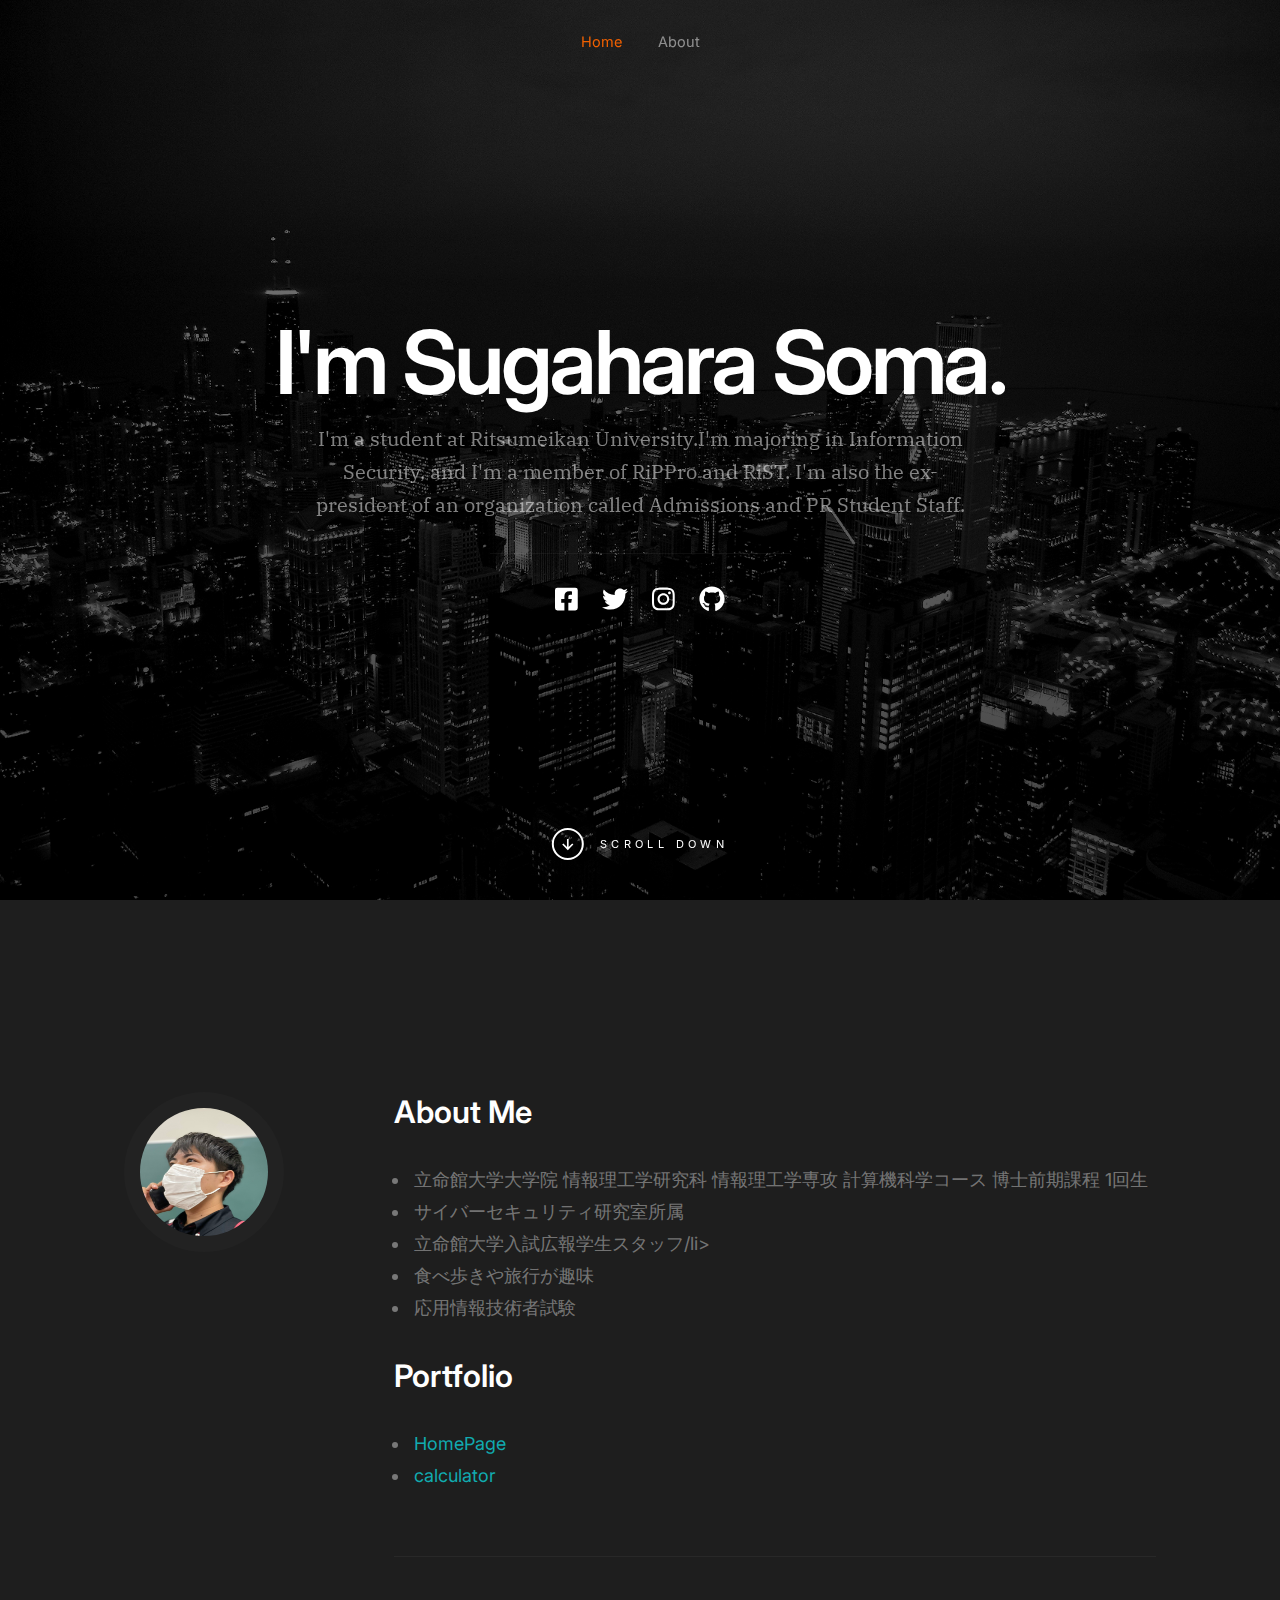
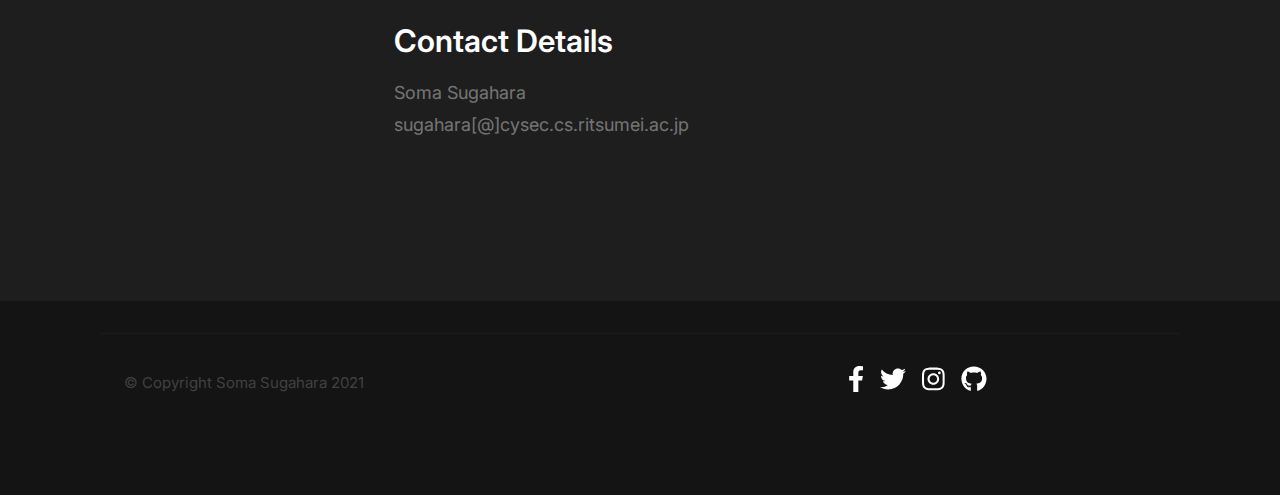
<file: index.html>
<!DOCTYPE html>
<html class="no-js" lang="en">

    <head>

        <!--- basic page needs
    ================================================== -->
        <meta charset="utf-8">
        <title>Soma Sugahara portfolio</title>
        <meta name="description" content="">
        <meta name="author" content="">

        <!-- mobile specific metas
    ================================================== -->
        <meta name="viewport" content="width=device-width, initial-scale=1">

        <!-- CSS
    ================================================== -->
        <link rel="stylesheet" href="css/styles.css">
        <link rel="stylesheet" href="css/vendor.css">

        <!-- script
    ================================================== -->
        <script defer src="js/vendor/fontawesome/all.min.js"></script>

        <!-- favicons
    ================================================== -->
        <link rel="apple-touch-icon" sizes="180x180" href="apple-touch-icon.png">
        <link rel="icon" type="image/png" sizes="32x32" href="favicon-32x32.png">
        <link rel="icon" type="image/png" sizes="16x16" href="favicon-16x16.png">
        <link rel="manifest" href="site.webmanifest">

    </head>


    <!-- このサイトはどっかのをめちゃくちゃパクってるだけなのでおかしいところが多数あります．ご了承ください． -->

    <body id="top" class="ss-preload">


        <!-- preloader
    ================================================== -->
        <div id="preloader">
            <div id="loader"></div>
        </div>


        <!-- header
    ================================================== -->
        <header class="s-header">
            <div class="row s-header__nav-wrap">
                <nav class="s-header__nav">
                    <ul>
                        <li class="current"><a class="smoothscroll" href="#hero">Home</a></li>
                        <li><a class="smoothscroll" href="#about">About</a></li>
                    </ul>
                </nav>
            </div> <!-- end row -->

            <a class="s-header__menu-toggle" href="#0" title="Menu">
                <span class="s-header__menu-icon"></span>
            </a>
        </header> <!-- end s-header -->


        <!-- hero
    ================================================== -->
        <section id="home" class="s-hero target-section">

            <div class="s-hero__bg rellax" data-rellax-speed="-7"></div>

            <div class="row s-hero__content">
                <div class="column">

                    <div class="s-hero__content-about">

                        <h1>I'm Sugahara Soma.</h1>

                        <h3>
                            I'm a student at Ritsumeikan University.I'm majoring in Information Security, and
                            I'm a member of RiPPro and RiST.
                            I'm also the ex-president of an organization called Admissions and PR Student Staff.
                        </h3>

                        <div class="s-hero__content-social">
                            <a href="https://www.facebook.com/profile.php?id=100034691776830"><i
                                    class="fab fa-facebook-square" aria-hidden="true"></i></a>
                            <a href="https://twitter.com/cork__0158"><i class="fab fa-twitter"
                                    aria-hidden="true"></i></a>
                            <a href="https://www.instagram.com/suga___1795/"><i class="fab fa-instagram"
                                    aria-hidden="true"></i></a>
                            <a href="https://github.com/Cork0158"><i class="fab fa-github" aria-hidden="true"></i></a>
                        </div>

                    </div> <!-- end s-hero__content-about -->

                </div>
            </div> <!-- s-hero__content -->

            <div class="s-hero__scroll">
                <a href="#about" class="s-hero__scroll-link smoothscroll">
                    <span class="scroll-arrow">
                        <svg xmlns="http://www.w3.org/2000/svg" width="24" height="24" viewBox="0 0 24 24"
                            style="fill:rgba(0, 0, 0, 1);transform:;-ms-filter:">
                            <path
                                d="M18.707 12.707L17.293 11.293 13 15.586 13 6 11 6 11 15.586 6.707 11.293 5.293 12.707 12 19.414z">
                            </path>
                        </svg>
                    </span>
                    <span class="scroll-text">Scroll Down</span>
                </a>
            </div> <!-- s-hero__scroll -->

        </section> <!-- end s-hero -->


        <!-- about
    ================================================== -->
        <section id="about" class="s-about target-section">

            <div class="row">
                <div class="column large-3 tab-12">
                    <img class="s-about__pic" src="images/avatars/soma-02.jpg" alt="">
                </div>
                <div class="column large-9 tab-12 s-about__content">
                    <h3>About Me</h3>
                    <p>
                        <ul>
                            <li>立命館大学大学院 情報理工学研究科 情報理工学専攻 計算機科学コース 博士前期課程 1回生</li>
                            <li>サイバーセキュリティ研究室所属</li>
                            <li>立命館大学入試広報学生スタッフ/li>
                            <li>食べ歩きや旅行が趣味</li>
                            <li>応用情報技術者試験</li>
                        </ul>
                    </p>
                    <h3>Portfolio</h3>
                    <p>
                        <ul>
                            <li><a href="https://cork0158.github.io/">HomePage</a></li>
                            <li><a href="https://cork0158.github.io/calapp.html">calculator</a></li>
                        </ul>
                    </p>

                    <hr>

                    <div class="row s-about__content-bottom">
                        <div class="column w-1000-stack">
                            <h3>Contact Details</h3>

                            <p>
                                Soma Sugahara <br>
                                <a>sugahara[@]cysec.cs.ritsumei.ac.jp</a>
                            </p>

                        </div>
                    </div>
                </div>
                
            </div> <!-- end row -->

        </section> <!-- end s-about -->


        <!-- footer
    ================================================== -->
        <footer class="s-footer">
            <div class="row">
                <div class="column large-4 medium-6 w-1000-stack s-footer__social-block">
                    <ul class="s-footer__social">
                        <li><a href="https://www.facebook.com/profile.php?id=100034691776830"><i
                                    class="fab fa-facebook-f" aria-hidden="true"></i></a></li>
                        <li><a href="https://twitter.com/cork__0158"><i class="fab fa-twitter"
                                    aria-hidden="true"></i></a></li>
                        <li><a href="https://www.instagram.com/suga___1795/"><i class="fab fa-instagram"
                                    aria-hidden="true"></i></a></li>
                        <li><a href="https://github.com/Cork0158"><i class="fab fa-github" aria-hidden="true"></i></a>
                        </li>
                    </ul>
                </div>

                <div class="column large-7 medium-6 w-1000-stack ss-copyright">
                    <span>© Copyright Soma Sugahara 2021</span>
                </div>
            </div>

            <div class="ss-go-top">
                <a class="smoothscroll" title="Back to Top" href="#top">
                    <svg xmlns="http://www.w3.org/2000/svg" viewBox="0 0 24 24">
                        <path d="M6 4h12v2H6zm5 10v6h2v-6h5l-6-6-6 6z" />
                    </svg>
                </a>
            </div> <!-- end ss-go-top -->
        </footer>


        <!-- Java Script
    ================================================== -->
        <script src="js/plugins.js"></script>
        <script src="js/main.js"></script>

    </body>

</html>
</file>
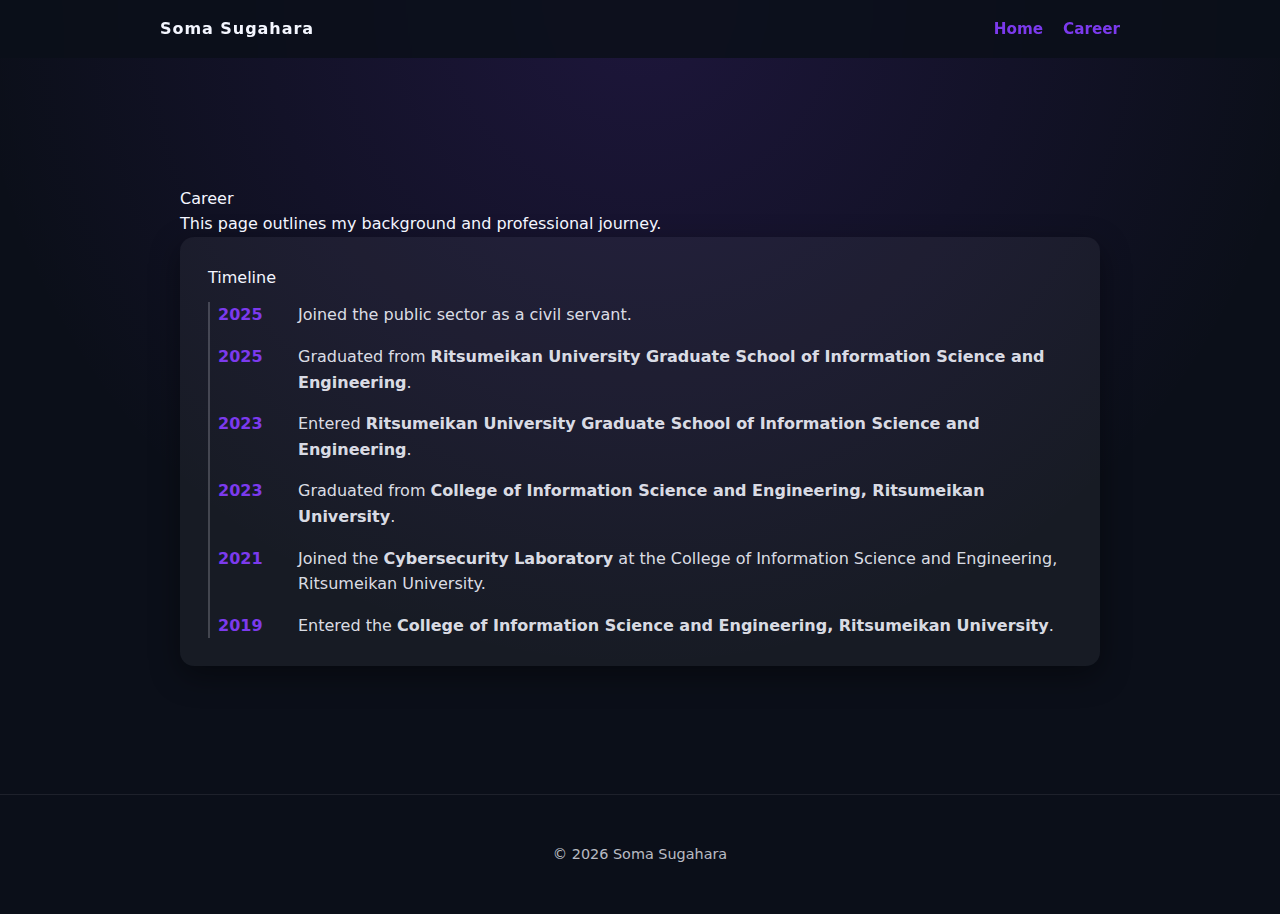
<file: career/index.html>
<!DOCTYPE html><html class="no-js" lang="en"> <head><meta charset="utf-8"><title>Career</title><meta name="viewport" content="width=device-width, initial-scale=1"><meta name="referrer" content="strict-origin-when-cross-origin"><!-- Content Security Policy (basic static site configuration) --><!--
      In development, Vite/React injects styles and hydration scripts inline, so we allow
      'unsafe-inline' for both styles and scripts. For production, this is still relatively
      safe for a static personal site, but you may tighten CSP with nonces if needed.
    --><meta http-equiv="Content-Security-Policy" content="default-src 'self'; frame-ancestors 'none'; script-src 'self' 'unsafe-inline'; style-src 'self' 'unsafe-inline' https://fonts.googleapis.com; font-src 'self' https://fonts.gstatic.com; img-src 'self' data: https://images.unsplash.com; connect-src 'self';"><!-- Google Fonts: Noto Sans JP --><link rel="preconnect" href="https://fonts.googleapis.com"><link rel="preconnect" href="https://fonts.gstatic.com" crossorigin><link href="https://fonts.googleapis.com/css2?family=Noto+Sans+JP:wght@300;400;500;700&display=swap" rel="stylesheet"><link rel="stylesheet" href="/_astro/career.BYy-MYFJ.css"></head> <body id="top" class="ss-preload">  <header> <nav> <div class="brand">Soma Sugahara</div> <ul> <li><a href="/">Home</a></li> <li><a href="/career">Career</a></li> </ul> </nav> </header> <main> <section class="section"> <h1>Career</h1> <p>This page outlines my background and professional journey.</p> <div class="card"> <h3>Timeline</h3> <div class="timeline"> <div class="timeline__item"> <div class="timeline__date">2025</div> <div class="timeline__detail">
Joined the public sector as a civil servant.
</div> </div> <div class="timeline__item"> <div class="timeline__date">2025</div> <div class="timeline__detail">
Graduated from <strong>Ritsumeikan University Graduate School of Information Science and Engineering</strong>.
</div> </div> <div class="timeline__item"> <div class="timeline__date">2023</div> <div class="timeline__detail">
Entered <strong>Ritsumeikan University Graduate School of Information Science and Engineering</strong>.
</div> </div> <div class="timeline__item"> <div class="timeline__date">2023</div> <div class="timeline__detail">
Graduated from <strong>College of Information Science and Engineering, Ritsumeikan University</strong>.
</div> </div> <div class="timeline__item"> <div class="timeline__date">2021</div> <div class="timeline__detail">
Joined the <strong>Cybersecurity Laboratory</strong> at the College of Information Science and Engineering, Ritsumeikan University.
</div> </div> <div class="timeline__item"> <div class="timeline__date">2019</div> <div class="timeline__detail">
Entered the <strong>College of Information Science and Engineering, Ritsumeikan University</strong>.
</div> </div> </div> </div> </section> </main> <footer class="footer"> <p>© 2026 Soma Sugahara</p> </footer>  </body></html>
</file>
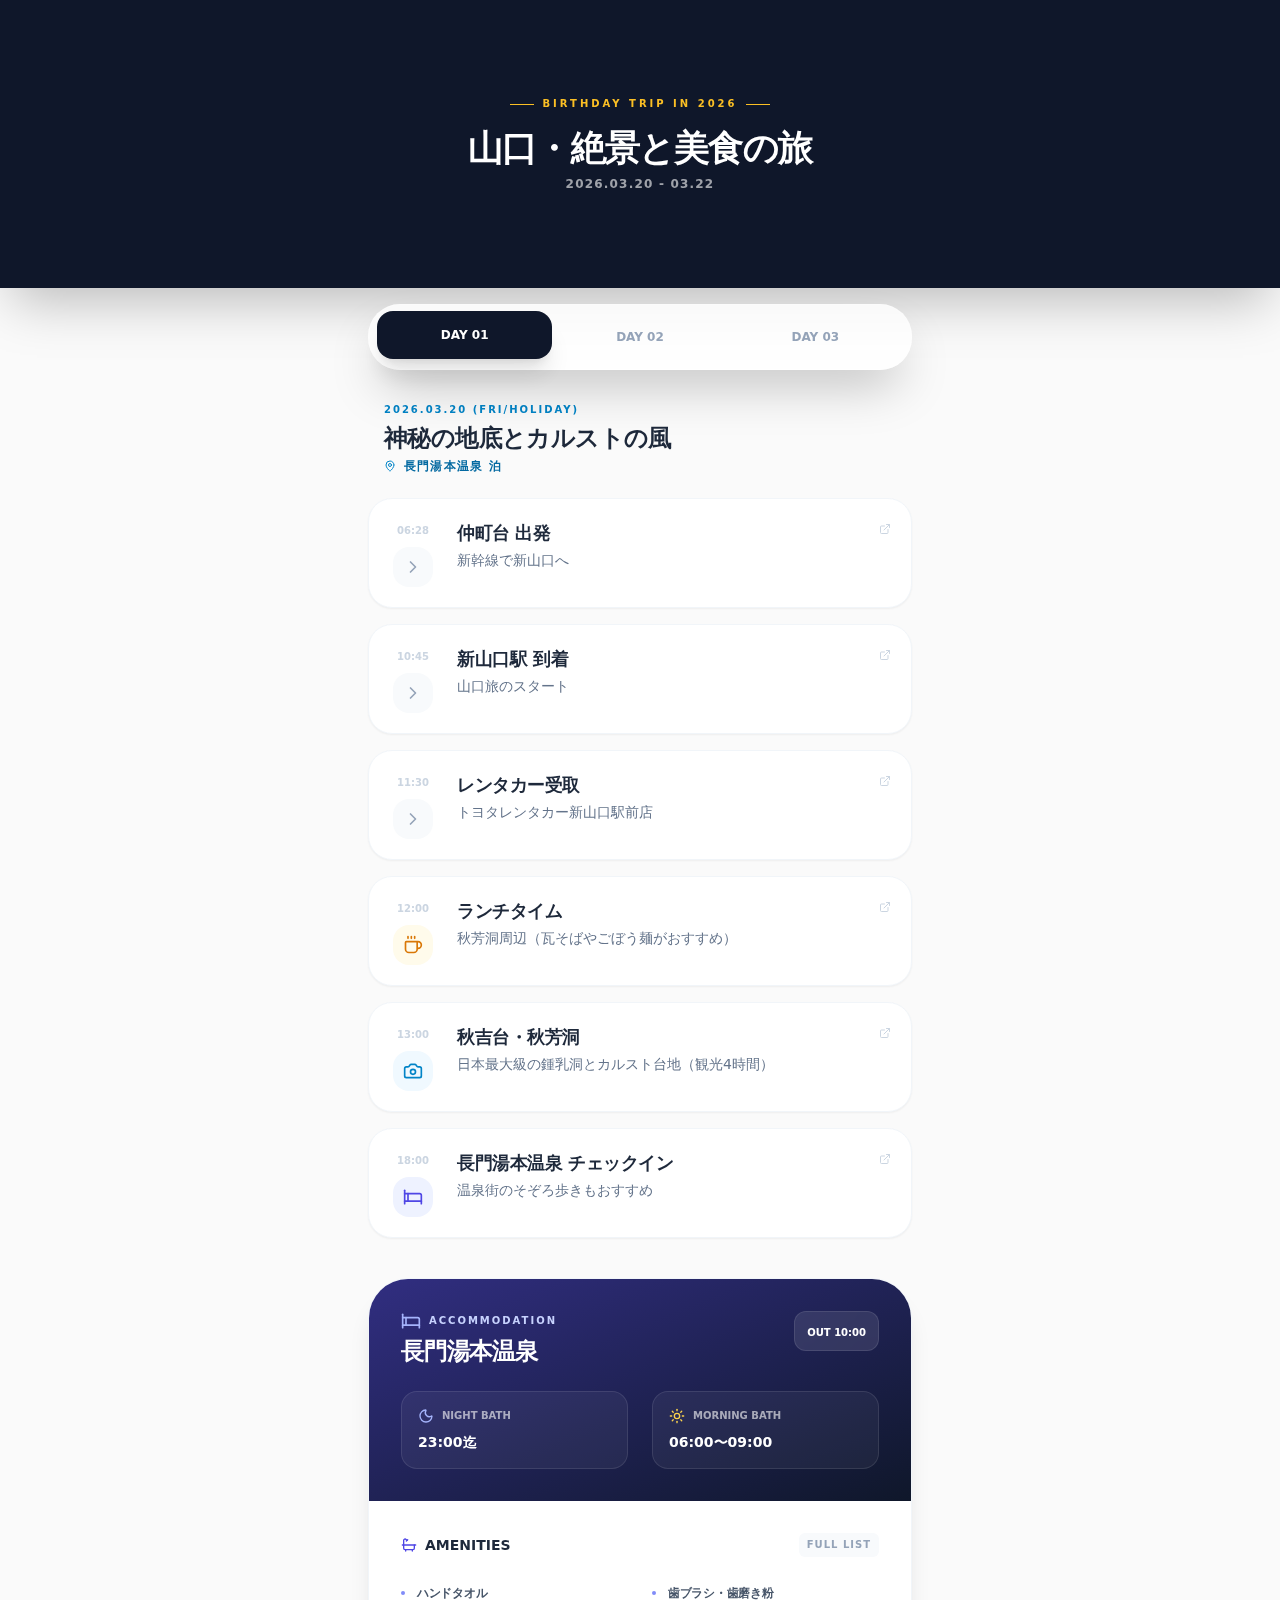
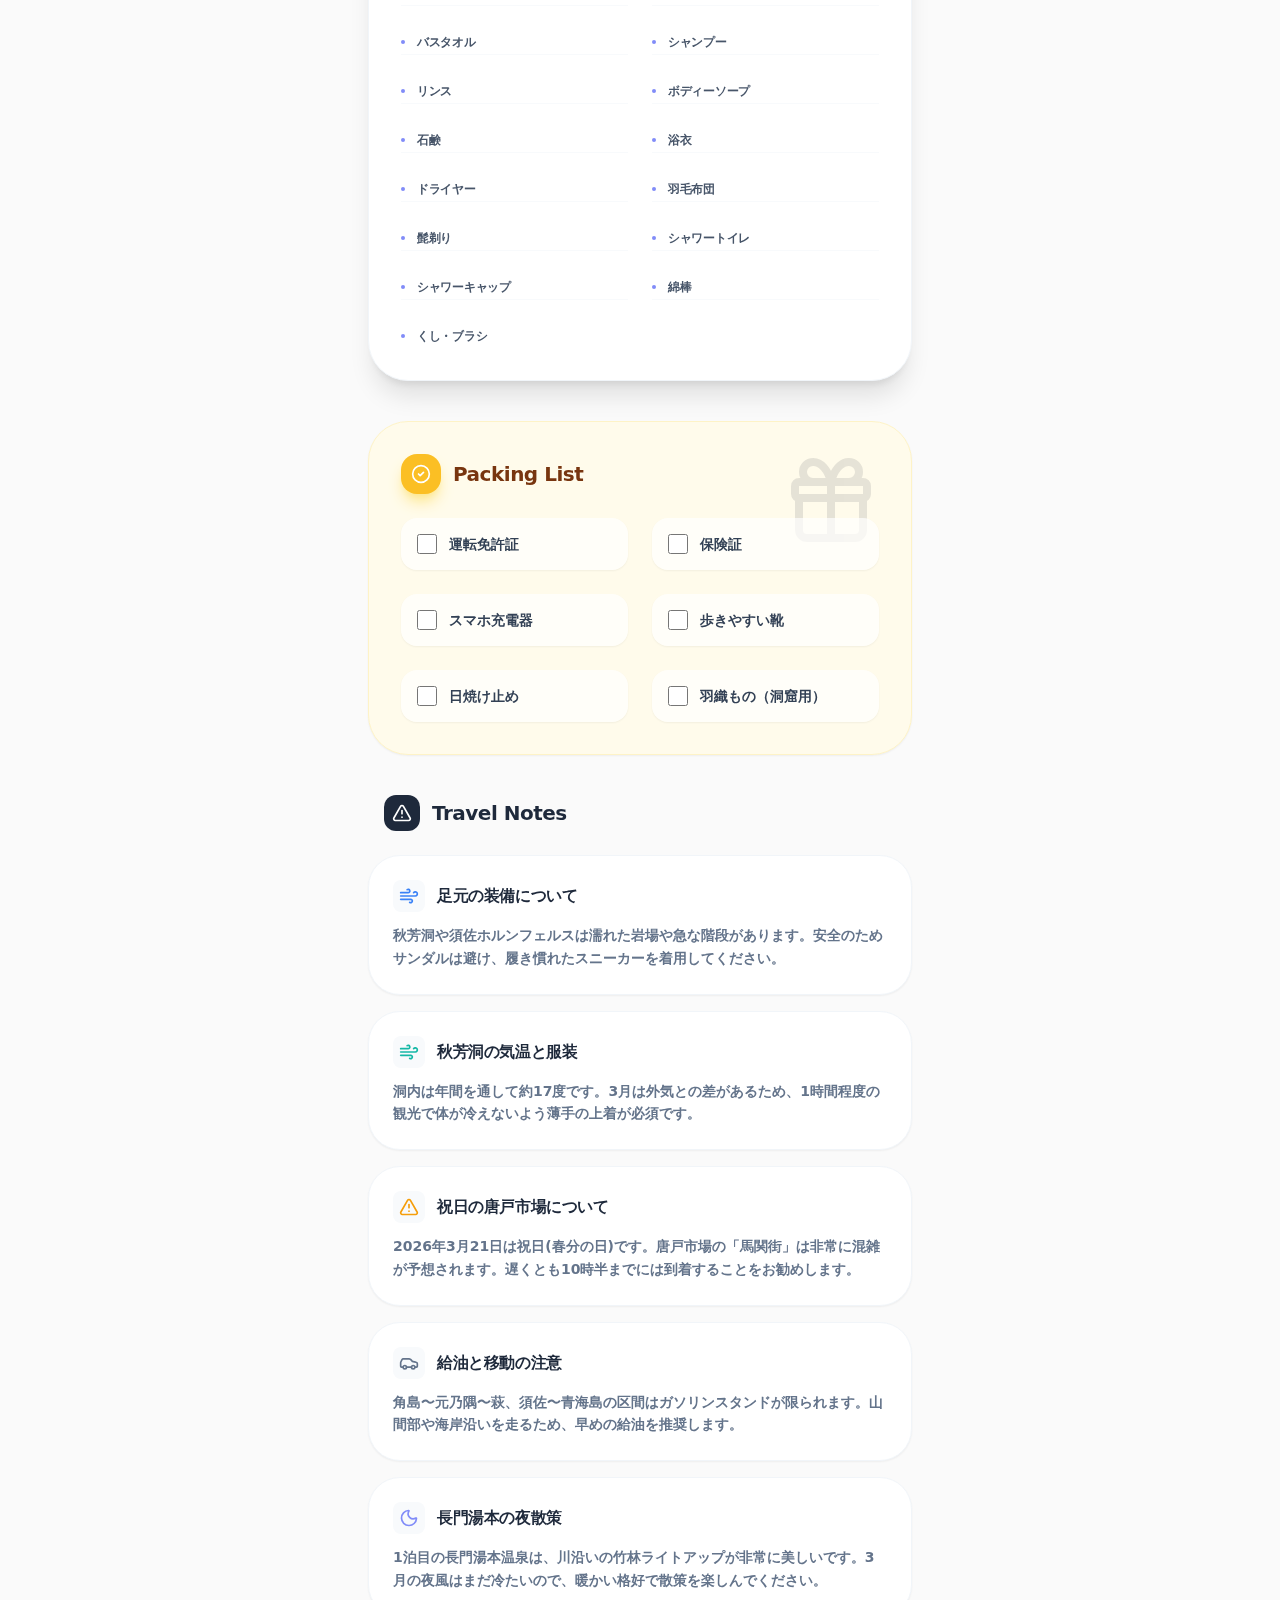
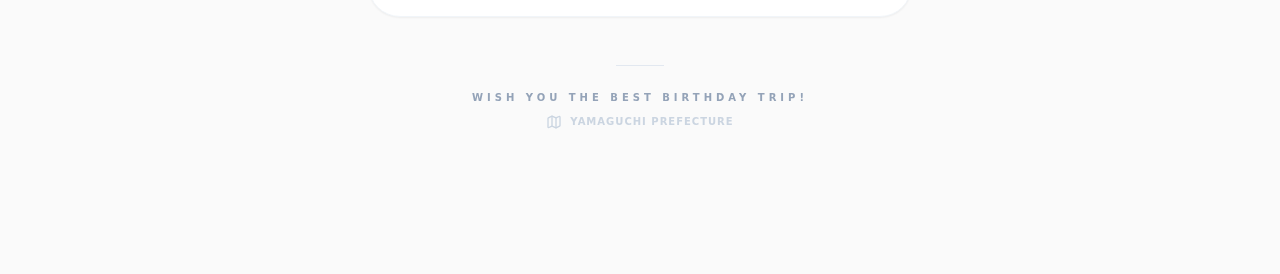
<file: trip/index.html>
<!DOCTYPE html><html class="no-js" lang="en"> <head><meta charset="utf-8"><title>Yamaguchi Trip</title><meta name="viewport" content="width=device-width, initial-scale=1"><meta name="referrer" content="strict-origin-when-cross-origin"><!-- Content Security Policy (basic static site configuration) --><!--
      In development, Vite/React injects styles and hydration scripts inline, so we allow
      'unsafe-inline' for both styles and scripts. For production, this is still relatively
      safe for a static personal site, but you may tighten CSP with nonces if needed.
    --><meta http-equiv="Content-Security-Policy" content="default-src 'self'; frame-ancestors 'none'; script-src 'self' 'unsafe-inline'; style-src 'self' 'unsafe-inline' https://fonts.googleapis.com; font-src 'self' https://fonts.gstatic.com; img-src 'self' data: https://images.unsplash.com; connect-src 'self';"><!-- Google Fonts: Noto Sans JP --><link rel="preconnect" href="https://fonts.googleapis.com"><link rel="preconnect" href="https://fonts.gstatic.com" crossorigin><link href="https://fonts.googleapis.com/css2?family=Noto+Sans+JP:wght@300;400;500;700&display=swap" rel="stylesheet"><link rel="stylesheet" href="/_astro/career.BYy-MYFJ.css"></head> <body id="top" class="ss-preload">  <style>astro-island,astro-slot,astro-static-slot{display:contents}</style><script>(()=>{var e=async t=>{await(await t())()};(self.Astro||(self.Astro={})).load=e;window.dispatchEvent(new Event("astro:load"));})();</script><script>(()=>{var A=Object.defineProperty;var g=(i,o,a)=>o in i?A(i,o,{enumerable:!0,configurable:!0,writable:!0,value:a}):i[o]=a;var d=(i,o,a)=>g(i,typeof o!="symbol"?o+"":o,a);{let i={0:t=>m(t),1:t=>a(t),2:t=>new RegExp(t),3:t=>new Date(t),4:t=>new Map(a(t)),5:t=>new Set(a(t)),6:t=>BigInt(t),7:t=>new URL(t),8:t=>new Uint8Array(t),9:t=>new Uint16Array(t),10:t=>new Uint32Array(t),11:t=>1/0*t},o=t=>{let[l,e]=t;return l in i?i[l](e):void 0},a=t=>t.map(o),m=t=>typeof t!="object"||t===null?t:Object.fromEntries(Object.entries(t).map(([l,e])=>[l,o(e)]));class y extends HTMLElement{constructor(){super(...arguments);d(this,"Component");d(this,"hydrator");d(this,"hydrate",async()=>{var b;if(!this.hydrator||!this.isConnected)return;let e=(b=this.parentElement)==null?void 0:b.closest("astro-island[ssr]");if(e){e.addEventListener("astro:hydrate",this.hydrate,{once:!0});return}let c=this.querySelectorAll("astro-slot"),n={},h=this.querySelectorAll("template[data-astro-template]");for(let r of h){let s=r.closest(this.tagName);s!=null&&s.isSameNode(this)&&(n[r.getAttribute("data-astro-template")||"default"]=r.innerHTML,r.remove())}for(let r of c){let s=r.closest(this.tagName);s!=null&&s.isSameNode(this)&&(n[r.getAttribute("name")||"default"]=r.innerHTML)}let p;try{p=this.hasAttribute("props")?m(JSON.parse(this.getAttribute("props"))):{}}catch(r){let s=this.getAttribute("component-url")||"<unknown>",v=this.getAttribute("component-export");throw v&&(s+=` (export ${v})`),console.error(`[hydrate] Error parsing props for component ${s}`,this.getAttribute("props"),r),r}let u;await this.hydrator(this)(this.Component,p,n,{client:this.getAttribute("client")}),this.removeAttribute("ssr"),this.dispatchEvent(new CustomEvent("astro:hydrate"))});d(this,"unmount",()=>{this.isConnected||this.dispatchEvent(new CustomEvent("astro:unmount"))})}disconnectedCallback(){document.removeEventListener("astro:after-swap",this.unmount),document.addEventListener("astro:after-swap",this.unmount,{once:!0})}connectedCallback(){if(!this.hasAttribute("await-children")||document.readyState==="interactive"||document.readyState==="complete")this.childrenConnectedCallback();else{let e=()=>{document.removeEventListener("DOMContentLoaded",e),c.disconnect(),this.childrenConnectedCallback()},c=new MutationObserver(()=>{var n;((n=this.lastChild)==null?void 0:n.nodeType)===Node.COMMENT_NODE&&this.lastChild.nodeValue==="astro:end"&&(this.lastChild.remove(),e())});c.observe(this,{childList:!0}),document.addEventListener("DOMContentLoaded",e)}}async childrenConnectedCallback(){let e=this.getAttribute("before-hydration-url");e&&await import(e),this.start()}async start(){let e=JSON.parse(this.getAttribute("opts")),c=this.getAttribute("client");if(Astro[c]===void 0){window.addEventListener(`astro:${c}`,()=>this.start(),{once:!0});return}try{await Astro[c](async()=>{let n=this.getAttribute("renderer-url"),[h,{default:p}]=await Promise.all([import(this.getAttribute("component-url")),n?import(n):()=>()=>{}]),u=this.getAttribute("component-export")||"default";if(!u.includes("."))this.Component=h[u];else{this.Component=h;for(let f of u.split("."))this.Component=this.Component[f]}return this.hydrator=p,this.hydrate},e,this)}catch(n){console.error(`[astro-island] Error hydrating ${this.getAttribute("component-url")}`,n)}}attributeChangedCallback(){this.hydrate()}}d(y,"observedAttributes",["props"]),customElements.get("astro-island")||customElements.define("astro-island",y)}})();</script><astro-island uid="Z1lRdrm" prefix="r1" component-url="/_astro/TripPage.3ikxPnCf.js" component-export="default" renderer-url="/_astro/client.Dc9Vh3na.js" props="{}" ssr client="load" opts="{&quot;name&quot;:&quot;TripPage&quot;,&quot;value&quot;:true}" await-children><div class="min-h-screen bg-neutral-50 font-sans text-slate-900 pb-20"><header class="relative h-72 bg-slate-900 overflow-hidden shadow-2xl"><div class="absolute inset-0 bg-[url(&#x27;https://images.unsplash.com/photo-1493246507139-91e8bef99c17?auto=format&amp;fit=crop&amp;q=80&#x27;)] bg-cover bg-center opacity-50"></div><div class="absolute inset-0 bg-gradient-to-t from-slate-900 via-slate-900/40 to-transparent"></div><div class="relative h-full flex flex-col items-center justify-center text-center px-6"><div class="flex items-center gap-2 mb-4"><div class="h-[1px] w-6 bg-amber-400"></div><span class="text-amber-400 text-[10px] font-black tracking-[0.3em] uppercase">Birthday Trip in 2026</span><div class="h-[1px] w-6 bg-amber-400"></div></div><h1 class="text-4xl font-black text-white mb-2 tracking-tighter">山口・絶景と美食の旅</h1><p class="text-white/60 text-xs font-bold tracking-widest uppercase">2026.03.20 - 03.22</p></div></header><main class="max-w-xl mx-auto px-4 -mt-12 relative z-20"><nav class="bg-white/80 backdrop-blur-md rounded-[2rem] shadow-2xl p-2 flex mb-8 border border-white/20"><button class="flex-1 py-4 text-xs font-black rounded-2xl transition-all duration-500 bg-slate-900 text-white shadow-xl translate-y-[-2px]">DAY 0<!-- -->1</button><button class="flex-1 py-4 text-xs font-black rounded-2xl transition-all duration-500 text-slate-400 hover:text-slate-600">DAY 0<!-- -->2</button><button class="flex-1 py-4 text-xs font-black rounded-2xl transition-all duration-500 text-slate-400 hover:text-slate-600">DAY 0<!-- -->3</button></nav><div class="mb-6 px-4 flex justify-between items-center"><div><span class="text-[10px] font-black text-sky-600 tracking-[0.2em] mb-1 block uppercase">2026.03.20 (Fri/Holiday)</span><h2 class="text-2xl font-black text-slate-800 tracking-tight">神秘の地底とカルストの風</h2><div class="flex items-center gap-2 mt-1"><svg xmlns="http://www.w3.org/2000/svg" width="24" height="24" viewBox="0 0 24 24" fill="none" stroke="currentColor" stroke-width="2" stroke-linecap="round" stroke-linejoin="round" class="lucide lucide-map-pin w-3 h-3 text-sky-600" aria-hidden="true"><path d="M20 10c0 4.993-5.539 10.193-7.399 11.799a1 1 0 0 1-1.202 0C9.539 20.193 4 14.993 4 10a8 8 0 0 1 16 0"></path><circle cx="12" cy="10" r="3"></circle></svg><span class="text-xs font-bold text-sky-700 uppercase tracking-widest">長門湯本温泉 泊</span></div></div></div><section class="space-y-4 mb-10"><a href="https://www.google.com/maps/search/?api=1&amp;query=%E6%96%B0%E5%B1%B1%E5%8F%A3%E9%A7%85" target="_blank" rel="noopener noreferrer" class="group bg-white rounded-3xl p-5 shadow-sm border border-slate-100 flex gap-5 transition-all hover:border-sky-100 hover:shadow-md active:scale-95 block"><div class="flex flex-col items-center w-12 pt-1"><span class="text-[10px] font-black text-slate-300 mb-2 uppercase">06:28</span><div class="w-10 h-10 rounded-2xl flex items-center justify-center transition-colors bg-slate-50 text-slate-400"><svg xmlns="http://www.w3.org/2000/svg" width="24" height="24" viewBox="0 0 24 24" fill="none" stroke="currentColor" stroke-width="2" stroke-linecap="round" stroke-linejoin="round" class="lucide lucide-chevron-right w-5 h-5" aria-hidden="true"><path d="m9 18 6-6-6-6"></path></svg></div></div><div class="flex-1"><div class="flex justify-between items-start"><h3 class="font-bold text-slate-800 text-lg tracking-tight group-hover:text-sky-700 transition-colors">仲町台 出発</h3><svg xmlns="http://www.w3.org/2000/svg" width="24" height="24" viewBox="0 0 24 24" fill="none" stroke="currentColor" stroke-width="2" stroke-linecap="round" stroke-linejoin="round" class="lucide lucide-external-link w-3 h-3 text-slate-300 mt-1" aria-hidden="true"><path d="M15 3h6v6"></path><path d="M10 14 21 3"></path><path d="M18 13v6a2 2 0 0 1-2 2H5a2 2 0 0 1-2-2V8a2 2 0 0 1 2-2h6"></path></svg></div><p class="text-sm text-slate-500 mt-0.5 leading-relaxed">新幹線で新山口へ</p></div></a><a href="https://www.google.com/maps/search/?api=1&amp;query=%E6%96%B0%E5%B1%B1%E5%8F%A3%E9%A7%85" target="_blank" rel="noopener noreferrer" class="group bg-white rounded-3xl p-5 shadow-sm border border-slate-100 flex gap-5 transition-all hover:border-sky-100 hover:shadow-md active:scale-95 block"><div class="flex flex-col items-center w-12 pt-1"><span class="text-[10px] font-black text-slate-300 mb-2 uppercase">10:45</span><div class="w-10 h-10 rounded-2xl flex items-center justify-center transition-colors bg-slate-50 text-slate-400"><svg xmlns="http://www.w3.org/2000/svg" width="24" height="24" viewBox="0 0 24 24" fill="none" stroke="currentColor" stroke-width="2" stroke-linecap="round" stroke-linejoin="round" class="lucide lucide-chevron-right w-5 h-5" aria-hidden="true"><path d="m9 18 6-6-6-6"></path></svg></div></div><div class="flex-1"><div class="flex justify-between items-start"><h3 class="font-bold text-slate-800 text-lg tracking-tight group-hover:text-sky-700 transition-colors">新山口駅 到着</h3><svg xmlns="http://www.w3.org/2000/svg" width="24" height="24" viewBox="0 0 24 24" fill="none" stroke="currentColor" stroke-width="2" stroke-linecap="round" stroke-linejoin="round" class="lucide lucide-external-link w-3 h-3 text-slate-300 mt-1" aria-hidden="true"><path d="M15 3h6v6"></path><path d="M10 14 21 3"></path><path d="M18 13v6a2 2 0 0 1-2 2H5a2 2 0 0 1-2-2V8a2 2 0 0 1 2-2h6"></path></svg></div><p class="text-sm text-slate-500 mt-0.5 leading-relaxed">山口旅のスタート</p></div></a><a href="https://www.google.com/maps/search/?api=1&amp;query=%E3%83%88%E3%83%A8%E3%82%BF%E3%83%AC%E3%83%B3%E3%82%BF%E3%82%AB%E3%83%BC%E6%96%B0%E5%B1%B1%E5%8F%A3%E9%A7%85%E5%89%8D%E5%BA%97" target="_blank" rel="noopener noreferrer" class="group bg-white rounded-3xl p-5 shadow-sm border border-slate-100 flex gap-5 transition-all hover:border-sky-100 hover:shadow-md active:scale-95 block"><div class="flex flex-col items-center w-12 pt-1"><span class="text-[10px] font-black text-slate-300 mb-2 uppercase">11:30</span><div class="w-10 h-10 rounded-2xl flex items-center justify-center transition-colors bg-slate-50 text-slate-400"><svg xmlns="http://www.w3.org/2000/svg" width="24" height="24" viewBox="0 0 24 24" fill="none" stroke="currentColor" stroke-width="2" stroke-linecap="round" stroke-linejoin="round" class="lucide lucide-chevron-right w-5 h-5" aria-hidden="true"><path d="m9 18 6-6-6-6"></path></svg></div></div><div class="flex-1"><div class="flex justify-between items-start"><h3 class="font-bold text-slate-800 text-lg tracking-tight group-hover:text-sky-700 transition-colors">レンタカー受取</h3><svg xmlns="http://www.w3.org/2000/svg" width="24" height="24" viewBox="0 0 24 24" fill="none" stroke="currentColor" stroke-width="2" stroke-linecap="round" stroke-linejoin="round" class="lucide lucide-external-link w-3 h-3 text-slate-300 mt-1" aria-hidden="true"><path d="M15 3h6v6"></path><path d="M10 14 21 3"></path><path d="M18 13v6a2 2 0 0 1-2 2H5a2 2 0 0 1-2-2V8a2 2 0 0 1 2-2h6"></path></svg></div><p class="text-sm text-slate-500 mt-0.5 leading-relaxed">トヨタレンタカー新山口駅前店</p></div></a><a href="https://www.google.com/maps/search/?api=1&amp;query=%E7%A7%8B%E8%8A%B3%E6%B4%9E%20%E9%A3%B2%E9%A3%9F%E5%BA%97" target="_blank" rel="noopener noreferrer" class="group bg-white rounded-3xl p-5 shadow-sm border border-slate-100 flex gap-5 transition-all hover:border-sky-100 hover:shadow-md active:scale-95 block"><div class="flex flex-col items-center w-12 pt-1"><span class="text-[10px] font-black text-slate-300 mb-2 uppercase">12:00</span><div class="w-10 h-10 rounded-2xl flex items-center justify-center transition-colors bg-amber-50 text-amber-600"><svg xmlns="http://www.w3.org/2000/svg" width="24" height="24" viewBox="0 0 24 24" fill="none" stroke="currentColor" stroke-width="2" stroke-linecap="round" stroke-linejoin="round" class="lucide lucide-coffee w-5 h-5" aria-hidden="true"><path d="M10 2v2"></path><path d="M14 2v2"></path><path d="M16 8a1 1 0 0 1 1 1v8a4 4 0 0 1-4 4H7a4 4 0 0 1-4-4V9a1 1 0 0 1 1-1h14a4 4 0 1 1 0 8h-1"></path><path d="M6 2v2"></path></svg></div></div><div class="flex-1"><div class="flex justify-between items-start"><h3 class="font-bold text-slate-800 text-lg tracking-tight group-hover:text-sky-700 transition-colors">ランチタイム</h3><svg xmlns="http://www.w3.org/2000/svg" width="24" height="24" viewBox="0 0 24 24" fill="none" stroke="currentColor" stroke-width="2" stroke-linecap="round" stroke-linejoin="round" class="lucide lucide-external-link w-3 h-3 text-slate-300 mt-1" aria-hidden="true"><path d="M15 3h6v6"></path><path d="M10 14 21 3"></path><path d="M18 13v6a2 2 0 0 1-2 2H5a2 2 0 0 1-2-2V8a2 2 0 0 1 2-2h6"></path></svg></div><p class="text-sm text-slate-500 mt-0.5 leading-relaxed">秋芳洞周辺（瓦そばやごぼう麺がおすすめ）</p></div></a><a href="https://www.google.com/maps/search/?api=1&amp;query=%E7%A7%8B%E8%8A%B3%E6%B4%9E" target="_blank" rel="noopener noreferrer" class="group bg-white rounded-3xl p-5 shadow-sm border border-slate-100 flex gap-5 transition-all hover:border-sky-100 hover:shadow-md active:scale-95 block"><div class="flex flex-col items-center w-12 pt-1"><span class="text-[10px] font-black text-slate-300 mb-2 uppercase">13:00</span><div class="w-10 h-10 rounded-2xl flex items-center justify-center transition-colors bg-sky-50 text-sky-600"><svg xmlns="http://www.w3.org/2000/svg" width="24" height="24" viewBox="0 0 24 24" fill="none" stroke="currentColor" stroke-width="2" stroke-linecap="round" stroke-linejoin="round" class="lucide lucide-camera w-5 h-5" aria-hidden="true"><path d="M13.997 4a2 2 0 0 1 1.76 1.05l.486.9A2 2 0 0 0 18.003 7H20a2 2 0 0 1 2 2v9a2 2 0 0 1-2 2H4a2 2 0 0 1-2-2V9a2 2 0 0 1 2-2h1.997a2 2 0 0 0 1.759-1.048l.489-.904A2 2 0 0 1 10.004 4z"></path><circle cx="12" cy="13" r="3"></circle></svg></div></div><div class="flex-1"><div class="flex justify-between items-start"><h3 class="font-bold text-slate-800 text-lg tracking-tight group-hover:text-sky-700 transition-colors">秋吉台・秋芳洞</h3><svg xmlns="http://www.w3.org/2000/svg" width="24" height="24" viewBox="0 0 24 24" fill="none" stroke="currentColor" stroke-width="2" stroke-linecap="round" stroke-linejoin="round" class="lucide lucide-external-link w-3 h-3 text-slate-300 mt-1" aria-hidden="true"><path d="M15 3h6v6"></path><path d="M10 14 21 3"></path><path d="M18 13v6a2 2 0 0 1-2 2H5a2 2 0 0 1-2-2V8a2 2 0 0 1 2-2h6"></path></svg></div><p class="text-sm text-slate-500 mt-0.5 leading-relaxed">日本最大級の鍾乳洞とカルスト台地（観光4時間）</p></div></a><a href="https://www.google.com/maps/search/?api=1&amp;query=%E9%95%B7%E9%96%80%E6%B9%AF%E6%9C%AC%E6%B8%A9%E6%B3%89" target="_blank" rel="noopener noreferrer" class="group bg-white rounded-3xl p-5 shadow-sm border border-slate-100 flex gap-5 transition-all hover:border-sky-100 hover:shadow-md active:scale-95 block"><div class="flex flex-col items-center w-12 pt-1"><span class="text-[10px] font-black text-slate-300 mb-2 uppercase">18:00</span><div class="w-10 h-10 rounded-2xl flex items-center justify-center transition-colors bg-indigo-50 text-indigo-600"><svg xmlns="http://www.w3.org/2000/svg" width="24" height="24" viewBox="0 0 24 24" fill="none" stroke="currentColor" stroke-width="2" stroke-linecap="round" stroke-linejoin="round" class="lucide lucide-bed w-5 h-5" aria-hidden="true"><path d="M2 4v16"></path><path d="M2 8h18a2 2 0 0 1 2 2v10"></path><path d="M2 17h20"></path><path d="M6 8v9"></path></svg></div></div><div class="flex-1"><div class="flex justify-between items-start"><h3 class="font-bold text-slate-800 text-lg tracking-tight group-hover:text-sky-700 transition-colors">長門湯本温泉 チェックイン</h3><svg xmlns="http://www.w3.org/2000/svg" width="24" height="24" viewBox="0 0 24 24" fill="none" stroke="currentColor" stroke-width="2" stroke-linecap="round" stroke-linejoin="round" class="lucide lucide-external-link w-3 h-3 text-slate-300 mt-1" aria-hidden="true"><path d="M15 3h6v6"></path><path d="M10 14 21 3"></path><path d="M18 13v6a2 2 0 0 1-2 2H5a2 2 0 0 1-2-2V8a2 2 0 0 1 2-2h6"></path></svg></div><p class="text-sm text-slate-500 mt-0.5 leading-relaxed">温泉街のそぞろ歩きもおすすめ</p></div></a></section><section class="bg-white rounded-[2.5rem] shadow-xl border border-slate-100 overflow-hidden mb-10"><div class="bg-gradient-to-br from-indigo-900 to-slate-900 p-8 text-white"><div class="flex justify-between items-start mb-6"><div><div class="flex items-center gap-2 mb-1"><svg xmlns="http://www.w3.org/2000/svg" width="24" height="24" viewBox="0 0 24 24" fill="none" stroke="currentColor" stroke-width="2" stroke-linecap="round" stroke-linejoin="round" class="lucide lucide-bed w-5 h-5 text-indigo-300" aria-hidden="true"><path d="M2 4v16"></path><path d="M2 8h18a2 2 0 0 1 2 2v10"></path><path d="M2 17h20"></path><path d="M6 8v9"></path></svg><span class="text-[10px] font-black tracking-[0.2em] uppercase text-indigo-200">Accommodation</span></div><h3 class="text-2xl font-black tracking-tighter">長門湯本温泉</h3></div><div class="bg-white/10 backdrop-blur-md px-3 py-1.5 rounded-xl border border-white/10"><span class="text-[10px] font-bold">OUT 10:00</span></div></div><div class="grid grid-cols-2 gap-4"><div class="bg-white/5 rounded-2xl p-4 border border-white/10"><div class="flex items-center gap-2 mb-2"><svg xmlns="http://www.w3.org/2000/svg" width="24" height="24" viewBox="0 0 24 24" fill="none" stroke="currentColor" stroke-width="2" stroke-linecap="round" stroke-linejoin="round" class="lucide lucide-moon w-4 h-4 text-indigo-300" aria-hidden="true"><path d="M20.985 12.486a9 9 0 1 1-9.473-9.472c.405-.022.617.46.402.803a6 6 0 0 0 8.268 8.268c.344-.215.825-.004.803.401"></path></svg><span class="text-[10px] font-black uppercase opacity-60">Night Bath</span></div><p class="text-sm font-bold">23:00迄</p></div><div class="bg-white/5 rounded-2xl p-4 border border-white/10"><div class="flex items-center gap-2 mb-2"><svg xmlns="http://www.w3.org/2000/svg" width="24" height="24" viewBox="0 0 24 24" fill="none" stroke="currentColor" stroke-width="2" stroke-linecap="round" stroke-linejoin="round" class="lucide lucide-sun w-4 h-4 text-amber-300" aria-hidden="true"><circle cx="12" cy="12" r="4"></circle><path d="M12 2v2"></path><path d="M12 20v2"></path><path d="m4.93 4.93 1.41 1.41"></path><path d="m17.66 17.66 1.41 1.41"></path><path d="M2 12h2"></path><path d="M20 12h2"></path><path d="m6.34 17.66-1.41 1.41"></path><path d="m19.07 4.93-1.41 1.41"></path></svg><span class="text-[10px] font-black uppercase opacity-60">Morning Bath</span></div><p class="text-sm font-bold">06:00〜09:00</p></div></div></div><div class="p-8"><div class="flex items-center justify-between mb-6"><h4 class="text-sm font-black text-slate-800 flex items-center gap-2"><svg xmlns="http://www.w3.org/2000/svg" width="24" height="24" viewBox="0 0 24 24" fill="none" stroke="currentColor" stroke-width="2" stroke-linecap="round" stroke-linejoin="round" class="lucide lucide-bath w-4 h-4 text-indigo-600" aria-hidden="true"><path d="M10 4 8 6"></path><path d="M17 19v2"></path><path d="M2 12h20"></path><path d="M7 19v2"></path><path d="M9 5 7.621 3.621A2.121 2.121 0 0 0 4 5v12a2 2 0 0 0 2 2h12a2 2 0 0 0 2-2v-5"></path></svg>AMENITIES</h4><span class="text-[10px] font-bold text-slate-400 bg-slate-50 px-2 py-1 rounded-md uppercase tracking-widest">Full List</span></div><div class="grid grid-cols-2 gap-x-6 gap-y-3"><div class="flex items-center gap-3 py-1 group border-b border-slate-50 last:border-0"><div class="w-1 h-1 rounded-full bg-indigo-400 group-hover:scale-150 transition-transform"></div><span class="text-xs text-slate-600 font-bold tracking-tight">ハンドタオル</span></div><div class="flex items-center gap-3 py-1 group border-b border-slate-50 last:border-0"><div class="w-1 h-1 rounded-full bg-indigo-400 group-hover:scale-150 transition-transform"></div><span class="text-xs text-slate-600 font-bold tracking-tight">歯ブラシ・歯磨き粉</span></div><div class="flex items-center gap-3 py-1 group border-b border-slate-50 last:border-0"><div class="w-1 h-1 rounded-full bg-indigo-400 group-hover:scale-150 transition-transform"></div><span class="text-xs text-slate-600 font-bold tracking-tight">バスタオル</span></div><div class="flex items-center gap-3 py-1 group border-b border-slate-50 last:border-0"><div class="w-1 h-1 rounded-full bg-indigo-400 group-hover:scale-150 transition-transform"></div><span class="text-xs text-slate-600 font-bold tracking-tight">シャンプー</span></div><div class="flex items-center gap-3 py-1 group border-b border-slate-50 last:border-0"><div class="w-1 h-1 rounded-full bg-indigo-400 group-hover:scale-150 transition-transform"></div><span class="text-xs text-slate-600 font-bold tracking-tight">リンス</span></div><div class="flex items-center gap-3 py-1 group border-b border-slate-50 last:border-0"><div class="w-1 h-1 rounded-full bg-indigo-400 group-hover:scale-150 transition-transform"></div><span class="text-xs text-slate-600 font-bold tracking-tight">ボディーソープ</span></div><div class="flex items-center gap-3 py-1 group border-b border-slate-50 last:border-0"><div class="w-1 h-1 rounded-full bg-indigo-400 group-hover:scale-150 transition-transform"></div><span class="text-xs text-slate-600 font-bold tracking-tight">石鹸</span></div><div class="flex items-center gap-3 py-1 group border-b border-slate-50 last:border-0"><div class="w-1 h-1 rounded-full bg-indigo-400 group-hover:scale-150 transition-transform"></div><span class="text-xs text-slate-600 font-bold tracking-tight">浴衣</span></div><div class="flex items-center gap-3 py-1 group border-b border-slate-50 last:border-0"><div class="w-1 h-1 rounded-full bg-indigo-400 group-hover:scale-150 transition-transform"></div><span class="text-xs text-slate-600 font-bold tracking-tight">ドライヤー</span></div><div class="flex items-center gap-3 py-1 group border-b border-slate-50 last:border-0"><div class="w-1 h-1 rounded-full bg-indigo-400 group-hover:scale-150 transition-transform"></div><span class="text-xs text-slate-600 font-bold tracking-tight">羽毛布団</span></div><div class="flex items-center gap-3 py-1 group border-b border-slate-50 last:border-0"><div class="w-1 h-1 rounded-full bg-indigo-400 group-hover:scale-150 transition-transform"></div><span class="text-xs text-slate-600 font-bold tracking-tight">髭剃り</span></div><div class="flex items-center gap-3 py-1 group border-b border-slate-50 last:border-0"><div class="w-1 h-1 rounded-full bg-indigo-400 group-hover:scale-150 transition-transform"></div><span class="text-xs text-slate-600 font-bold tracking-tight">シャワートイレ</span></div><div class="flex items-center gap-3 py-1 group border-b border-slate-50 last:border-0"><div class="w-1 h-1 rounded-full bg-indigo-400 group-hover:scale-150 transition-transform"></div><span class="text-xs text-slate-600 font-bold tracking-tight">シャワーキャップ</span></div><div class="flex items-center gap-3 py-1 group border-b border-slate-50 last:border-0"><div class="w-1 h-1 rounded-full bg-indigo-400 group-hover:scale-150 transition-transform"></div><span class="text-xs text-slate-600 font-bold tracking-tight">綿棒</span></div><div class="flex items-center gap-3 py-1 group border-b border-slate-50 last:border-0"><div class="w-1 h-1 rounded-full bg-indigo-400 group-hover:scale-150 transition-transform"></div><span class="text-xs text-slate-600 font-bold tracking-tight">くし・ブラシ</span></div></div></div></section><section class="bg-amber-50 rounded-[2.5rem] p-8 border border-amber-100 mb-10 shadow-sm relative overflow-hidden"><div class="absolute top-0 right-0 p-8 opacity-10"><svg xmlns="http://www.w3.org/2000/svg" width="24" height="24" viewBox="0 0 24 24" fill="none" stroke="currentColor" stroke-width="2" stroke-linecap="round" stroke-linejoin="round" class="lucide lucide-gift w-24 h-24" aria-hidden="true"><path d="M12 7v14"></path><path d="M20 11v8a2 2 0 0 1-2 2H6a2 2 0 0 1-2-2v-8"></path><path d="M7.5 7a1 1 0 0 1 0-5A4.8 8 0 0 1 12 7a4.8 8 0 0 1 4.5-5 1 1 0 0 1 0 5"></path><rect x="3" y="7" width="18" height="4" rx="1"></rect></svg></div><div class="flex items-center gap-3 mb-6 relative z-10"><div class="p-2.5 bg-amber-400 rounded-2xl shadow-lg shadow-amber-200 text-white"><svg xmlns="http://www.w3.org/2000/svg" width="24" height="24" viewBox="0 0 24 24" fill="none" stroke="currentColor" stroke-width="2" stroke-linecap="round" stroke-linejoin="round" class="lucide lucide-circle-check w-5 h-5" aria-hidden="true"><circle cx="12" cy="12" r="10"></circle><path d="m9 12 2 2 4-4"></path></svg></div><h3 class="font-black text-amber-900 text-xl tracking-tight">Packing List</h3></div><div class="grid grid-cols-1 md:grid-cols-2 gap-3 relative z-10"><label class="flex items-center gap-3 bg-white/70 p-4 rounded-2xl cursor-pointer hover:bg-white transition-all shadow-sm group"><input type="checkbox" class="w-5 h-5 rounded-lg border-amber-200 text-amber-600 focus:ring-amber-500 transition-all"/><span class="text-sm font-bold transition-all text-slate-700">運転免許証</span></label><label class="flex items-center gap-3 bg-white/70 p-4 rounded-2xl cursor-pointer hover:bg-white transition-all shadow-sm group"><input type="checkbox" class="w-5 h-5 rounded-lg border-amber-200 text-amber-600 focus:ring-amber-500 transition-all"/><span class="text-sm font-bold transition-all text-slate-700">保険証</span></label><label class="flex items-center gap-3 bg-white/70 p-4 rounded-2xl cursor-pointer hover:bg-white transition-all shadow-sm group"><input type="checkbox" class="w-5 h-5 rounded-lg border-amber-200 text-amber-600 focus:ring-amber-500 transition-all"/><span class="text-sm font-bold transition-all text-slate-700">スマホ充電器</span></label><label class="flex items-center gap-3 bg-white/70 p-4 rounded-2xl cursor-pointer hover:bg-white transition-all shadow-sm group"><input type="checkbox" class="w-5 h-5 rounded-lg border-amber-200 text-amber-600 focus:ring-amber-500 transition-all"/><span class="text-sm font-bold transition-all text-slate-700">歩きやすい靴</span></label><label class="flex items-center gap-3 bg-white/70 p-4 rounded-2xl cursor-pointer hover:bg-white transition-all shadow-sm group"><input type="checkbox" class="w-5 h-5 rounded-lg border-amber-200 text-amber-600 focus:ring-amber-500 transition-all"/><span class="text-sm font-bold transition-all text-slate-700">日焼け止め</span></label><label class="flex items-center gap-3 bg-white/70 p-4 rounded-2xl cursor-pointer hover:bg-white transition-all shadow-sm group"><input type="checkbox" class="w-5 h-5 rounded-lg border-amber-200 text-amber-600 focus:ring-amber-500 transition-all"/><span class="text-sm font-bold transition-all text-slate-700">羽織もの（洞窟用）</span></label></div></section><section class="mb-12"><div class="flex items-center gap-3 mb-6 px-4"><div class="p-2 bg-slate-800 rounded-xl text-white"><svg xmlns="http://www.w3.org/2000/svg" width="24" height="24" viewBox="0 0 24 24" fill="none" stroke="currentColor" stroke-width="2" stroke-linecap="round" stroke-linejoin="round" class="lucide lucide-triangle-alert w-5 h-5" aria-hidden="true"><path d="m21.73 18-8-14a2 2 0 0 0-3.48 0l-8 14A2 2 0 0 0 4 21h16a2 2 0 0 0 1.73-3"></path><path d="M12 9v4"></path><path d="M12 17h.01"></path></svg></div><h3 class="font-black text-slate-800 text-xl tracking-tight">Travel Notes</h3></div><div class="space-y-4"><div class="bg-white rounded-[2rem] p-6 border border-slate-100 shadow-sm hover:shadow-md transition-shadow"><div class="flex items-center gap-3 mb-3"><div class="p-1.5 bg-slate-50 rounded-lg"><svg xmlns="http://www.w3.org/2000/svg" width="24" height="24" viewBox="0 0 24 24" fill="none" stroke="currentColor" stroke-width="2" stroke-linecap="round" stroke-linejoin="round" class="lucide lucide-wind w-5 h-5 text-blue-500" aria-hidden="true"><path d="M12.8 19.6A2 2 0 1 0 14 16H2"></path><path d="M17.5 8a2.5 2.5 0 1 1 2 4H2"></path><path d="M9.8 4.4A2 2 0 1 1 11 8H2"></path></svg></div><h4 class="font-black text-slate-800 tracking-tight">足元の装備について</h4></div><p class="text-sm text-slate-500 leading-relaxed font-bold">秋芳洞や須佐ホルンフェルスは濡れた岩場や急な階段があります。安全のためサンダルは避け、履き慣れたスニーカーを着用してください。</p></div><div class="bg-white rounded-[2rem] p-6 border border-slate-100 shadow-sm hover:shadow-md transition-shadow"><div class="flex items-center gap-3 mb-3"><div class="p-1.5 bg-slate-50 rounded-lg"><svg xmlns="http://www.w3.org/2000/svg" width="24" height="24" viewBox="0 0 24 24" fill="none" stroke="currentColor" stroke-width="2" stroke-linecap="round" stroke-linejoin="round" class="lucide lucide-wind w-5 h-5 text-teal-500" aria-hidden="true"><path d="M12.8 19.6A2 2 0 1 0 14 16H2"></path><path d="M17.5 8a2.5 2.5 0 1 1 2 4H2"></path><path d="M9.8 4.4A2 2 0 1 1 11 8H2"></path></svg></div><h4 class="font-black text-slate-800 tracking-tight">秋芳洞の気温と服装</h4></div><p class="text-sm text-slate-500 leading-relaxed font-bold">洞内は年間を通して約17度です。3月は外気との差があるため、1時間程度の観光で体が冷えないよう薄手の上着が必須です。</p></div><div class="bg-white rounded-[2rem] p-6 border border-slate-100 shadow-sm hover:shadow-md transition-shadow"><div class="flex items-center gap-3 mb-3"><div class="p-1.5 bg-slate-50 rounded-lg"><svg xmlns="http://www.w3.org/2000/svg" width="24" height="24" viewBox="0 0 24 24" fill="none" stroke="currentColor" stroke-width="2" stroke-linecap="round" stroke-linejoin="round" class="lucide lucide-triangle-alert w-5 h-5 text-amber-500" aria-hidden="true"><path d="m21.73 18-8-14a2 2 0 0 0-3.48 0l-8 14A2 2 0 0 0 4 21h16a2 2 0 0 0 1.73-3"></path><path d="M12 9v4"></path><path d="M12 17h.01"></path></svg></div><h4 class="font-black text-slate-800 tracking-tight">祝日の唐戸市場について</h4></div><p class="text-sm text-slate-500 leading-relaxed font-bold">2026年3月21日は祝日(春分の日)です。唐戸市場の「馬関街」は非常に混雑が予想されます。遅くとも10時半までには到着することをお勧めします。</p></div><div class="bg-white rounded-[2rem] p-6 border border-slate-100 shadow-sm hover:shadow-md transition-shadow"><div class="flex items-center gap-3 mb-3"><div class="p-1.5 bg-slate-50 rounded-lg"><svg xmlns="http://www.w3.org/2000/svg" width="24" height="24" viewBox="0 0 24 24" fill="none" stroke="currentColor" stroke-width="2" stroke-linecap="round" stroke-linejoin="round" class="lucide lucide-car w-5 h-5 text-slate-500" aria-hidden="true"><path d="M19 17h2c.6 0 1-.4 1-1v-3c0-.9-.7-1.7-1.5-1.9C18.7 10.6 16 10 16 10s-1.3-1.4-2.2-2.3c-.5-.4-1.1-.7-1.8-.7H5c-.6 0-1.1.4-1.4.9l-1.4 2.9A3.7 3.7 0 0 0 2 12v4c0 .6.4 1 1 1h2"></path><circle cx="7" cy="17" r="2"></circle><path d="M9 17h6"></path><circle cx="17" cy="17" r="2"></circle></svg></div><h4 class="font-black text-slate-800 tracking-tight">給油と移動の注意</h4></div><p class="text-sm text-slate-500 leading-relaxed font-bold">角島〜元乃隅〜萩、須佐〜青海島の区間はガソリンスタンドが限られます。山間部や海岸沿いを走るため、早めの給油を推奨します。</p></div><div class="bg-white rounded-[2rem] p-6 border border-slate-100 shadow-sm hover:shadow-md transition-shadow"><div class="flex items-center gap-3 mb-3"><div class="p-1.5 bg-slate-50 rounded-lg"><svg xmlns="http://www.w3.org/2000/svg" width="24" height="24" viewBox="0 0 24 24" fill="none" stroke="currentColor" stroke-width="2" stroke-linecap="round" stroke-linejoin="round" class="lucide lucide-moon w-5 h-5 text-indigo-400" aria-hidden="true"><path d="M20.985 12.486a9 9 0 1 1-9.473-9.472c.405-.022.617.46.402.803a6 6 0 0 0 8.268 8.268c.344-.215.825-.004.803.401"></path></svg></div><h4 class="font-black text-slate-800 tracking-tight">長門湯本の夜散策</h4></div><p class="text-sm text-slate-500 leading-relaxed font-bold">1泊目の長門湯本温泉は、川沿いの竹林ライトアップが非常に美しいです。3月の夜風はまだ冷たいので、暖かい格好で散策を楽しんでください。</p></div></div></section><footer class="text-center px-6"><div class="h-[1px] w-12 bg-slate-200 mx-auto mb-6"></div><p class="text-slate-400 text-[10px] font-black uppercase tracking-[0.4em] mb-2">Wish you the best birthday trip!</p><div class="flex justify-center gap-2 text-slate-300"><svg xmlns="http://www.w3.org/2000/svg" width="24" height="24" viewBox="0 0 24 24" fill="none" stroke="currentColor" stroke-width="2" stroke-linecap="round" stroke-linejoin="round" class="lucide lucide-map w-4 h-4" aria-hidden="true"><path d="M14.106 5.553a2 2 0 0 0 1.788 0l3.659-1.83A1 1 0 0 1 21 4.619v12.764a1 1 0 0 1-.553.894l-4.553 2.277a2 2 0 0 1-1.788 0l-4.212-2.106a2 2 0 0 0-1.788 0l-3.659 1.83A1 1 0 0 1 3 19.381V6.618a1 1 0 0 1 .553-.894l4.553-2.277a2 2 0 0 1 1.788 0z"></path><path d="M15 5.764v15"></path><path d="M9 3.236v15"></path></svg><span class="text-[10px] font-bold tracking-widest uppercase">Yamaguchi Prefecture</span></div></footer></main></div><!--astro:end--></astro-island>  </body></html>
</file>
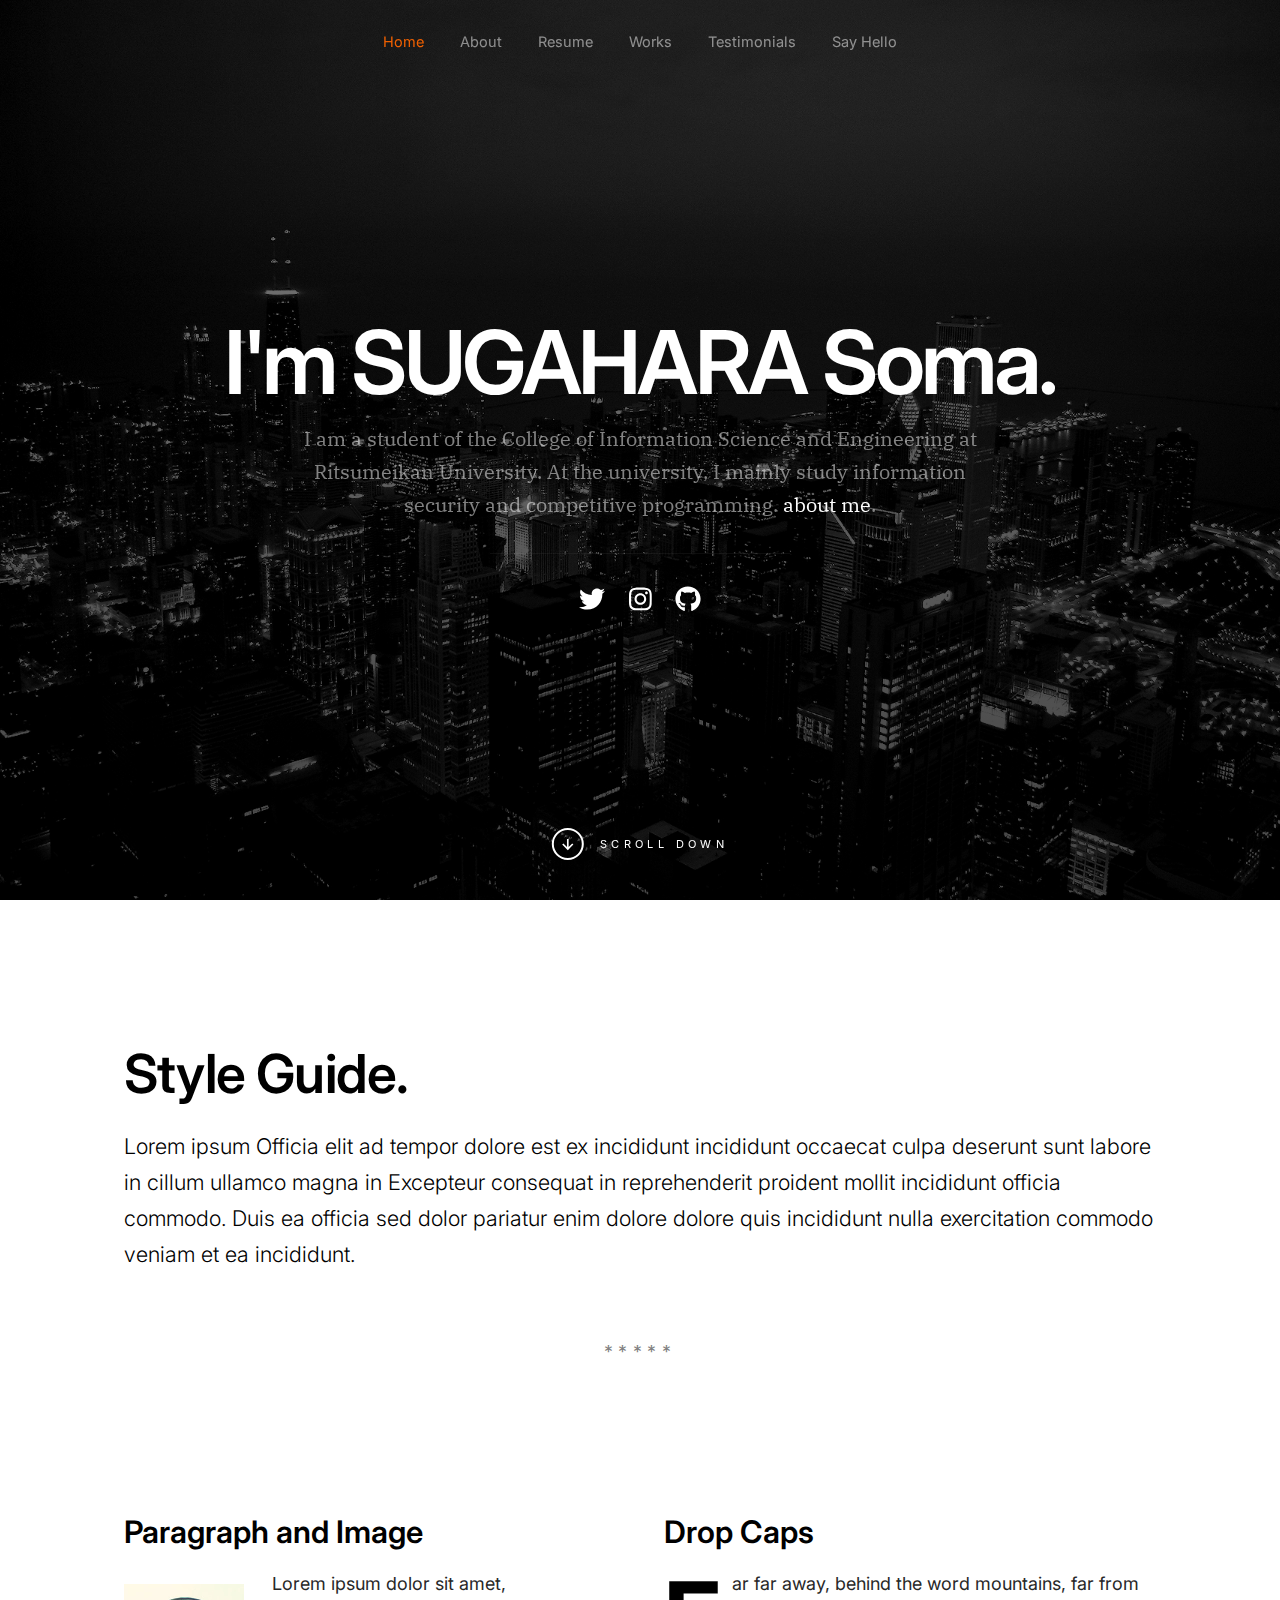
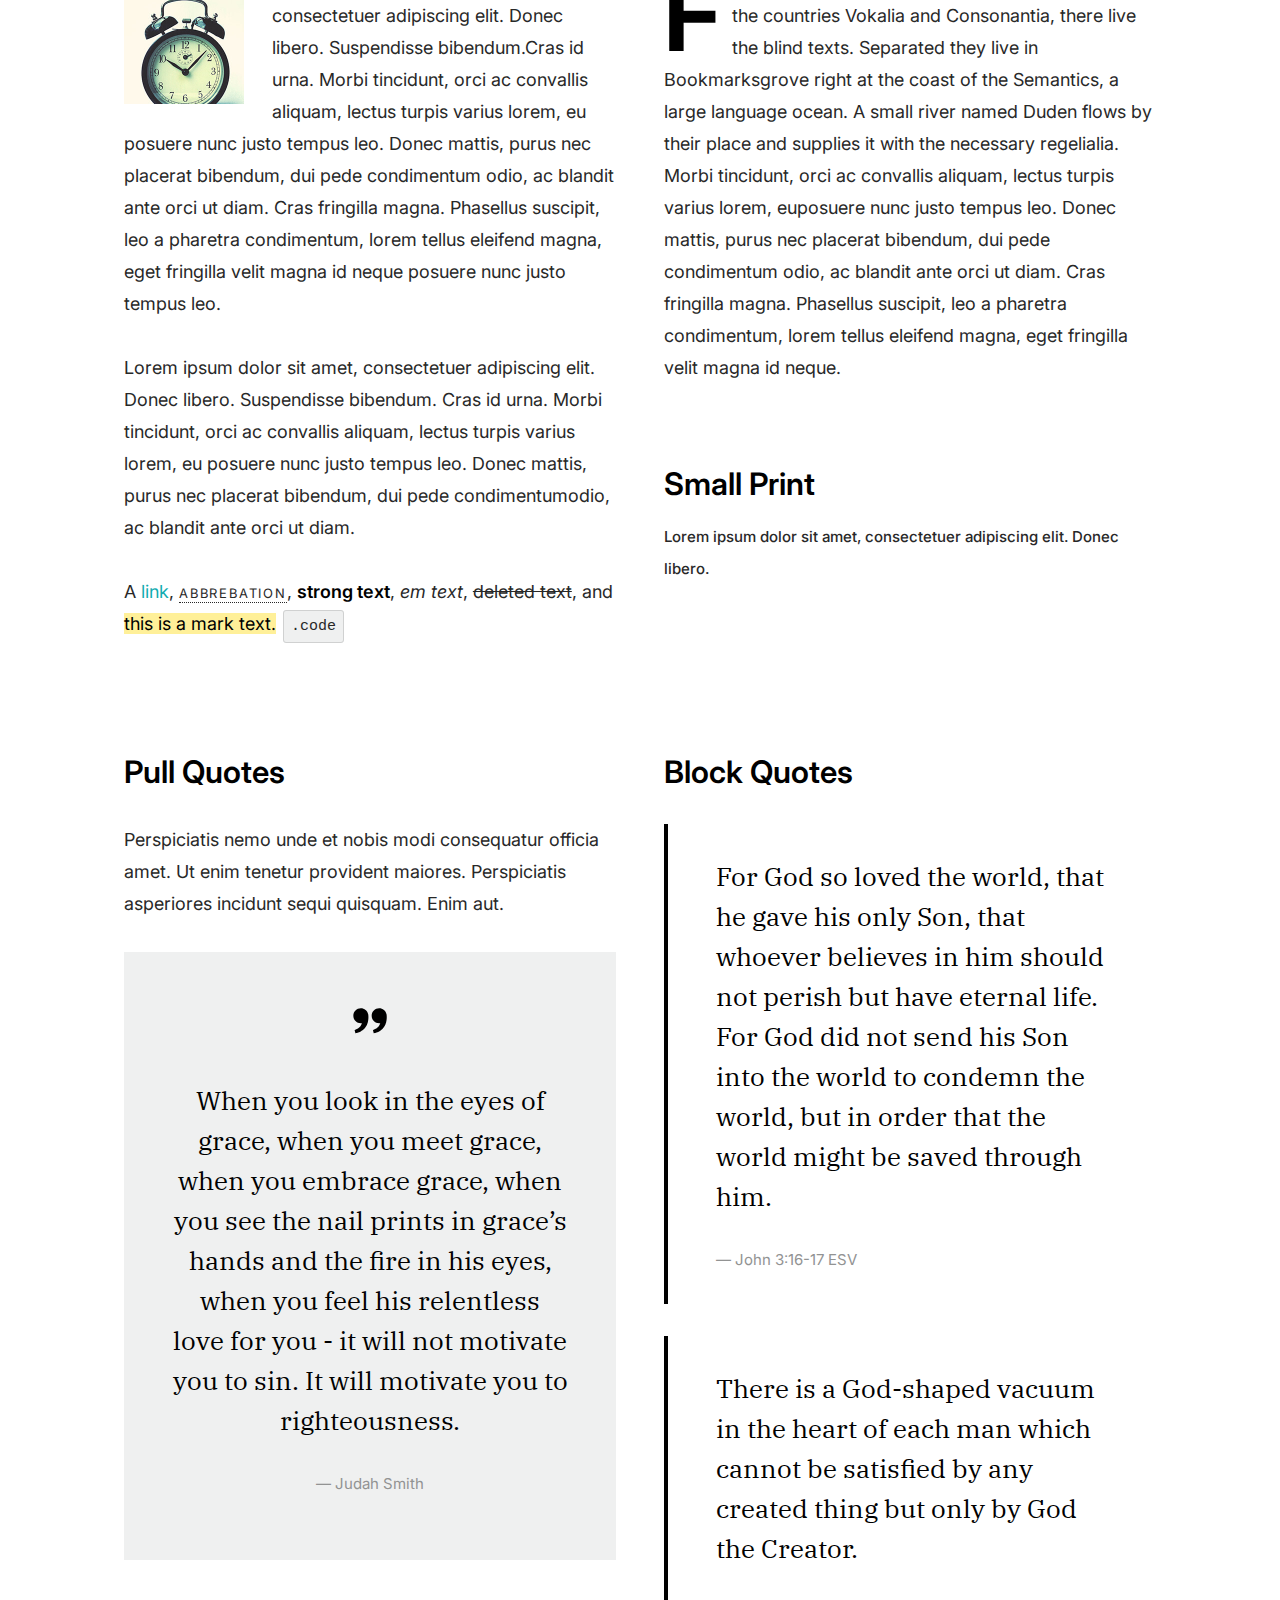
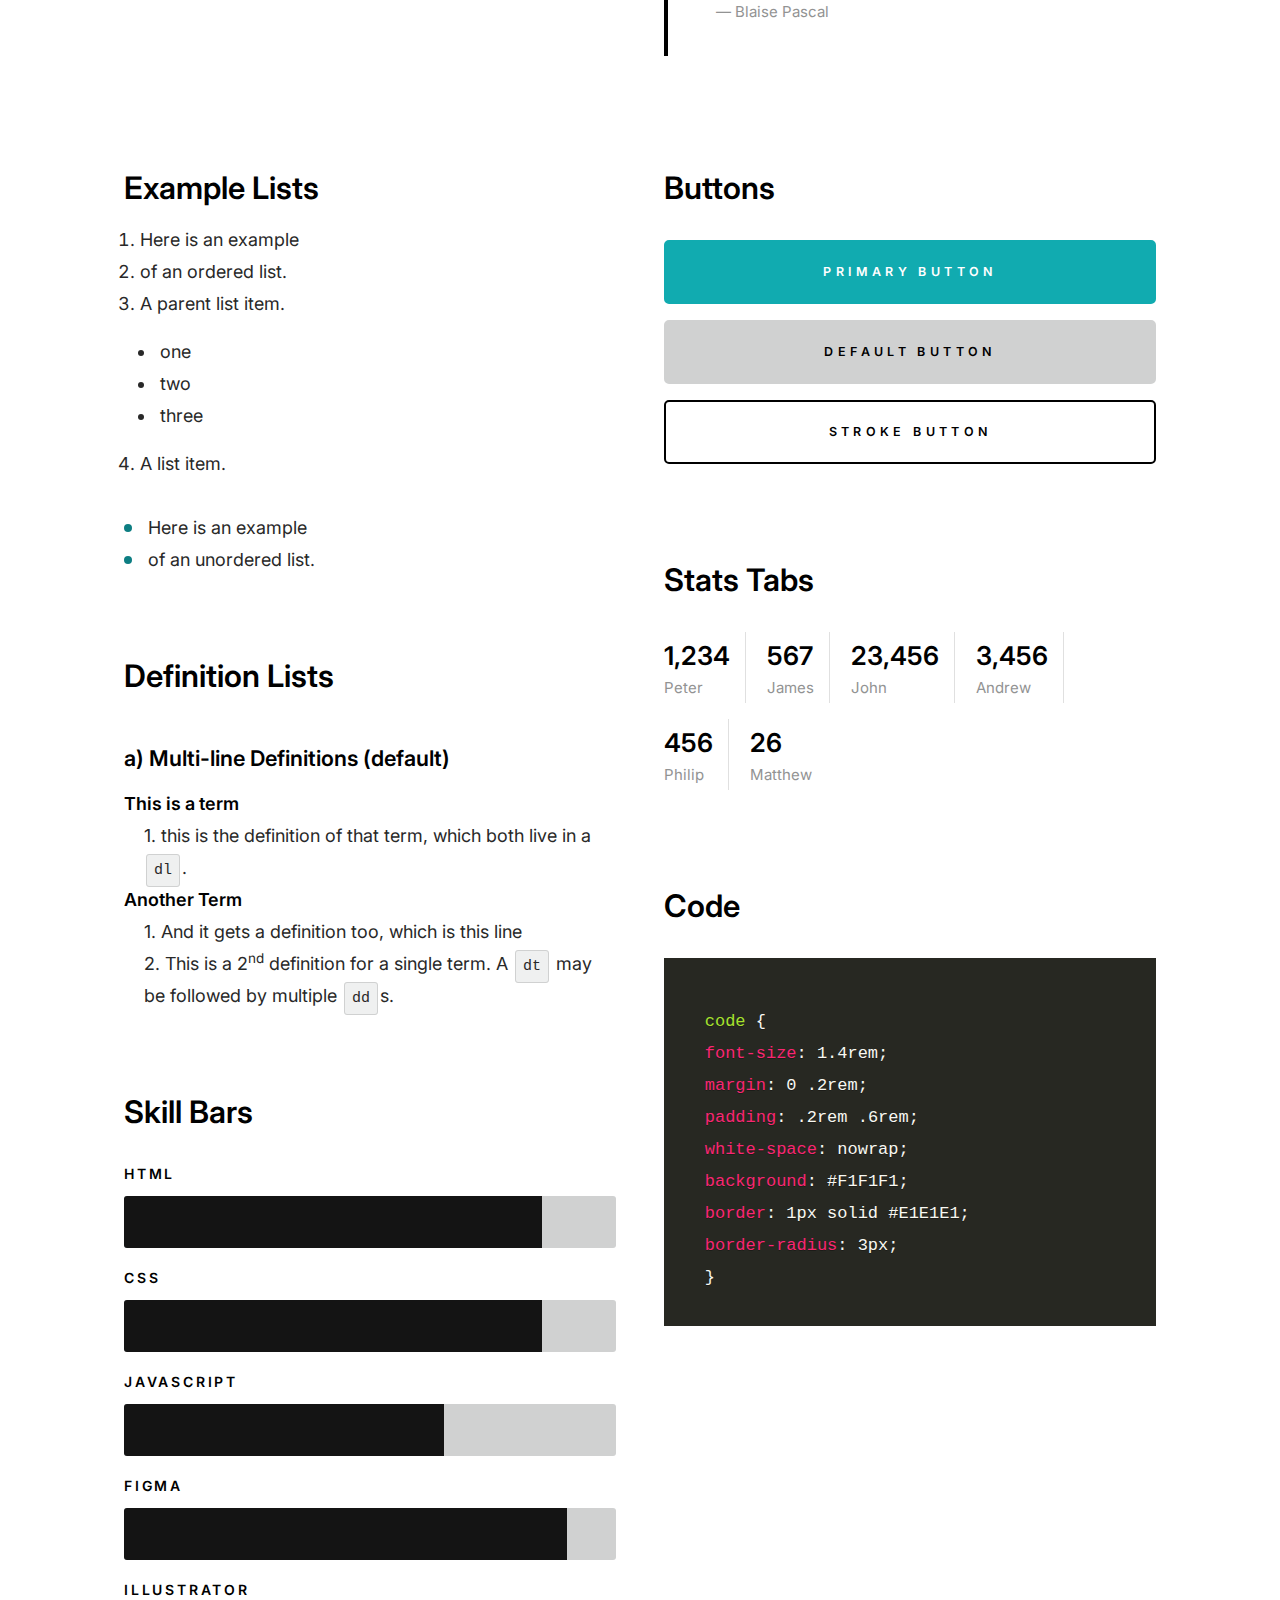
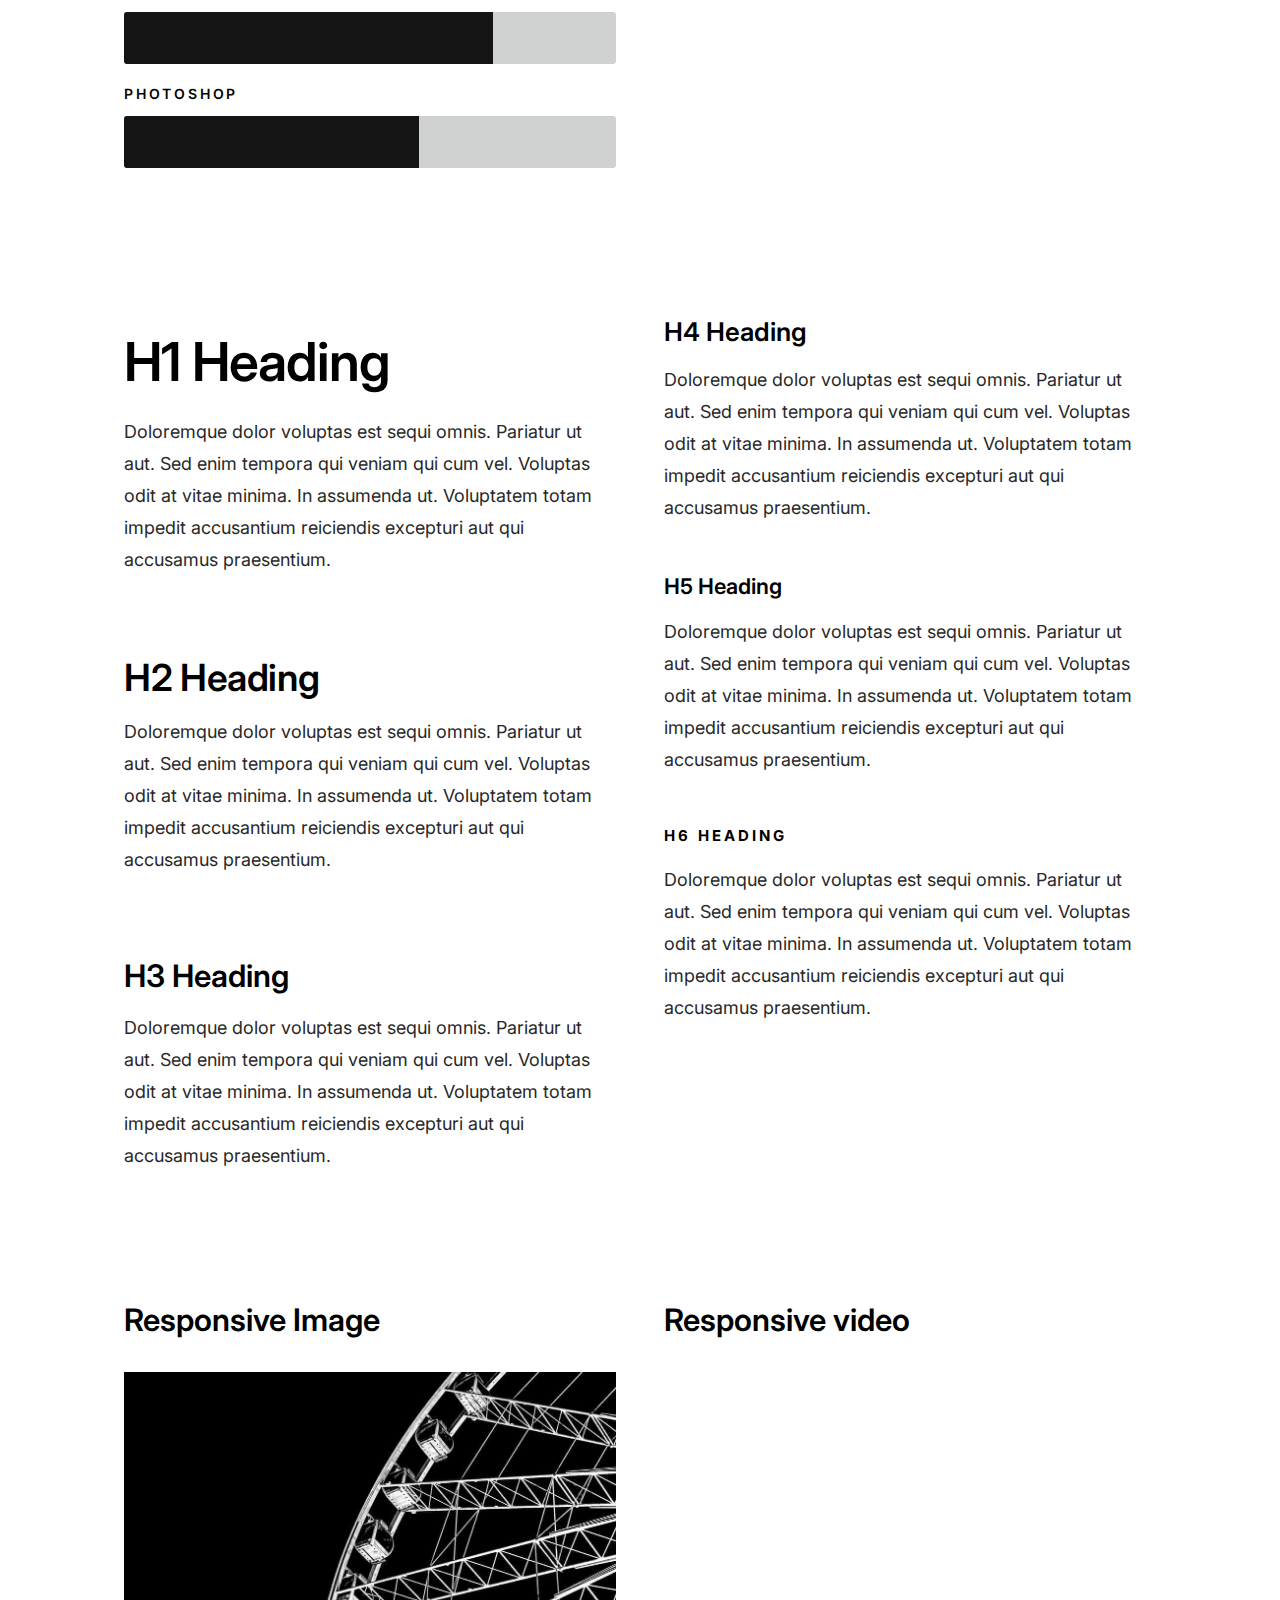
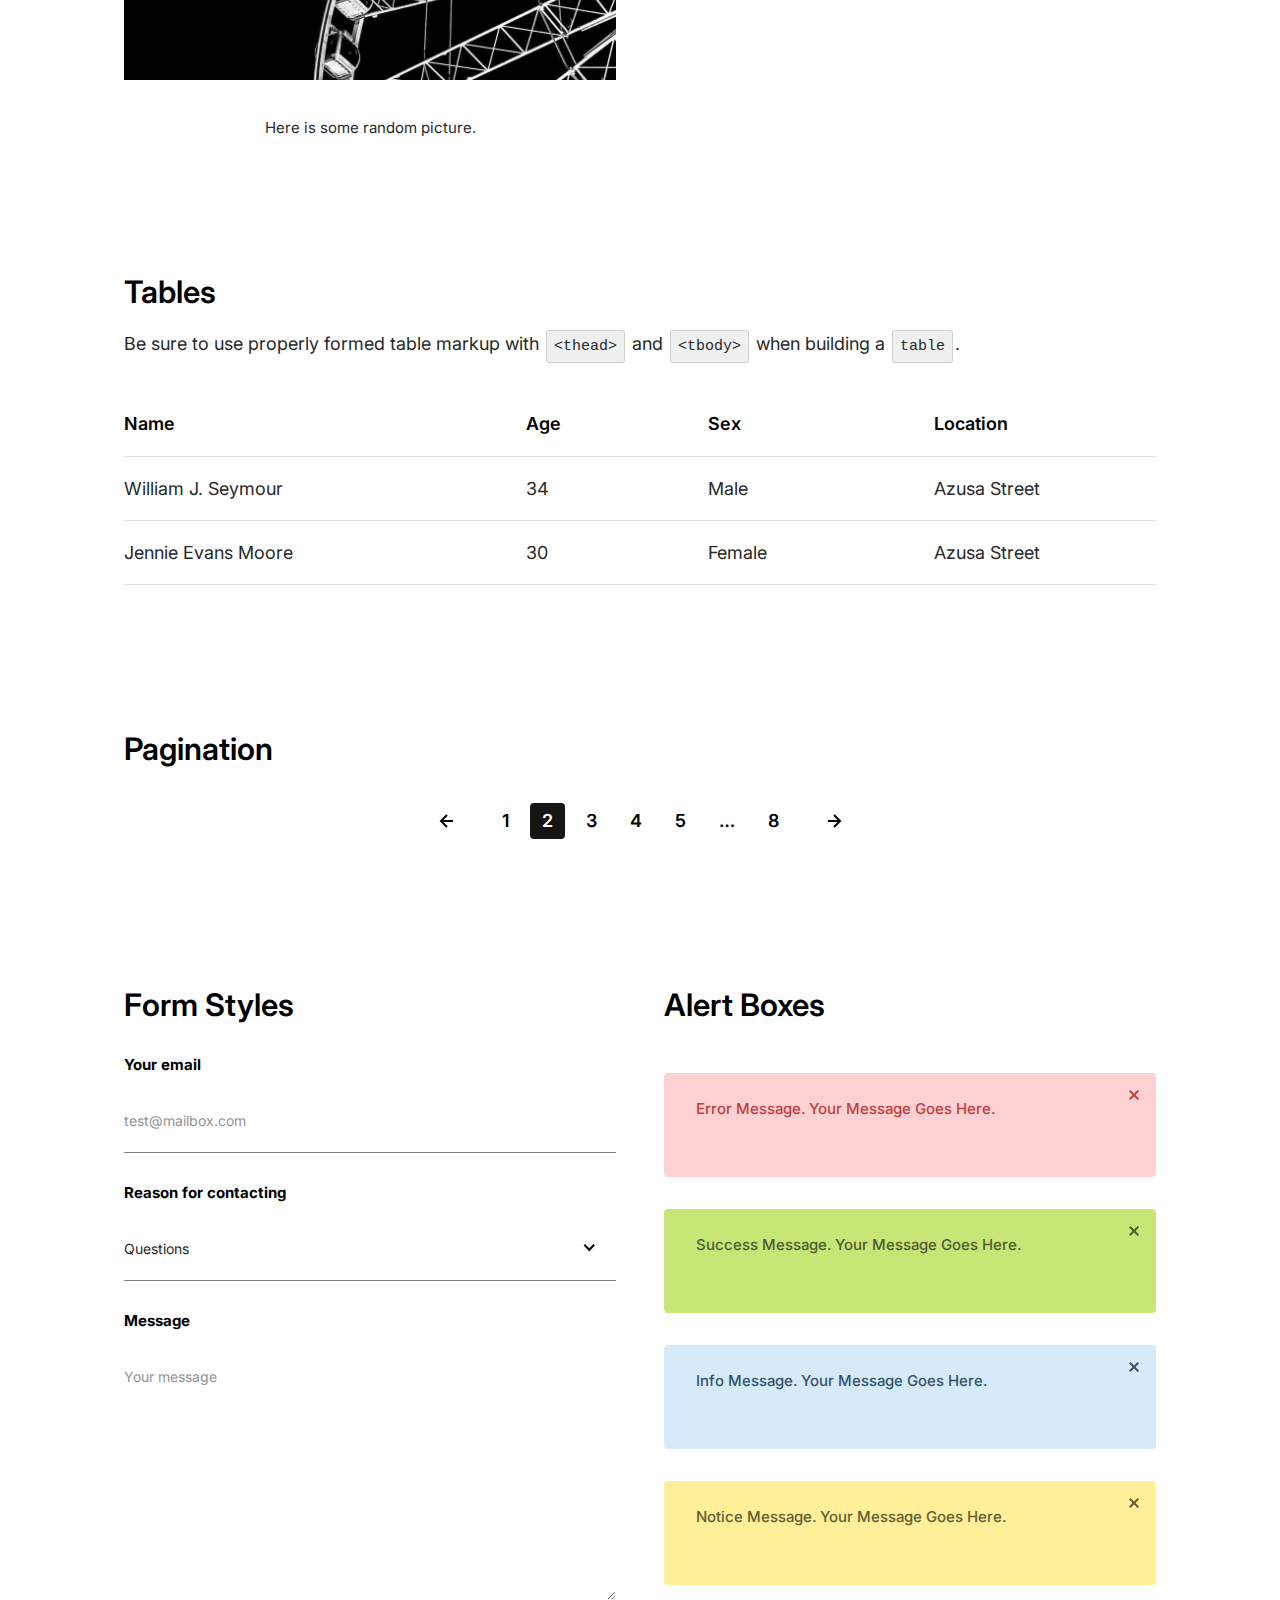
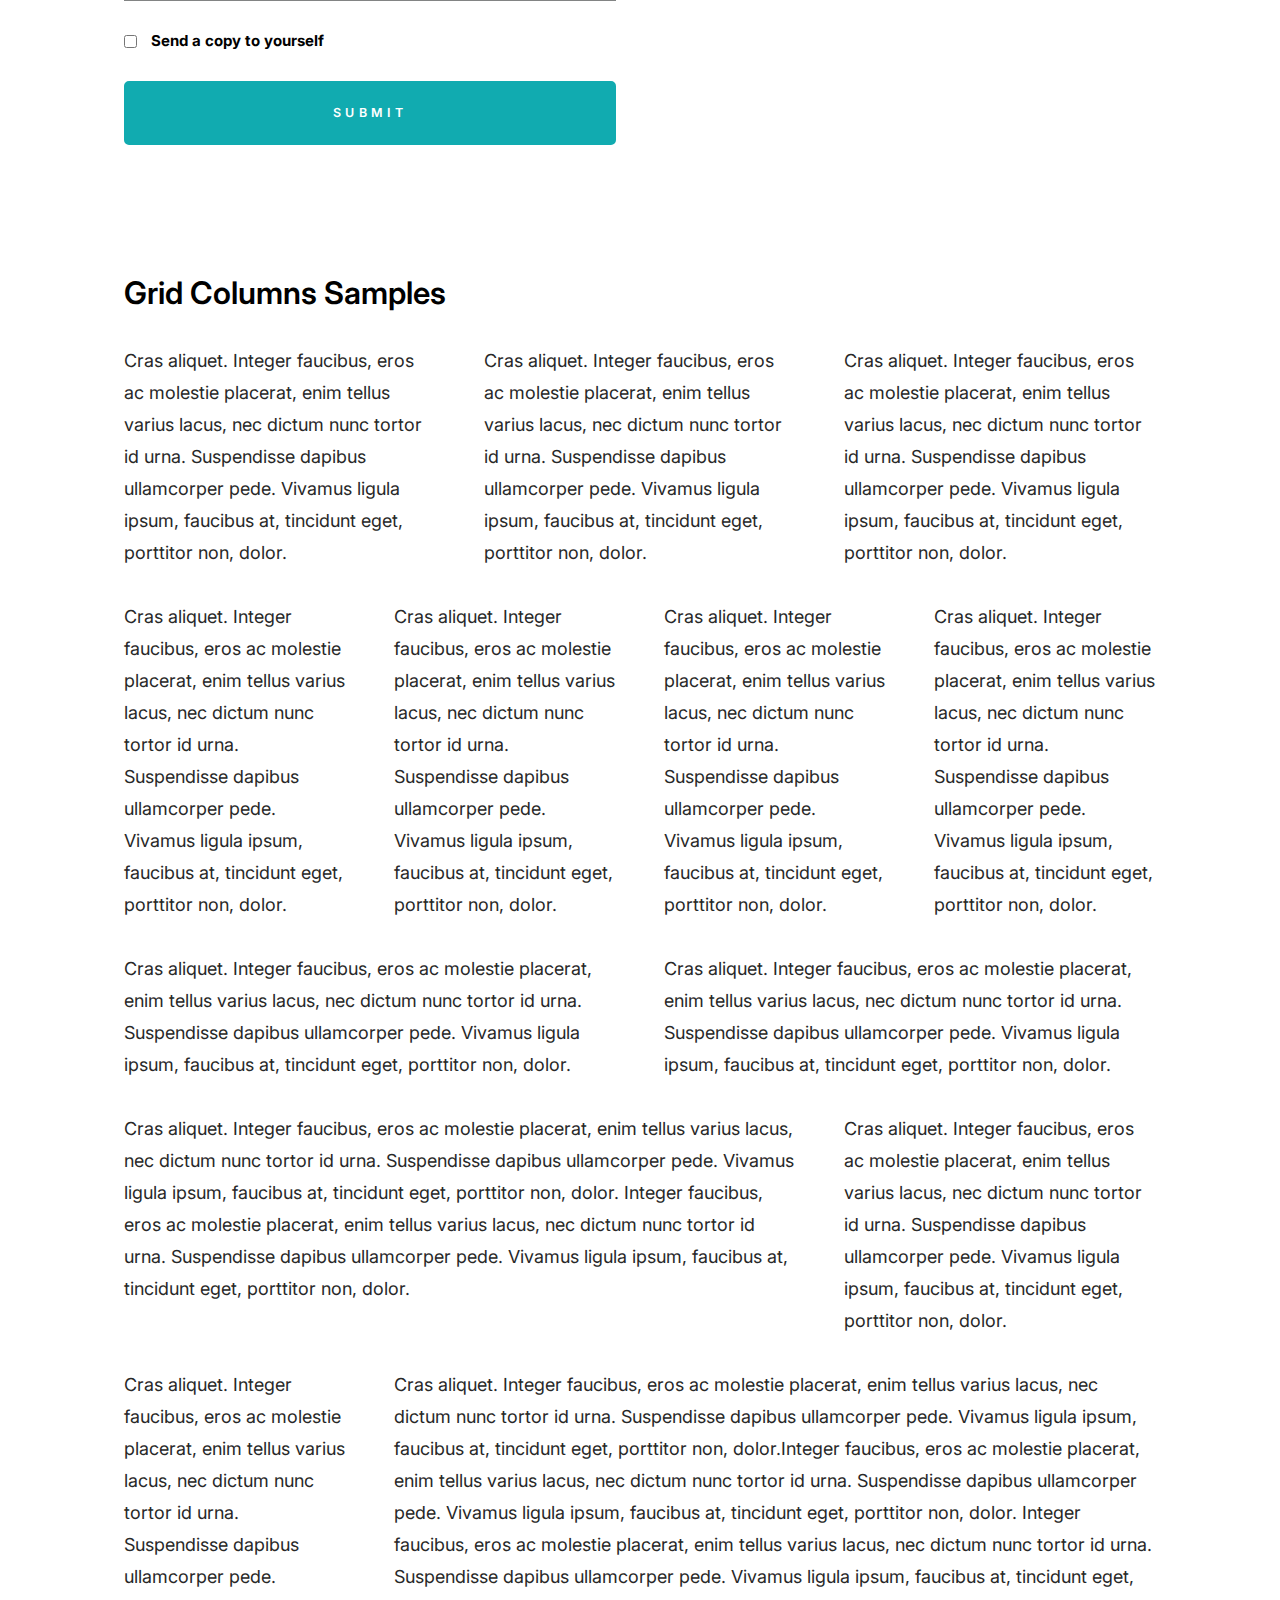
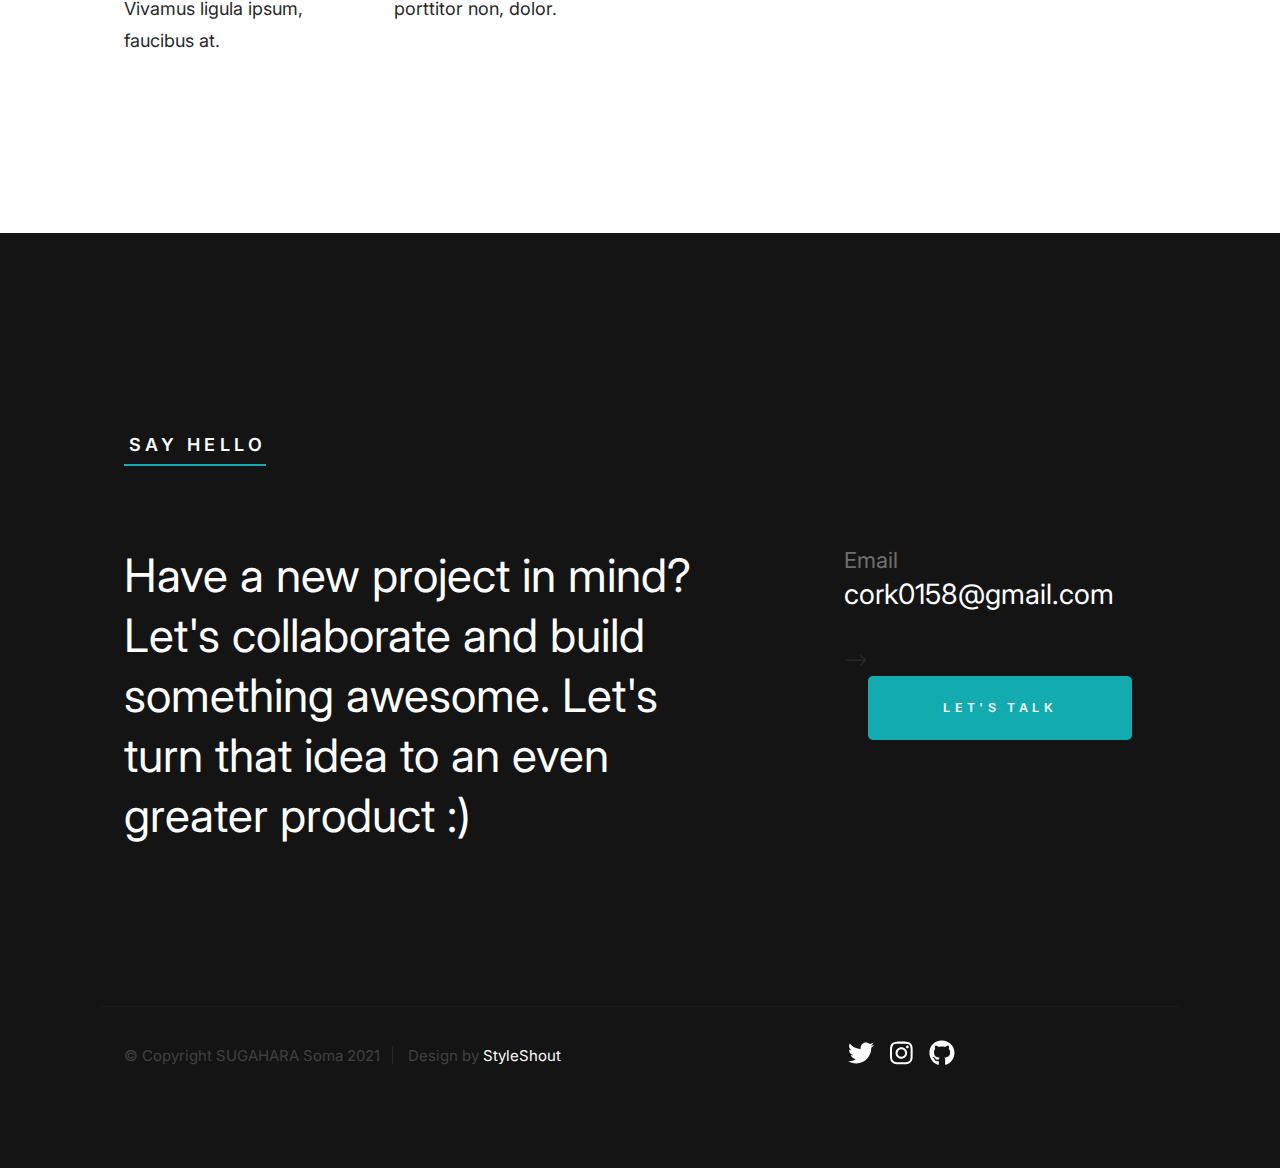
<file: styles.html>
<!DOCTYPE html>
<html class="no-js" lang="en">
<head>

    <!--- basic page needs
    ================================================== -->
    <meta charset="utf-8">
    <title>Styles - Ceevee 2.0</title>
    <meta name="description" content="">
    <meta name="author" content="">

    <!-- mobile specific metas
    ================================================== -->
    <meta name="viewport" content="width=device-width, initial-scale=1">

    <!-- CSS
    ================================================== -->
    <link rel="stylesheet" href="css/styles.css">
    <link rel="stylesheet" href="css/vendor.css">

    <style type="text/css" media="screen">
        .s-styles { 
            background-color: white;
            padding-top: calc(4.5 * var(--space));
            padding-bottom: calc(4.5 * var(--space));
            position: relative;
        }
        .s-styles .intro h1 {
            margin-top: 0;
        }
    </style>

    <!-- script
    ================================================== -->
    <script defer src="js/vendor/fontawesome/all.min.js"></script>

    <!-- favicons
    ================================================== -->
    <link rel="apple-touch-icon" sizes="180x180" href="apple-touch-icon.png">
    <link rel="icon" type="image/png" sizes="32x32" href="favicon-32x32.png">
    <link rel="icon" type="image/png" sizes="16x16" href="favicon-16x16.png">
    <link rel="manifest" href="site.webmanifest">

</head>

<body id="top" class="ss-preload">


    <!-- preloader
    ================================================== -->
    <div id="preloader">
        <div id="loader"></div>
    </div>


    <!-- header
    ================================================== -->
    <header class="s-header">
        <div class="row s-header__nav-wrap">
            <nav class="s-header__nav">
                <ul>
                    <li class="current"><a href="index.html">Home</a></li>
                    <li><a href="index.html#about">About</a></li>
                    <li><a href="index.html#resume">Resume</a></li>
                    <li><a href="index.html#portfolio">Works</a></li>
                    <li><a href="index.html#testimonials">Testimonials</a></li>
                    <li><a href="index.html#contact">Say Hello</a></li>
                </ul>
            </nav>
        </div> <!-- end row -->
        
        <a class="s-header__menu-toggle" href="#0" title="Menu">
            <span class="s-header__menu-icon"></span>
        </a>
    </header> <!-- end s-header -->


    <!-- hero
    ================================================== -->
    <section id="hero" class="s-hero target-section">

        <div class="s-hero__bg rellax" data-rellax-speed="-7"></div>

        <div class="row s-hero__content">
            <div class="column">

                <div class="s-hero__content-about">

                    <h1>I'm SUGAHARA Soma.</h1>

                    <h3>
                    <!--I'm a Manila based <span>graphic designer</span>, <span>illustrator</span> and <span>webdesigner</span> creating awesome and
                    effective visual identities for companies of all sizes around the globe. Let's <a href="#about">start scrolling</a>
                    and learn more--> 
                    I am a student of the College of Information Science and Engineering at Ritsumeikan University.
                    At the university, I mainly study information security and competitive programming.
                    <a href="#about">about me</a>.
                    </h3>

                    <div class="s-hero__content-social">
                        <a href="#0"><i class="fab fa-twitter" aria-hidden="true"></i></a>
                        <a href="#0"><i class="fab fa-instagram" aria-hidden="true"></i></a>
                        <a href="#0"><i class="fab fa-github" aria-hidden="true"></i></a>                </div>

                </div> <!-- end s-hero__content-about -->

            </div>
        </div> <!-- s-hero__content -->

        <div class="s-hero__scroll">
            <a href="#styles" class="s-hero__scroll-link smoothscroll">
                <span class="scroll-arrow">
                    <svg xmlns="http://www.w3.org/2000/svg" width="24" height="24" viewBox="0 0 24 24" style="fill:rgba(0, 0, 0, 1);transform:;-ms-filter:"><path d="M18.707 12.707L17.293 11.293 13 15.586 13 6 11 6 11 15.586 6.707 11.293 5.293 12.707 12 19.414z"></path></svg>
                </span>
                <span class="scroll-text">Scroll Down</span>
            </a>
        </div> <!-- s-hero__scroll -->

    </section> <!-- end s-hero -->


    <!-- s-styles
    ================================================== -->
    <section id="styles" class="s-styles">

        <div class="row">

            <div class="column large-12 intro">

                <h1>Style Guide.</h1>

                <p class="lead">Lorem ipsum Officia elit ad tempor dolore est ex incididunt incididunt occaecat culpa deserunt 
                sunt labore in cillum ullamco magna in Excepteur consequat in reprehenderit proident mollit incididunt officia commodo.
                Duis ea officia sed dolor pariatur enim dolore dolore quis incididunt nulla exercitation commodo veniam et ea incididunt.
                </p>

                <hr class="fancy">
            </div>

        </div> <!-- end row -->

        <div class="row">

            <div class="column large-6 tab-12">

                <h3>Paragraph and Image</h3>

                <p><a href="#"><img width="120" height="120" class="h-pull-left" alt="sample-image" src="images/sample-image.jpg"></a>
                Lorem ipsum dolor sit amet, consectetuer adipiscing elit. Donec libero. Suspendisse bibendum.Cras id urna. Morbi 
                tincidunt, orci ac convallis aliquam, lectus turpis varius lorem, eu posuere nunc justo tempus leo. Donec mattis, 
                purus nec placerat bibendum, dui pede condimentum odio, ac blandit ante orci ut diam. Cras fringilla magna. 
                Phasellus suscipit, leo a pharetra condimentum, lorem tellus eleifend magna, eget fringilla velit magna id 
                neque posuere nunc justo tempus leo. </p>

                <p>
                Lorem ipsum dolor sit amet, consectetuer adipiscing elit. Donec libero. Suspendisse bibendum. Cras id urna. 
                Morbi tincidunt, orci ac convallis aliquam, lectus turpis varius lorem, eu posuere nunc justo tempus leo. 
                Donec mattis, purus nec placerat bibendum, dui pede condimentumodio, ac blandit ante orci ut diam.	
                </p>

                <p>A <a href="#">link</a>,
                <abbr title="this really isn't a very good description">abbrebation</abbr>,
                <strong>strong text</strong>,
                <em>em text</em>,
                <del>deleted text</del>, and
                <mark>this is a mark text.</mark>
                <code>.code</code>
                </p>

            </div>

            <div class="column large-6 tab-12">

                <h3>Drop Caps</h3>

                <p class="drop-cap">Far far away, behind the word mountains, far from the countries Vokalia and Consonantia,
                there live the blind texts. Separated they live in Bookmarksgrove right at the coast of the
                Semantics, a large language ocean. A small river named Duden flows by their place and supplies it with the 
                necessary regelialia. Morbi tincidunt, orci ac convallis aliquam, lectus turpis varius lorem, 
                euposuere nunc justo tempus leo. Donec mattis, purus nec placerat bibendum, dui pede condimentum odio, 
                ac blandit ante orci ut diam. Cras fringilla magna. Phasellus suscipit, leo a pharetra condimentum, 
                lorem tellus eleifend magna, eget fringilla velit magna id neque.
                </p>

                <h3>Small Print</h3>

                <p><small>Lorem ipsum dolor sit amet, consectetuer adipiscing elit. Donec libero.</small></p>

            </div>

        </div> <!-- end row -->

        <div class="row">

            <div class="column large-6 tab-12">

                <h3 class="h-add-bottom">Pull Quotes</h3>

                <p>
                Perspiciatis nemo unde et nobis modi consequatur officia amet. Ut enim 
                tenetur provident maiores. Perspiciatis asperiores incidunt sequi 
                quisquam. Enim aut. 
                </p>

                <figure class="pull-quote">
                    <blockquote>
                        <p>
                        When you look in the eyes of grace, when you meet grace, 
                        when you embrace grace, when you see the nail prints in 
                        grace’s hands and the fire in his eyes, when you feel his 
                        relentless love for you - it will not motivate you to sin. 
                        It will motivate you to righteousness.
                        </p>

                        <footer>
                            <cite>Judah Smith</cite>
                        </footer>
                    </blockquote>
                </figure>

            </div>

            <div class="column large-6 tab-12">

                <h3 class="h-add-bottom">Block Quotes</h3>

                <blockquote cite="http://where-i-got-my-info-from.com">
                    <p>
                    For God so loved the world, that he gave his only Son, that whoever believes in 
                    him should not perish but have eternal life. For God did not send his Son into 
                    the world to condemn the world, but in order that the world might be 
                    saved through him.
                    </p>

                    <footer>
                        <cite>
                            <a href="#0">John 3:16-17 ESV</a>
                        </cite>
                    </footer>

                </blockquote>

                <blockquote>
                    <p>There is a God-shaped vacuum in the heart of each man which cannot be satisfied 
                    by any created thing but only by God the Creator.</p>

                    <footer>
                        <cite>Blaise Pascal</cite>
                    </footer>

                </blockquote>

            </div>

        </div> <!-- end row -->

        <div class="row h-add-half-bottom">

            <div class="column large-6 tab-12">

                <h3>Example Lists</h3>

                <ol>
                    <li>Here is an example</li>
                    <li>of an ordered list.</li>
                    <li>A parent list item.
                        <ul>
                            <li>one</li>
                            <li>two</li>
                            <li>three</li>
                        </ul>
                        </li>
                        <li>A list item.</li>
                    </ol>

                <ul class="disc">
                    <li>Here is an example</li>
                    <li>of an unordered list.</li>
                </ul>

                <h3>Definition Lists</h3>

                <h5>a) Multi-line Definitions (default) </h5>

                <dl class="dictionary-style">
                    <dt><strong>This is a term</strong></dt>
                        <dd>this is the definition of that term, which both live in a <code>dl</code>.</dd>
                    <dt><strong>Another Term</strong></dt>
                        <dd>And it gets a definition too, which is this line</dd>
                        <dd>This is a 2<sup>nd</sup> definition for a single term. A <code>dt</code> may be followed by multiple <code>dd</code>s.</dd>
                </dl>

                <h3 class="h-add-bottom">Skill Bars</h3>

                <ul class="skill-bars-fat">
                    <li>
                    <div class="progress percent85"></div>
                    <strong>HTML</strong>
                    </li>
                    <li>
                    <div class="progress percent85"></div>
                    <strong>CSS</strong>
                    </li>
                    <li>
                    <div class="progress percent65"></div>
                    <strong>Javascript</strong>
                    </li>
                    <li>
                    <div class="progress percent90"></div>
                    <strong>Figma</strong>
                    </li>
                    <li>
                    <div class="progress percent75"></div>
                    <strong>Illustrator</strong>
                    </li>
                    <li>
                    <div class="progress percent60"></div>
                    <strong>Photoshop</strong>
                    </li>
                </ul>

            </div>

            <div class="column large-6 tab-12">

                <h3 class="h-add-bottom">Buttons</h3>

                <p>
                    <a class="btn btn--primary h-full-width" href="#0">Primary Button</a>
                    <a class="btn h-full-width" href="#0">Default Button</a>
                    <a class="btn btn--stroke h-full-width" href="#0">Stroke Button</a>
                </p>

                <h3>Stats Tabs</h3>

                <ul class="stats-tabs">
                    <li><a href="#0">1,234 <em>Peter</em></a></li>
                    <li><a href="#0">567 <em>James</em></a></li>
                    <li><a href="#0">23,456 <em>John</em></a></li>
                    <li><a href="#0">3,456 <em>Andrew</em></a></li>
                    <li><a href="#0">456 <em>Philip</em></a></li>
                    <li><a href="#0">26 <em>Matthew</em></a></li>
                </ul>

                <h3 class="h-add-bottom">Code</h3>

<pre><code class="language-css">
    code {
    font-size: 1.4rem;
    margin: 0 .2rem;
    padding: .2rem .6rem;
    white-space: nowrap;
    background: #F1F1F1;
    border: 1px solid #E1E1E1;	
    border-radius: 3px;
    }
</code></pre>

            </div>

        </div> <!-- end row -->

        <div class="row h-add-half-bottom">

            <div class="column large-6 tab-12">
                    
                <h1>H1 Heading</h1>
                <p>Doloremque dolor voluptas est sequi omnis. Pariatur ut aut. Sed enim tempora qui veniam qui cum vel. 
                Voluptas odit at vitae minima. In assumenda ut. Voluptatem totam impedit accusantium reiciendis excepturi aut qui accusamus praesentium.</p>

                <h2>H2 Heading</h2>
                <p>Doloremque dolor voluptas est sequi omnis. Pariatur ut aut. Sed enim tempora qui veniam qui cum vel. 
                Voluptas odit at vitae minima. In assumenda ut. Voluptatem totam impedit accusantium reiciendis excepturi aut qui accusamus praesentium.</p>

                <h3>H3 Heading</h3>
                <p>Doloremque dolor voluptas est sequi omnis. Pariatur ut aut. Sed enim tempora qui veniam qui cum vel. 
                Voluptas odit at vitae minima. In assumenda ut. Voluptatem totam impedit accusantium reiciendis excepturi aut qui accusamus praesentium.</p>

                
            </div>

            <div class="column large-6 tab-12">
                <h4>H4 Heading</h4>
                <p>Doloremque dolor voluptas est sequi omnis. Pariatur ut aut. Sed enim tempora qui veniam qui cum vel. 
                Voluptas odit at vitae minima. In assumenda ut. Voluptatem totam impedit accusantium reiciendis excepturi aut qui accusamus praesentium.</p>

                <h5>H5 Heading</h5>
                <p>Doloremque dolor voluptas est sequi omnis. Pariatur ut aut. Sed enim tempora qui veniam qui cum vel. 
                Voluptas odit at vitae minima. In assumenda ut. Voluptatem totam impedit accusantium reiciendis excepturi aut qui accusamus praesentium.</p>

                <h6>H6 Heading</h6>
                <p>Doloremque dolor voluptas est sequi omnis. Pariatur ut aut. Sed enim tempora qui veniam qui cum vel. 
                Voluptas odit at vitae minima. In assumenda ut. Voluptatem totam impedit accusantium reiciendis excepturi aut qui accusamus praesentium.</p>
    
                
            </div>

        </div> <!-- end row -->

        <div class="row h-add-half-bottom">

            <div class="column large-6 tab-12">

                <h3 class="h-add-bottom">Responsive Image</h3>

                <figure>
                    <img src="images/wheel-500.jpg" 
                    srcset="images/wheel-1000.jpg 1000w, 
                    images/wheel-500.jpg 500w" 
                    sizes="(max-width: 1000px) 100vw, 1000px" alt="">

                    <figcaption>
                        Here is some random picture.
                    </figcaption>
                </figure>

            </div>

            <div class="column large-6 tab-12">

                <h3 class="h-add-bottom">Responsive video</h3>

                <div class="video-container">
                <iframe title="vimeo-player" src="https://player.vimeo.com/video/14592941" width="640" height="360" frameborder="0" allowfullscreen></iframe>                
                </div>

            </div>
            
        </div> <!-- end row -->

        <div class="row h-add-bottom">

            <div class="column large-12">

                <h3>Tables</h3>
                <p>Be sure to use properly formed table markup with <code>&lt;thead&gt;</code> and <code>&lt;tbody&gt;</code> when building a <code>table</code>.</p>

                <div class="table-responsive">

                    <table>
                            <thead>
                            <tr>
                                <th>Name</th>
                                <th>Age</th>
                                <th>Sex</th>
                                <th>Location</th>
                            </tr>
                            </thead>
                            <tbody>
                            <tr>
                                <td>William J. Seymour</td>
                                <td>34</td>
                                <td>Male</td>
                                <td>Azusa Street</td>
                            </tr>
                            <tr>
                                <td>Jennie Evans Moore</td>
                                <td>30</td>
                                <td>Female</td>
                                <td>Azusa Street</td>
                            </tr>
                            </tbody>
                    </table>

                </div>

            </div>
            
        </div> <!-- end row -->

        <div class="row">

            <div class="column large-12">
                <h3>Pagination</h3>

                <nav class="pgn">
                    <ul>
                        <li>
                            <a class="pgn__prev" href="#0">
                                <svg xmlns="http://www.w3.org/2000/svg" width="24" height="24" viewBox="0 0 24 24"><path d="M12.707 17.293L8.414 13H18v-2H8.414l4.293-4.293-1.414-1.414L4.586 12l6.707 6.707z"/></svg>
                            </a>
                        </li>
                        <li><a class="pgn__num" href="#0">1</a></li>
                        <li><span class="pgn__num current">2</span></li>
                        <li><a class="pgn__num" href="#0">3</a></li>
                        <li><a class="pgn__num" href="#0">4</a></li>
                        <li><a class="pgn__num" href="#0">5</a></li>
                        <li><span class="pgn__num dots">…</span></li>
                        <li><a class="pgn__num" href="#0">8</a></li>
                        <li>
                            <a class="pgn__next" href="#0">
                                <svg xmlns="http://www.w3.org/2000/svg" width="24" height="24" viewBox="0 0 24 24"><path d="M11.293 17.293l1.414 1.414L19.414 12l-6.707-6.707-1.414 1.414L15.586 11H6v2h9.586z"/></svg>
                            </a>
                        </li>
                    </ul>
                </nav>
            </div>

        </div> <!-- end row -->


        <div class="row">

            <div class="column large-6 tab-12">

                <h3 class="h-add-bottom">Form Styles</h3>

                <form>
                    <div>
                        <label for="sampleInput">Your email</label>
                        <input class="h-full-width" type="email" placeholder="test@mailbox.com" id="sampleInput">
                    </div>
                    <div>
                        <label for="sampleRecipientInput">Reason for contacting</label>
                        <div class="ss-custom-select">
                            <select class="h-full-width" id="sampleRecipientInput">
                                <option value="Option 1">Questions</option>
                                <option value="Option 2">Report</option>
                                <option value="Option 3">Others</option>
                            </select>
                        </div>
                    </div>
                    
                    <label for="exampleMessage">Message</label>
                    <textarea class="h-full-width" placeholder="Your message" id="exampleMessage"></textarea>

                    <label class="h-add-bottom">
                        <input type="checkbox">
                        <span class="label-text">Send a copy to yourself</span>
                    </label>
                
                    <input class="btn--primary h-full-width" type="submit" value="Submit">
                </form>

            </div>

            <div class="column large-6 tab-12">

                <h3>Alert Boxes</h3>

                <br>
                
                <div class="alert-box alert-box--error">
                    <p>Error Message. Your Message Goes Here.</p>
                    <span class="alert-box__close"></span>
                </div><!-- end error -->
                        
                <div class="alert-box alert-box--success">
                    <p>Success Message. Your Message Goes Here.</p>
                    <span class="alert-box__close"></span>
                </div><!-- end success -->
                        
                <div class="alert-box alert-box--info">
                    <p>Info Message. Your Message Goes Here.</p>
                    <span class="alert-box__close"></span>
                </div><!-- end info -->
                        
                <div class="alert-box alert-box--notice">
                    <p>Notice Message. Your Message Goes Here.</p>
                    <span class="alert-box__close"></span>
                </div><!-- end notice -->
            
            </div>

        </div> <!-- end row -->

        <div class="row">

            <div class="large-12 column">
               <h3 class="h-add-bottom">Grid Columns Samples</h3>
            </div>
   
        </div> <!-- Row End-->


        <div class="row">
   
            <div class="large-4 mob-12 column">
                <p>
                Cras aliquet. Integer faucibus, eros ac molestie placerat, enim tellus varius lacus,
                nec dictum nunc tortor id urna. Suspendisse dapibus ullamcorper pede. Vivamus ligula ipsum,
                faucibus at, tincidunt eget, porttitor non, dolor. 
                </p>
             </div>
   
            <div class="large-4 mob-12 column">
                <p>
                Cras aliquet. Integer faucibus, eros ac molestie placerat, enim tellus varius lacus,
                nec dictum nunc tortor id urna. Suspendisse dapibus ullamcorper pede. Vivamus ligula ipsum,
                faucibus at, tincidunt eget, porttitor non, dolor. 
                </p>
            </div>
   
            <div class="large-4 mob-12 column">
                <p>
                Cras aliquet. Integer faucibus, eros ac molestie placerat, enim tellus varius lacus,
                nec dictum nunc tortor id urna. Suspendisse dapibus ullamcorper pede. Vivamus ligula ipsum,
                faucibus at, tincidunt eget, porttitor non, dolor. 
                </p>
            </div>
   
        </div>
   
        <div class="row">
   
            <div class="large-3 tab-6 mob-12 column">
                <p>
                Cras aliquet. Integer faucibus, eros ac molestie placerat, enim tellus varius lacus,
                nec dictum nunc tortor id urna. Suspendisse dapibus ullamcorper pede. Vivamus ligula ipsum,
                faucibus at, tincidunt eget, porttitor non, dolor. 
                </p>
            </div>
   
            <div class="large-3 tab-6 mob-12 column">
                <p>
                Cras aliquet. Integer faucibus, eros ac molestie placerat, enim tellus varius lacus,
                nec dictum nunc tortor id urna. Suspendisse dapibus ullamcorper pede. Vivamus ligula ipsum,
                faucibus at, tincidunt eget, porttitor non, dolor. 
                </p>
            </div>
   
            <div class="large-3 tab-6 mob-12 column">
                <p>
                Cras aliquet. Integer faucibus, eros ac molestie placerat, enim tellus varius lacus,
                nec dictum nunc tortor id urna. Suspendisse dapibus ullamcorper pede. Vivamus ligula ipsum,
                faucibus at, tincidunt eget, porttitor non, dolor. 
                </p>
            </div>
   
            <div class="large-3 tab-6 mob-12 column">
                <p>
                Cras aliquet. Integer faucibus, eros ac molestie placerat, enim tellus varius lacus,
                nec dictum nunc tortor id urna. Suspendisse dapibus ullamcorper pede. Vivamus ligula ipsum,
                faucibus at, tincidunt eget, porttitor non, dolor. 
                </p>
            </div>
   
        </div>
   
        <div class="row">
   
            <div class="large-6 mob-12 column">
                <p>
                Cras aliquet. Integer faucibus, eros ac molestie placerat, enim tellus varius lacus,
                nec dictum nunc tortor id urna. Suspendisse dapibus ullamcorper pede. Vivamus ligula ipsum,
                faucibus at, tincidunt eget, porttitor non, dolor. 
                </p>
            </div>
   
            <div class="large-6 mob-12 column">
                <p>
                Cras aliquet. Integer faucibus, eros ac molestie placerat, enim tellus varius lacus,
                nec dictum nunc tortor id urna. Suspendisse dapibus ullamcorper pede. Vivamus ligula ipsum,
                faucibus at, tincidunt eget, porttitor non, dolor. 
                </p>
            </div>
   
        </div>
   
        <div class="row">
   
            <div class="large-8 tab-7 mob-12 column">
                <p>
                Cras aliquet. Integer faucibus, eros ac molestie placerat, enim tellus varius lacus,
                nec dictum nunc tortor id urna. Suspendisse dapibus ullamcorper pede. Vivamus ligula ipsum,
                faucibus at, tincidunt eget, porttitor non, dolor. Integer faucibus, eros ac molestie placerat, enim tellus varius lacus,
                nec dictum nunc tortor id urna. Suspendisse dapibus ullamcorper pede. Vivamus ligula ipsum,
                faucibus at, tincidunt eget, porttitor non, dolor.
                </p>
            </div>
   
            <div class="large-4 tab-5 mob-12 column">
                <p>
                Cras aliquet. Integer faucibus, eros ac molestie placerat, enim tellus varius lacus,
                nec dictum nunc tortor id urna. Suspendisse dapibus ullamcorper pede. Vivamus ligula ipsum,
                faucibus at, tincidunt eget, porttitor non, dolor. 
                </p>
            </div>
   
         </div>
   
         <div class="row">
   
            <div class="large-3 tab-5 mob-12 column">
                <p>
                Cras aliquet. Integer faucibus, eros ac molestie placerat, enim tellus varius lacus,
                nec dictum nunc tortor id urna. Suspendisse dapibus ullamcorper pede. Vivamus ligula ipsum,
                faucibus at. 
                </p>
             </div>
   
            <div class="large-9 tab-7 mob-12 column">
                <p>
                Cras aliquet. Integer faucibus, eros ac molestie placerat, enim tellus varius lacus,
                nec dictum nunc tortor id urna. Suspendisse dapibus ullamcorper pede. Vivamus ligula ipsum,
                faucibus at, tincidunt eget, porttitor non, dolor.Integer faucibus, eros ac molestie placerat, enim tellus varius lacus,
                nec dictum nunc tortor id urna. Suspendisse dapibus ullamcorper pede. Vivamus ligula ipsum,
                faucibus at, tincidunt eget, porttitor non, dolor. Integer faucibus, eros ac molestie placerat, enim tellus varius lacus,
                nec dictum nunc tortor id urna. Suspendisse dapibus ullamcorper pede. Vivamus ligula ipsum,
                faucibus at, tincidunt eget, porttitor non, dolor.
                </p>
             </div>
   
         </div> 

    </section> <!-- end s-styles -->


    <!-- contact
    ================================================== -->
    <section id="contact" class="s-contact target-section">

        <div class="row s-contact__header">
            <div class="column large-12">
                <h3 class="section-header-allcaps">Say Hello</h3>
            </div>
        </div>

        <div class="row s-contact__content">

            <div class="column large-7 medium-12">

                <h4 class="huge-text">
                Have a new project in mind? Let's collaborate and build something awesome. 
                Let's turn that idea to an even greater product :)
                </h4>

            </div>

            <div class="column large-4 medium-12">

                <div class="row contact-infos">
                    <div class="column large-12 medium-6 tab-12">
                        <div class="contact-block">
                            <h5 class="contact-block__header">
                                Email
                            </h5>
                            <p class="contact-block__content">
                                <a class="mailtoui" href="mailto:cork0158@gmail.com">cork0158@gmail.com</a>
                            </p>
                        </div> <!-- end contact-block -->
                    </div>
                    <!-- <div class="column large-12 medium-6 tab-12">
                        <div class="contact-block">
                            <h5 class="contact-block__header">
                                Phone
                            </h5>
                            <p class="contact-block__content">
                                <a href="tel:+1975432345">+197 543 2345</a>
                            </p>
                        </div> <!-- end contact-block -->
                    </div> -->

                    <div class="column large-12">
                        <a href="mailto:sayhello@ceevee.com" class="mailtoui btn btn--primary h-full-width">Let's Talk</a>
                    </div>
                </div> <!-- end contact-infos -->

            </div>
        </div> <!-- s-contact__content -->

    </section> <!-- end s-contact -->
    

    <!-- footer
    ================================================== -->
    <footer class="s-footer">
        <div class="row">
            <div class="column large-4 medium-6 w-1000-stack s-footer__social-block">
                <ul class="s-footer__social">
                    <li><a href="#0"><i class="fab fa-twitter" aria-hidden="true"></i></a></li>
                    <li><a href="#0"><i class="fab fa-instagram" aria-hidden="true"></i></a></li>
                    <li><a href="#0"><i class="fab fa-github" aria-hidden="true"></i></a></li>
                </ul>
            </div>

            <div class="column large-7 medium-6 w-1000-stack ss-copyright">
                <span>© Copyright SUGAHARA Soma 2021</span> 
                <span>Design by <a href="https://www.styleshout.com/">StyleShout</a></span>
            </div>
        </div>

        <div class="ss-go-top">
            <a class="smoothscroll" title="Back to Top" href="#top">
                <svg xmlns="http://www.w3.org/2000/svg" viewBox="0 0 24 24"><path d="M6 4h12v2H6zm5 10v6h2v-6h5l-6-6-6 6z"/></svg>
             </a>
        </div> <!-- end ss-go-top -->
    </footer>


    <!-- Java Script
    ================================================== -->
    <script src="js/plugins.js"></script>
    <script src="js/main.js"></script>

</body>

</html>
</file>
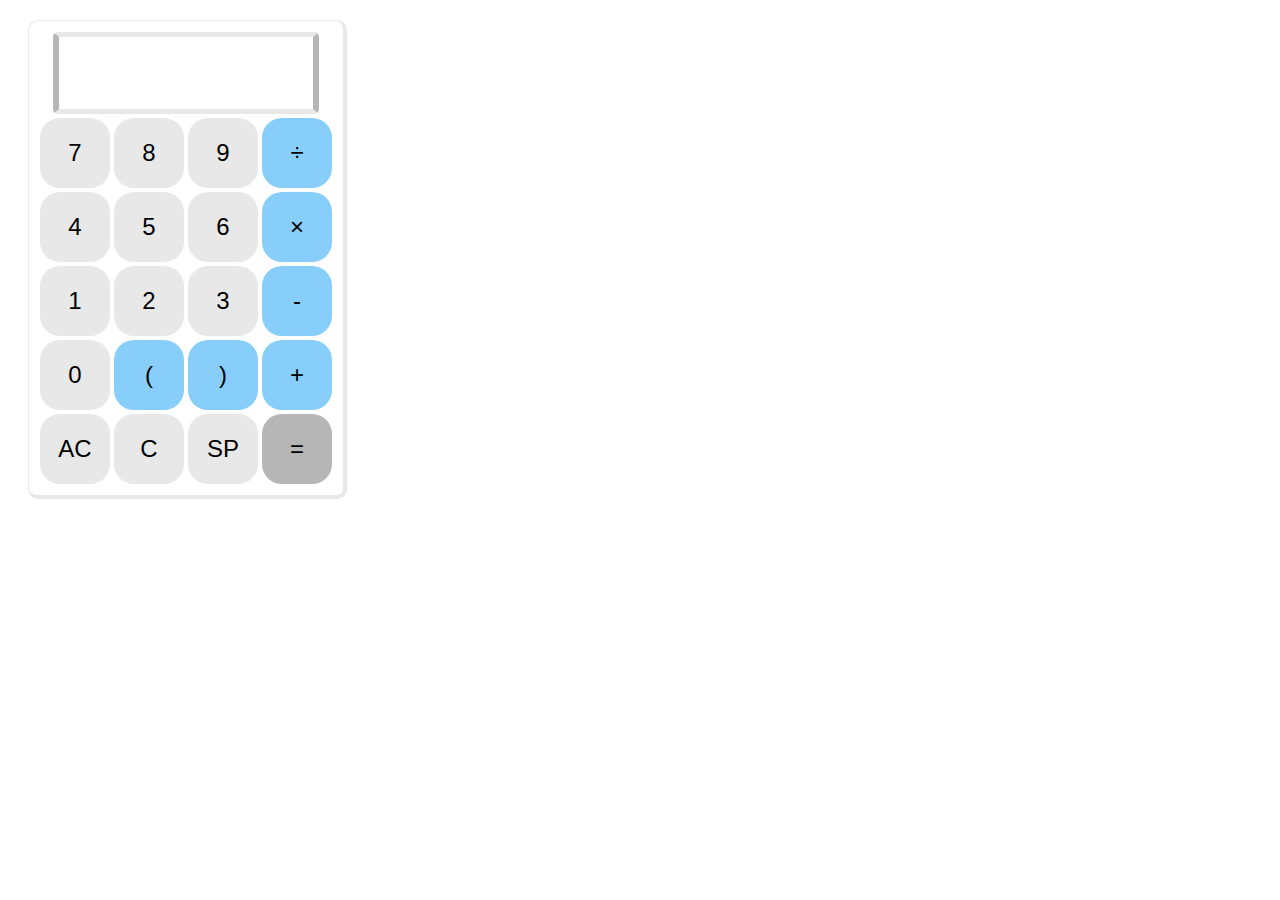
<file: calapp-html/calapp.html>
<!DOCTYPE html>
<html lang="ja">

    <head>
        <meta charset="utf-8">
        <link rel="stylesheet" href="calapp.css">
    </head>

    <body>
        <table id="btns">
            <!-- 液晶画面部分 -->
            <tr>
                <td colspan="4">
                    <input type="text" class="display" id="display" value="" disabled>
                </td>
            </tr>

            <!-- 上から1段目 -->
            <tr>
                <td><input type="button" value="7"></td>
                <td><input type="button" value="8"></td>
                <td><input type="button" value="9"></td>
                <td><input type="button" value="÷" class="operator" name="div_btn"></td>
            </tr>

            <!-- 上から2段目 -->
            <tr>
                <td><input type="button" value="4"></td>
                <td><input type="button" value="5"></td>
                <td><input type="button" value="6"></td>
                <td><input type="button" value="×" class="operator" name="multi_btn"></td>
            </tr>

            <!-- 上から3段目 -->
            <tr>
                <td><input type="button" value="1"></td>
                <td><input type="button" value="2"></td>
                <td><input type="button" value="3"></td>
                <td><input type="button" value="-" class="operator"></td>
            </tr>

            <!-- 上から4段目 -->
            <tr>
                <td><input type="button" value="0"></td>
                <td><input type="button" value="(" class="operator"></td>
                <td><input type="button" value=")" class="operator"></td>
                <td><input type="button" value="+" class="operator"></td>
            </tr>

            <!-- 上から5段目 -->
            <tr>
                <td><input type="button" value="AC"></td>
                <td><input type="button" value="C"></td>
                <td><input type="button" value="SP" name="space_btn"></td>
                <td><input type="button" value="=" class="equal"></td>
            </tr>

        </table>

        <script type="module" src="calapp.js"></script>
        <script type="module" src="calculater.js"></script>
        <script type="module" src="mylexer.js"></script>
        <script type="module" src="mybuffer.js"></script>
    </body>

</html>
</file>
<file: css/styles.css>
/* =================================================================== 
 * Ceevee Main Stylesheet
 * Template Ver. 2.0.0
 * 01-03-2021
 * ------------------------------------------------------------------
 *
 * TOC:
 * # settings and variables
 *      ## fonts
 *      ## colors
 *      ## vertical spacing and typescale
 *      ## grid variables
 * # normalize
 * # basic/base setup styles
 *      ## media
 *      ## typography resets
 *      ## links
 *      ## inputs
 * # Grid v3.0.0
 *      ## medium screen devices
 *      ## tablets
 *      ## mobile devices
 *      ## small mobile devices <= 400px
 * # block grids
 *      ## block grids - medium screen devices
 *      ## block grids - tablets
 *      ## block grids - mobile devices
 *      ## block grids - small mobile devices <= 400px
 * # MISC 
 * # custom grid, block grid STACK breakpoints
 * # base style overrides 
 *      ## links
 * # typography & general theme styles
 *      ## Lists
 *      ## responsive video container
 *      ## floated image
 *      ## tables
 *      ## spacing
 * # preloader
 *      ## page loaded
 * # forms 
 *      ## Style Placeholder Text
 * # buttons 
 * # additional components
 *      ## skillbars
 *      ## alert box
 *      ## pagination 
 * # common and reusable styles
 *      ## animation stuff 
 *      ## MailtoUI style overrides
 * # site header
 *      ## header nav
 *      ## mobile menu toggle 
 * # hero
 *      ## hero content
 *      ## hero social
 *      ## hero scrolldown
 *      ## animate intro content
 * # resume 
 *      ## resume block
 * # portfolio
 *      ## portfolio list
 *      ## modal popup
 * # CTA
 * # testimonials
 *      ## swiper style overrides
 *      ## testimonial slider 
 * # contact
 *      ## contact block
 * # footer
 *      ## footer social
 *      ## copyright
 *      ## go top
 *
 * ------------------------------------------------------------------ */


/* ===================================================================
 * # settings and variables
 *
 * ------------------------------------------------------------------- */

/* ------------------------------------------------------------------- 
 * ## fonts
 * ------------------------------------------------------------------- */
@import url("https://fonts.googleapis.com/css2?family=IBM+Plex+Serif:ital,wght@0,300;0,400;0,500;0,600;0,700;1,200;1,300;1,400;1,500;1,600&family=Inter:wght@300;400;500;600;700&display=swap");
:root {
    --font-1: "Inter", sans-serif;
    --font-2: "IBM Plex Serif", serif;
    /* monospace
     */
    --font-mono: Consolas, "Andale Mono", Courier, "Courier New", monospace;
}

/* ------------------------------------------------------------------- 
 * ## colors
 * ------------------------------------------------------------------- */
:root {
    /* color-1(#11ABB0)
     * color-2(#F06000)
     */
    --color-1: hsla(182, 82%, 38%, 1);
    --color-2: hsla(24, 100%, 47%, 1);

    /* theme color variations
     */
    --color-1-lighter: hsla(182, 82%, 58%, 1);
    --color-1-light  : hsla(182, 82%, 48%, 1);
    --color-1-dark   : hsla(182, 82%, 28%, 1);
    --color-1-darker : hsla(182, 82%, 18%, 1);
    --color-2-lighter: hsla(24, 100%, 67%, 1);
    --color-2-light  : hsla(24, 100%, 57%, 1);
    --color-2-dark   : hsla(24, 100%, 37%, 1);
    --color-2-darker : hsla(24, 100%, 27%, 1);

    /* feedback colors
     * color-error(#ffd1d2), color-success(#c8e675), 
     * color-info(#d7ecfb), color-notice(#fff099)
     */
    --color-error          : hsla(359, 100%, 91%, 1);
    --color-success        : hsla(76, 69%, 68%, 1);
    --color-info           : hsla(205, 82%, 91%, 1);
    --color-notice         : hsla(51, 100%, 80%, 1);
    --color-error-content  : hsla(359, 50%, 50%, 1);
    --color-success-content: hsla(76, 29%, 28%, 1);
    --color-info-content   : hsla(205, 32%, 31%, 1);
    --color-notice-content : hsla(51, 30%, 30%, 1);

    /* shades 
     * generated using 
     * Tint & Shade Generator 
     * (https://maketintsandshades.com/)
     */
    --color-black  : #000000;
    --color-gray-19: #0a0a0a;
    --color-gray-18: #141414;
    --color-gray-17: #1e1e1e;
    --color-gray-16: #282828;
    --color-gray-15: #323333;
    --color-gray-14: #3b3d3d;
    --color-gray-13: #454747;
    --color-gray-12: #4f5151;
    --color-gray-11: #595b5b;
    --color-gray-10: #636565;
    --color-gray-9 : #737474;
    --color-gray-8 : #828484;
    --color-gray-7 : #929393;
    --color-gray-6 : #a1a3a3;
    --color-gray-5 : #b1b2b2;
    --color-gray-4 : #c1c1c1;
    --color-gray-3 : #d0d1d1;
    --color-gray-2 : #e0e0e0;
    --color-gray-1 : #eff0f0;
    --color-white  : #ffffff;

    /* text
     */
    --color-text       : var(--color-gray-16);
    --color-text-dark  : var(--color-black);
    --color-text-light : var(--color-gray-7);
    --color-placeholder: var(--color-gray-7);

    /* buttons
     */
    --color-btn                   : var(--color-gray-3);
    --color-btn-text              : var(--color-black);
    --color-btn-hover             : var(--color-black);
    --color-btn-hover-text        : var(--color-white);
    --color-btn-primary           : var(--color-1);
    --color-btn-primary-text      : var(--color-white);
    --color-btn-primary-hover     : var(--color-2);
    --color-btn-primary-hover-text: var(--color-white);
    --color-btn-stroke            : var(--color-black);
    --color-btn-stroke-text       : var(--color-black);
    --color-btn-stroke-hover      : var(--color-black);
    --color-btn-stroke-hover-text : var(--color-white);

    /* others
     */
    --color-bg     : var(--color-gray-18);
    --color-border : var(--color-gray-2);
    --border-radius: 5px;
}

/* ------------------------------------------------------------------- 
 * ## vertical spacing and typescale
 * ------------------------------------------------------------------- */
:root {

    /* spacing
     * base font size: 18px 
     * vertical space unit : 32px
     */
    --base-size: 62.5%;
    --base-font-size: 1.8rem;
    --space: 3.2rem;

    /* vertical spacing 
     */
    --vspace-0_125: calc(0.125 * var(--space));
    --vspace-0_25 : calc(0.25 * var(--space));
    --vspace-0_5  : calc(0.5 * var(--space));
    --vspace-0_75 : calc(0.75 * var(--space));
    --vspace-0_875: calc(0.875 * var(--space));
    --vspace-1    : calc(var(--space));
    --vspace-1_25 : calc(1.25 * var(--space));
    --vspace-1_5  : calc(1.5 * var(--space));
    --vspace-1_75 : calc(1.75 * var(--space));
    --vspace-2    : calc(2 * var(--space));
    --vspace-2_5  : calc(2.5 * var(--space));
    --vspace-3    : calc(3 * var(--space));
    --vspace-3_5  : calc(3.5 * var(--space));
    --vspace-4    : calc(4 * var(--space));
    --vspace-4_5  : calc(4.5 * var(--space));
    --vspace-5    : calc(5 * var(--space));

    /* type scale
     * ratio 1:2 | base: 18px
     * -------------------------------------------------------
     *
     * --text-display-3 = (77.40px)
     * --text-display-2 = (64.50px)
     * --text-display-1 = (53.75px)
     * --text-xxxl      = (44.79px)
     * --text-xxl       = (37.32px)
     * --text-xl        = (31.10px)
     * --text-lg        = (25.92px)
     * --text-md        = (21.60px)
     * --text-size      = (18.00px) BASE
     * --text-sm        = (15.00px)
     * --text-xs        = (12.50px)
     *
     * -------------------------------------------------------
     */
    --text-scale-ratio: 1.2;
    --text-size       : var(--base-font-size);
    --text-xs         : calc((var(--text-size) / var(--text-scale-ratio)) / var(--text-scale-ratio));
    --text-sm         : calc(var(--text-xs) * var(--text-scale-ratio));
    --text-md         : calc(var(--text-sm) * var(--text-scale-ratio) * var(--text-scale-ratio));
    --text-lg         : calc(var(--text-md) * var(--text-scale-ratio));
    --text-xl         : calc(var(--text-lg) * var(--text-scale-ratio));
    --text-xxl        : calc(var(--text-xl) * var(--text-scale-ratio));
    --text-xxxl       : calc(var(--text-xxl) * var(--text-scale-ratio));
    --text-display-1  : calc(var(--text-xxxl) * var(--text-scale-ratio));
    --text-display-2  : calc(var(--text-display-1) * var(--text-scale-ratio));
    --text-display-3  : calc(var(--text-display-2) * var(--text-scale-ratio));

    /* default button height
     */
    --vspace-btn: var(--vspace-2);
}

/* on mobile devices below 600px
 */
@media screen and (max-width: 600px) {
    :root {
        --base-font-size: 1.6rem;
        --space: 2.8rem;
    }
}

/* ------------------------------------------------------------------- 
 * ## grid variables
 * ------------------------------------------------------------------- */
:root {

    /* widths for rows and containers
     */
    --width-full    : 100%;
    --width-max     : 1080px;
    --width-wide    : 1400px;
    --width-wider   : 1600px;
    --width-widest  : 1800px;
    --width-narrow  : 800px;
    --width-narrower: 600px;
    --width-grid-max: var(--width-max);

    /* gutters
     */
    --gutter-lg : 2.4rem;
    --gutter-md : 2rem;
    --gutter-mob: 1rem;
}


/* ==========================================================================
 * # normalize
 * normalize.css v8.0.1 | MIT License |
 * github.com/necolas/normalize.css
 *
 * -------------------------------------------------------------------------- */

/* ------------------------------------------------------------------- 
 * ## document
 * ------------------------------------------------------------------- */

/* 1. Correct the line height in all browsers.
 * 2. Prevent adjustments of font size after orientation changes in iOS.*/

html {
    line-height: 1.15;
    /* 1 */
    -webkit-text-size-adjust: 100%;
    /* 2 */
}

/* ------------------------------------------------------------------- 
 * ## sections
 * ------------------------------------------------------------------- */

/* Remove the margin in all browsers. */

body {
    margin: 0;
}

/* Render the `main` element consistently in IE. */

main {
    display: block;
}

/* Correct the font size and margin on `h1` elements within `section` and
 * `article` contexts in Chrome, Firefox, and Safari. */

h1 {
    font-size: 2em;
    margin: 0.67em 0;
}

/* ------------------------------------------------------------------- 
 * ## grouping
 * ------------------------------------------------------------------- */

/* 1. Add the correct box sizing in Firefox.
 * 2. Show the overflow in Edge and IE. */

hr {
    -webkit-box-sizing: content-box;
    box-sizing: content-box;
    /* 1 */
    height: 0;
    /* 1 */
    overflow: visible;
    /* 2 */
}

/* 1. Correct the inheritance and scaling of font size in all browsers.
 * 2. Correct the odd `em` font sizing in all browsers. */

pre {
    font-family: monospace, monospace;
    /* 1 */
    font-size: 1em;
    /* 2 */
}

/* ------------------------------------------------------------------- 
 * ## text-level semantics
 * ------------------------------------------------------------------- */

/* Remove the gray background on active links in IE 10. */

a {
    background-color: transparent;
}

/* 1. Remove the bottom border in Chrome 57-
 * 2. Add the correct text decoration in Chrome, Edge, IE, Opera, and Safari. */

abbr[title] {
    border-bottom: none;
    /* 1 */
    text-decoration: underline;
    /* 2 */
    -webkit-text-decoration: underline dotted;
    text-decoration: underline dotted;
    /* 2 */
}

/* Add the correct font weight in Chrome, Edge, and Safari. */

b, strong {
    font-weight: bolder;
}

/* 1. Correct the inheritance and scaling of font size in all browsers.
 * 2. Correct the odd `em` font sizing in all browsers. */

code, kbd, samp {
    font-family: monospace, monospace;
    /* 1 */
    font-size: 1em;
    /* 2 */
}

/* Add the correct font size in all browsers. */

small {
    font-size: 80%;
}

/* Prevent `sub` and `sup` elements from affecting the line height in
 * all browsers. */

sub, sup {
    font-size: 75%;
    line-height: 0;
    position: relative;
    vertical-align: baseline;
}

sub {
    bottom: -0.25em;
}

sup {
    top: -0.5em;
}

/* ------------------------------------------------------------------- 
 * ## embedded content
 * ------------------------------------------------------------------- */

/* Remove the border on images inside links in IE 10. */

img {
    border-style: none;
}

/* ------------------------------------------------------------------- 
 * ## forms
 * ------------------------------------------------------------------- */

/* 1. Change the font styles in all browsers.
 * 2. Remove the margin in Firefox and Safari. */

button, input, optgroup, select, textarea {
    font-family: inherit;
    /* 1 */
    font-size: 100%;
    /* 1 */
    line-height: 1.15;
    /* 1 */
    margin: 0;
    /* 2 */
}

/* Show the overflow in IE.
 * 1. Show the overflow in Edge. */

button, input {
    /* 1 */
    overflow: visible;
}

/* Remove the inheritance of text transform in Edge, Firefox, and IE.
 * 1. Remove the inheritance of text transform in Firefox. */

button, select {
    /* 1 */
    text-transform: none;
}

/* Correct the inability to style clickable types in iOS and Safari. */

button, [type="button"], [type="reset"], [type="submit"] {
    -webkit-appearance: button;
}

/* Remove the inner border and padding in Firefox. */

button::-moz-focus-inner, [type="button"]::-moz-focus-inner, [type="reset"]::-moz-focus-inner, [type="submit"]::-moz-focus-inner {
    border-style: none;
    padding: 0;
}

/* Restore the focus styles unset by the previous rule. */

button:-moz-focusring, [type="button"]:-moz-focusring, [type="reset"]:-moz-focusring, [type="submit"]:-moz-focusring {
    outline: 1px dotted ButtonText;
}

/* Correct the padding in Firefox. */

fieldset {
    padding: 0.35em 0.75em 0.625em;
}

/* 1. Correct the text wrapping in Edge and IE.
 * 2. Correct the color inheritance from `fieldset` elements in IE.
 * 3. Remove the padding so developers are not caught out when they zero out
 *    `fieldset` elements in all browsers. */

legend {
    -webkit-box-sizing: border-box;
    box-sizing: border-box;
    /* 1 */
    color: inherit;
    /* 2 */
    display: table;
    /* 1 */
    max-width: 100%;
    /* 1 */
    padding: 0;
    /* 3 */
    white-space: normal;
    /* 1 */
}

/* Add the correct vertical alignment in Chrome, Firefox, and Opera. */

progress {
    vertical-align: baseline;
}

/* Remove the default vertical scrollbar in IE 10+. */

textarea {
    overflow: auto;
}

/* 1. Add the correct box sizing in IE 10.
 * 2. Remove the padding in IE 10. */

[type="checkbox"], [type="radio"] {
    -webkit-box-sizing: border-box;
    box-sizing: border-box;
    /* 1 */
    padding: 0;
    /* 2 */
}

/* Correct the cursor style of increment and decrement buttons in Chrome. */

[type="number"]::-webkit-inner-spin-button, [type="number"]::-webkit-outer-spin-button {
    height: auto;
}

/* 1. Correct the odd appearance in Chrome and Safari.
 * 2. Correct the outline style in Safari. */

[type="search"] {
    -webkit-appearance: textfield;
    /* 1 */
    outline-offset: -2px;
    /* 2 */
}

/* Remove the inner padding in Chrome and Safari on macOS. */

[type="search"]::-webkit-search-decoration {
    -webkit-appearance: none;
}

/* 1. Correct the inability to style clickable types in iOS and Safari.
 * 2. Change font properties to `inherit` in Safari. */

::-webkit-file-upload-button {
    -webkit-appearance: button;
    /* 1 */
    font: inherit;
    /* 2 */
}

/* ------------------------------------------------------------------- 
 * ## interactive
 * ------------------------------------------------------------------- */

/* Add the correct display in Edge, IE 10+, and Firefox. */

details {
    display: block;
}

/* Add the correct display in all browsers. */

summary {
    display: list-item;
}

/* ------------------------------------------------------------------- 
 * ## misc
 * ------------------------------------------------------------------- */

/* Add the correct display in IE 10+. */

template {
    display: none;
}

/* Add the correct display in IE 10. */

[hidden] {
    display: none;
}


/* ===================================================================
 * # basic/base setup styles
 *
 * ------------------------------------------------------------------- */
html {
    font-size: 62.5%;
    -webkit-box-sizing: border-box;
    box-sizing: border-box;
}

*, *::before, *::after {
    -webkit-box-sizing: inherit;
    box-sizing: inherit;
}

body {
    font-weight: normal;
    line-height: 1;
    word-wrap: break-word;
    -moz-font-smoothing: grayscale;
    -moz-osx-font-smoothing: grayscale;
    -webkit-font-smoothing: antialiased;
    -webkit-overflow-scrolling: touch;
    -webkit-text-size-adjust: none;
}

/* ------------------------------------------------------------------- 
 * ## media
 * ------------------------------------------------------------------- */
svg, img, video embed, iframe, object {
    max-width: 100%;
    height: auto;
}

/* ------------------------------------------------------------------- 
 * ## typography resets
 * ------------------------------------------------------------------- */
div, dl, dt, dd, ul, ol, li, h1, h2, h3, h4, h5, h6, pre, form, p, blockquote, th, td {
    margin: 0;
    padding: 0;
}

p {
    font-size: inherit;
    text-rendering: optimizeLegibility;
}

em, i {
    font-style: italic;
    line-height: inherit;
}

strong, b {
    font-weight: bold;
    line-height: inherit;
}

small {
    font-size: 60%;
    line-height: inherit;
}

ol, ul {
    list-style: none;
}

li {
    display: block;
}

/* ------------------------------------------------------------------- 
 * ## links
 * ------------------------------------------------------------------- */
a {
    text-decoration: none;
    line-height: inherit;
}

a img {
    border: none;
}

/* ------------------------------------------------------------------- 
 * ## inputs
 * ------------------------------------------------------------------- */
fieldset {
    margin: 0;
    padding: 0;
}

input[type="email"], 
input[type="number"], 
input[type="search"], 
input[type="text"], 
input[type="tel"], 
input[type="url"], 
input[type="password"], textarea {
    -webkit-appearance: none;
    -moz-appearance: none;
    appearance: none;
}


/* ===================================================================
 * # Grid v3.0.0
 *
 *   -----------------------------------------------------------------
 * - Grid breakpoints are based on MAXIMUM WIDTH media queries, 
 *   meaning they apply to that one breakpoint and ALL THOSE BELOW IT.
 * - Grid columns without a specified width will automatically layout 
 *   as equal width columns.
 * ------------------------------------------------------------------- */

/* rows
 * ------------------------------------- */
.row {
    width: 92%;
    max-width: var(--width-grid-max);
    margin: 0 auto;
    display: -ms-flexbox;
    display: -webkit-box;
    display: flex;
    -ms-flex-flow: row wrap;
    -webkit-box-orient: horizontal;
    -webkit-box-direction: normal;
    flex-flow: row wrap;
}

.row .row {
    width: auto;
    max-width: none;
    margin-left: calc(var(--gutter-lg) * -1);
    margin-right: calc(var(--gutter-lg) * -1);
}

/* columns
 * -------------------------------------- */
.column {
    -ms-flex: 1 1 0%;
    -webkit-box-flex: 1;
    flex: 1 1 0%;
    padding: 0 var(--gutter-lg);
}

.collapse>.column, .column.collapse {
    padding: 0;
}

/* flex row containers utility classes
 */
.row.row-wrap {
    -ms-flex-wrap: wrap;
    flex-wrap: wrap;
}

.row.row-nowrap {
    -ms-flex-wrap: none;
    flex-wrap: nowrap;
}

.row.row-y-top {
    -ms-flex-align: start;
    -webkit-box-align: start;
    align-items: flex-start;
}

.row.row-y-bottom {
    -ms-flex-align: end;
    -webkit-box-align: end;
    align-items: flex-end;
}

.row.row-y-center {
    -ms-flex-align: center;
    -webkit-box-align: center;
    align-items: center;
}

.row.row-stretch {
    -ms-flex-align: stretch;
    -webkit-box-align: stretch;
    align-items: stretch;
}

.row.row-baseline {
    -ms-flex-align: baseline;
    -webkit-box-align: baseline;
    align-items: baseline;
}

.row.row-x-left {
    -ms-flex-pack: start;
    -webkit-box-pack: start;
    justify-content: flex-start;
}

.row.row-x-right {
    -ms-flex-pack: end;
    -webkit-box-pack: end;
    justify-content: flex-end;
}

.row.row-x-center {
    -ms-flex-pack: center;
    -webkit-box-pack: center;
    justify-content: center;
}

/* flex item utility alignment classes
 */
.align-center {
    margin: auto;
    -webkit-align-self: center;
    -ms-flex-item-align: center;
    -ms-grid-row-align: center;
    align-self: center;
}

.align-left {
    margin-right: auto;
    -webkit-align-self: center;
    -ms-flex-item-align: center;
    -ms-grid-row-align: center;
    align-self: center;
}

.align-right {
    margin-left: auto;
    -webkit-align-self: center;
    -ms-flex-item-align: center;
    -ms-grid-row-align: center;
    align-self: center;
}

.align-x-center {
    margin-right: auto;
    margin-left: auto;
}

.align-x-left {
    margin-right: auto;
}

.align-x-right {
    margin-left: auto;
}

.align-y-center {
    -webkit-align-self: center;
    -ms-flex-item-align: center;
    -ms-grid-row-align: center;
    align-self: center;
}

.align-y-top {
    -webkit-align-self: flex-start;
    -ms-flex-item-align: start;
    align-self: flex-start;
}

.align-y-bottom {
    -webkit-align-self: flex-end;
    -ms-flex-item-align: end;
    align-self: flex-end;
}

/* large screen column widths 
 */
.large-1 {
    -ms-flex: 0 0 8.33333%;
    -webkit-box-flex: 0;
    flex: 0 0 8.33333%;
    max-width: 8.33333%;
}

.large-2 {
    -ms-flex: 0 0 16.66667%;
    -webkit-box-flex: 0;
    flex: 0 0 16.66667%;
    max-width: 16.66667%;
}

.large-3 {
    -ms-flex: 0 0 25%;
    -webkit-box-flex: 0;
    flex: 0 0 25%;
    max-width: 25%;
}

.large-4 {
    -ms-flex: 0 0 33.33333%;
    -webkit-box-flex: 0;
    flex: 0 0 33.33333%;
    max-width: 33.33333%;
}

.large-5 {
    -ms-flex: 0 0 41.66667%;
    -webkit-box-flex: 0;
    flex: 0 0 41.66667%;
    max-width: 41.66667%;
}

.large-6 {
    -ms-flex: 0 0 50%;
    -webkit-box-flex: 0;
    flex: 0 0 50%;
    max-width: 50%;
}

.large-7 {
    -ms-flex: 0 0 58.33333%;
    -webkit-box-flex: 0;
    flex: 0 0 58.33333%;
    max-width: 58.33333%;
}

.large-8 {
    -ms-flex: 0 0 66.66667%;
    -webkit-box-flex: 0;
    flex: 0 0 66.66667%;
    max-width: 66.66667%;
}

.large-9 {
    -ms-flex: 0 0 75%;
    -webkit-box-flex: 0;
    flex: 0 0 75%;
    max-width: 75%;
}

.large-10 {
    -ms-flex: 0 0 83.33333%;
    -webkit-box-flex: 0;
    flex: 0 0 83.33333%;
    max-width: 83.33333%;
}

.large-11 {
    -ms-flex: 0 0 91.66667%;
    -webkit-box-flex: 0;
    flex: 0 0 91.66667%;
    max-width: 91.66667%;
}

.large-12 {
    -ms-flex: 0 0 100%;
    -webkit-box-flex: 0;
    flex: 0 0 100%;
    max-width: 100%;
}

/* ------------------------------------------------------------------- 
 * ## medium screen devices
 * ------------------------------------------------------------------- */
@media screen and (max-width: 1200px) {
    .row .row {
        margin-left: calc(var(--gutter-md) * -1);
        margin-right: calc(var(--gutter-md) * -1);
    }
    .column {
        padding: 0 var(--gutter-md);
    }
    .medium-1 {
        -ms-flex: 0 0 8.33333%;
        -webkit-box-flex: 0;
        flex: 0 0 8.33333%;
        max-width: 8.33333%;
    }
    .medium-2 {
        -ms-flex: 0 0 16.66667%;
        -webkit-box-flex: 0;
        flex: 0 0 16.66667%;
        max-width: 16.66667%;
    }
    .medium-3 {
        -ms-flex: 0 0 25%;
        -webkit-box-flex: 0;
        flex: 0 0 25%;
        max-width: 25%;
    }
    .medium-4 {
        -ms-flex: 0 0 33.33333%;
        -webkit-box-flex: 0;
        flex: 0 0 33.33333%;
        max-width: 33.33333%;
    }
    .medium-5 {
        -ms-flex: 0 0 41.66667%;
        -webkit-box-flex: 0;
        flex: 0 0 41.66667%;
        max-width: 41.66667%;
    }
    .medium-6 {
        -ms-flex: 0 0 50%;
        -webkit-box-flex: 0;
        flex: 0 0 50%;
        max-width: 50%;
    }
    .medium-7 {
        -ms-flex: 0 0 58.33333%;
        -webkit-box-flex: 0;
        flex: 0 0 58.33333%;
        max-width: 58.33333%;
    }
    .medium-8 {
        -ms-flex: 0 0 66.66667%;
        -webkit-box-flex: 0;
        flex: 0 0 66.66667%;
        max-width: 66.66667%;
    }
    .medium-9 {
        -ms-flex: 0 0 75%;
        -webkit-box-flex: 0;
        flex: 0 0 75%;
        max-width: 75%;
    }
    .medium-10 {
        -ms-flex: 0 0 83.33333%;
        -webkit-box-flex: 0;
        flex: 0 0 83.33333%;
        max-width: 83.33333%;
    }
    .medium-11 {
        -ms-flex: 0 0 91.66667%;
        -webkit-box-flex: 0;
        flex: 0 0 91.66667%;
        max-width: 91.66667%;
    }
    .medium-12 {
        -ms-flex: 0 0 100%;
        -webkit-box-flex: 0;
        flex: 0 0 100%;
        max-width: 100%;
    }
}

/* ------------------------------------------------------------------- 
 * ## tablets
 * ------------------------------------------------------------------- */
@media screen and (max-width: 800px) {
    .row {
        width: 90%;
    }
    .tab-1 {
        -ms-flex: 0 0 8.33333%;
        -webkit-box-flex: 0;
        flex: 0 0 8.33333%;
        max-width: 8.33333%;
    }
    .tab-2 {
        -ms-flex: 0 0 16.66667%;
        -webkit-box-flex: 0;
        flex: 0 0 16.66667%;
        max-width: 16.66667%;
    }
    .tab-3 {
        -ms-flex: 0 0 25%;
        -webkit-box-flex: 0;
        flex: 0 0 25%;
        max-width: 25%;
    }
    .tab-4 {
        -ms-flex: 0 0 33.33333%;
        -webkit-box-flex: 0;
        flex: 0 0 33.33333%;
        max-width: 33.33333%;
    }
    .tab-5 {
        -ms-flex: 0 0 41.66667%;
        -webkit-box-flex: 0;
        flex: 0 0 41.66667%;
        max-width: 41.66667%;
    }
    .tab-6 {
        -ms-flex: 0 0 50%;
        -webkit-box-flex: 0;
        flex: 0 0 50%;
        max-width: 50%;
    }
    .tab-7 {
        -ms-flex: 0 0 58.33333%;
        -webkit-box-flex: 0;
        flex: 0 0 58.33333%;
        max-width: 58.33333%;
    }
    .tab-8 {
        -ms-flex: 0 0 66.66667%;
        -webkit-box-flex: 0;
        flex: 0 0 66.66667%;
        max-width: 66.66667%;
    }
    .tab-9 {
        -ms-flex: 0 0 75%;
        -webkit-box-flex: 0;
        flex: 0 0 75%;
        max-width: 75%;
    }
    .tab-10 {
        -ms-flex: 0 0 83.33333%;
        -webkit-box-flex: 0;
        flex: 0 0 83.33333%;
        max-width: 83.33333%;
    }
    .tab-11 {
        -ms-flex: 0 0 91.66667%;
        -webkit-box-flex: 0;
        flex: 0 0 91.66667%;
        max-width: 91.66667%;
    }
    .tab-12 {
        -ms-flex: 0 0 100%;
        -webkit-box-flex: 0;
        flex: 0 0 100%;
        max-width: 100%;
    }
    .hide-on-tablet {
        display: none;
    }
}

/* ------------------------------------------------------------------- 
 * ## mobile devices
 * ------------------------------------------------------------------- */
@media screen and (max-width: 600px) {
    .row {
        width: 100%;
        padding-left: 6vw;
        padding-right: 6vw;
    }
    .row .row {
        margin-left: calc(var(--gutter-mob) * -1);
        margin-right: calc(var(--gutter-mob) * -1);
        padding-left: 0;
        padding-right: 0;
    }
    .column {
        padding: 0 var(--gutter-mob);
    }
    .mob-1 {
        -ms-flex: 0 0 8.33333%;
        -webkit-box-flex: 0;
        flex: 0 0 8.33333%;
        max-width: 8.33333%;
    }
    .mob-2 {
        -ms-flex: 0 0 16.66667%;
        -webkit-box-flex: 0;
        flex: 0 0 16.66667%;
        max-width: 16.66667%;
    }
    .mob-3 {
        -ms-flex: 0 0 25%;
        -webkit-box-flex: 0;
        flex: 0 0 25%;
        max-width: 25%;
    }
    .mob-4 {
        -ms-flex: 0 0 33.33333%;
        -webkit-box-flex: 0;
        flex: 0 0 33.33333%;
        max-width: 33.33333%;
    }
    .mob-5 {
        -ms-flex: 0 0 41.66667%;
        -webkit-box-flex: 0;
        flex: 0 0 41.66667%;
        max-width: 41.66667%;
    }
    .mob-6 {
        -ms-flex: 0 0 50%;
        -webkit-box-flex: 0;
        flex: 0 0 50%;
        max-width: 50%;
    }
    .mob-7 {
        -ms-flex: 0 0 58.33333%;
        -webkit-box-flex: 0;
        flex: 0 0 58.33333%;
        max-width: 58.33333%;
    }
    .mob-8 {
        -ms-flex: 0 0 66.66667%;
        -webkit-box-flex: 0;
        flex: 0 0 66.66667%;
        max-width: 66.66667%;
    }
    .mob-9 {
        -ms-flex: 0 0 75%;
        -webkit-box-flex: 0;
        flex: 0 0 75%;
        max-width: 75%;
    }
    .mob-10 {
        -ms-flex: 0 0 83.33333%;
        -webkit-box-flex: 0;
        flex: 0 0 83.33333%;
        max-width: 83.33333%;
    }
    .mob-11 {
        -ms-flex: 0 0 91.66667%;
        -webkit-box-flex: 0;
        flex: 0 0 91.66667%;
        max-width: 91.66667%;
    }
    .mob-12 {
        -ms-flex: 0 0 100%;
        -webkit-box-flex: 0;
        flex: 0 0 100%;
        max-width: 100%;
    }
    .hide-on-mobile {
        display: none;
    }
}

/* ------------------------------------------------------------------- 
 * ## small mobile devices <= 400px
 * ------------------------------------------------------------------- */
@media screen and (max-width: 400px) {
    .row .row {
        margin-left: 0;
        margin-right: 0;
    }
    .column {
        -ms-flex: 0 0 100%;
        -webkit-box-flex: 0;
        flex: 0 0 100%;
        max-width: 100%;
        margin-left: 0;
        margin-right: 0;
        padding: 0;
    }
    .hide-on-mobile-small {
        display: none;
    }
}


/* ===================================================================
 * # block grids
 *
 * -------------------------------------------------------------------
 * Equally-sized columns define at parent/row level.
 * ------------------------------------------------------------------- */
.block-large-1-8>.column {
    -ms-flex: 0 0 12.5%;
    -webkit-box-flex: 0;
    flex: 0 0 12.5%;
    max-width: 12.5%;
}

.block-large-1-6>.column {
    -ms-flex: 0 0 16.66667%;
    -webkit-box-flex: 0;
    flex: 0 0 16.66667%;
    max-width: 16.66667%;
}

.block-large-1-5>.column {
    -ms-flex: 0 0 20%;
    -webkit-box-flex: 0;
    flex: 0 0 20%;
    max-width: 20%;
}

.block-large-1-4>.column {
    -ms-flex: 0 0 25%;
    -webkit-box-flex: 0;
    flex: 0 0 25%;
    max-width: 25%;
}

.block-large-1-3>.column {
    -ms-flex: 0 0 33.33333%;
    -webkit-box-flex: 0;
    flex: 0 0 33.33333%;
    max-width: 33.33333%;
}

.block-large-1-2>.column {
    -ms-flex: 0 0 50%;
    -webkit-box-flex: 0;
    flex: 0 0 50%;
    max-width: 50%;
}

.block-large-full>.column {
    -ms-flex: 0 0 100%;
    -webkit-box-flex: 0;
    flex: 0 0 100%;
    max-width: 100%;
}

/* ------------------------------------------------------------------- 
 * ## block grids - medium screen devices
 * ------------------------------------------------------------------- */
@media screen and (max-width: 1200px) {
    .block-medium-1-8>.column {
        -ms-flex: 0 0 12.5%;
        -webkit-box-flex: 0;
        flex: 0 0 12.5%;
        max-width: 12.5%;
    }
    .block-medium-1-6>.column {
        -ms-flex: 0 0 16.66667%;
        -webkit-box-flex: 0;
        flex: 0 0 16.66667%;
        max-width: 16.66667%;
    }
    .block-medium-1-5>.column {
        -ms-flex: 0 0 20%;
        -webkit-box-flex: 0;
        flex: 0 0 20%;
        max-width: 20%;
    }
    .block-medium-1-4>.column {
        -ms-flex: 0 0 25%;
        -webkit-box-flex: 0;
        flex: 0 0 25%;
        max-width: 25%;
    }
    .block-medium-1-3>.column {
        -ms-flex: 0 0 33.33333%;
        -webkit-box-flex: 0;
        flex: 0 0 33.33333%;
        max-width: 33.33333%;
    }
    .block-medium-1-2>.column {
        -ms-flex: 0 0 50%;
        -webkit-box-flex: 0;
        flex: 0 0 50%;
        max-width: 50%;
    }
    .block-medium-full>.column {
        -ms-flex: 0 0 100%;
        -webkit-box-flex: 0;
        flex: 0 0 100%;
        max-width: 100%;
    }
}

/* ------------------------------------------------------------------- 
 * ## block grids - tablets
 * ------------------------------------------------------------------- */
@media screen and (max-width: 800px) {
    .block-tab-1-8>.column {
        -ms-flex: 0 0 12.5%;
        -webkit-box-flex: 0;
        flex: 0 0 12.5%;
        max-width: 12.5%;
    }
    .block-tab-1-6>.column {
        -ms-flex: 0 0 16.66667%;
        -webkit-box-flex: 0;
        flex: 0 0 16.66667%;
        max-width: 16.66667%;
    }
    .block-tab-1-5>.column {
        -ms-flex: 0 0 20%;
        -webkit-box-flex: 0;
        flex: 0 0 20%;
        max-width: 20%;
    }
    .block-tab-1-4>.column {
        -ms-flex: 0 0 25%;
        -webkit-box-flex: 0;
        flex: 0 0 25%;
        max-width: 25%;
    }
    .block-tab-1-3>.column {
        -ms-flex: 0 0 33.33333%;
        -webkit-box-flex: 0;
        flex: 0 0 33.33333%;
        max-width: 33.33333%;
    }
    .block-tab-1-2>.column {
        -ms-flex: 0 0 50%;
        -webkit-box-flex: 0;
        flex: 0 0 50%;
        max-width: 50%;
    }
    .block-tab-full>.column {
        -ms-flex: 0 0 100%;
        -webkit-box-flex: 0;
        flex: 0 0 100%;
        max-width: 100%;
    }
}

/* ------------------------------------------------------------------- 
 * ## block grids - mobile devices
 * ------------------------------------------------------------------- */
@media screen and (max-width: 600px) {
    .block-mob-1-8>.column {
        -ms-flex: 0 0 12.5%;
        -webkit-box-flex: 0;
        flex: 0 0 12.5%;
        max-width: 12.5%;
    }
    .block-mob-1-6>.column {
        -ms-flex: 0 0 16.66667%;
        -webkit-box-flex: 0;
        flex: 0 0 16.66667%;
        max-width: 16.66667%;
    }
    .block-mob-1-5>.column {
        -ms-flex: 0 0 20%;
        -webkit-box-flex: 0;
        flex: 0 0 20%;
        max-width: 20%;
    }
    .block-mob-1-4>.column {
        -ms-flex: 0 0 25%;
        -webkit-box-flex: 0;
        flex: 0 0 25%;
        max-width: 25%;
    }
    .block-mob-1-3>.column {
        -ms-flex: 0 0 33.33333%;
        -webkit-box-flex: 0;
        flex: 0 0 33.33333%;
        max-width: 33.33333%;
    }
    .block-mob-1-2>.column {
        -ms-flex: 0 0 50%;
        -webkit-box-flex: 0;
        flex: 0 0 50%;
        max-width: 50%;
    }
    .block-mob-full>.column {
        -ms-flex: 0 0 100%;
        -webkit-box-flex: 0;
        flex: 0 0 100%;
        max-width: 100%;
    }
}

/* ------------------------------------------------------------------- 
 * ## block grids - small mobile devices <= 400px
 * ------------------------------------------------------------------- */
@media screen and (max-width: 400px) {
    .stack>.column {
        -ms-flex: 0 0 100%;
        -webkit-box-flex: 0;
        flex: 0 0 100%;
        max-width: 100%;
        margin-left: 0;
        margin-right: 0;
        padding: 0;
    }
}


/* ===================================================================
 * # MISC 
 *
 * ------------------------------------------------------------------- */
.h-group:after {
    content: "";
    display: table;
    clear: both;
}

/* misc helper classes
 */
.is-hidden {
    display: none;
}

.is-invisible {
    visibility: hidden;
}

.h-screen-reader-text {
    clip: rect(1px, 1px, 1px, 1px);
    -webkit-clip-path: inset(50%);
    clip-path: inset(50%);
    height: 1px;
    width: 1px;
    margin: -1px;
    overflow: hidden;
    padding: 0;
    border: 0;
    position: absolute;
}

.h-antialiased {
    -webkit-font-smoothing: antialiased;
    -moz-osx-font-smoothing: grayscale;
}

.h-overflow-hidden {
    overflow: hidden;
}

.h-remove-top {
    margin-top: 0;
}

.h-remove-bottom {
    margin-bottom: 0;
}

.h-add-half-bottom {
    margin-bottom: var(--vspace-0_5) !important;
}

.h-add-bottom {
    margin-bottom: var(--vspace-1) !important;
}

.h-no-border {
    border: none;
}

.h-full-width {
    width: 100%;
}

.h-text-center {
    text-align: center;
}

.h-text-left {
    text-align: left;
}

.h-text-right {
    text-align: right;
}

.h-pull-left {
    float: left;
}

.h-pull-right {
    float: right;
}


/* ===================================================================
 * # custom grid, block grid STACK breakpoints
 *
 * ------------------------------------------------------------------- */
@media screen and (max-width: 1000px) {
    .w-1000-stack, .block-1000-stack>.column {
        -ms-flex: 0 0 100%;
        -webkit-box-flex: 0;
        flex: 0 0 100%;
        max-width: 100%;
    }
}

@media screen and (max-width: 700px) {
    .w-700-stack, .block-700-stack>.column {
        -ms-flex: 0 0 100%;
        -webkit-box-flex: 0;
        flex: 0 0 100%;
        max-width: 100%;
    }
}

@media screen and (max-width: 500px) {
    .w-500-stack, .block-500-stack>.column {
        -ms-flex: 0 0 100%;
        -webkit-box-flex: 0;
        flex: 0 0 100%;
        max-width: 100%;
    }
}

/* ===================================================================
 * # base style overrides 
 *
 * ------------------------------------------------------------------- */
html {
    font-size: var(--base-size);
}

html, body {
    height: 100%;
}

body {
    background: var(--color-bg);
    font-family: var(--font-1);
    font-size: var(--text-size);
    font-style: normal;
    font-weight: normal;
    line-height: var(--vspace-1);
    color: var(--color-text);
    margin: 0;
    padding: 0;
}

/* ------------------------------------------------------------------- 
 * ## links
 * ------------------------------------------------------------------- */
a {
    color: var(--color-1);
    -webkit-transition: all 0.3s ease-in-out;
    transition: all 0.3s ease-in-out;
}

a:hover, a:focus, a:active {
    color: var(--color-2);
}

a:hover, a:active {
    outline: 0;
}


/* ===================================================================
 * # typography & general theme styles
 * 
 * ------------------------------------------------------------------- */

/* type scale - ratio 1:2 | base: 18px
 * -------------------------------------------------------------------
 * --text-display-3 = (77.40px)
 * --text-display-2 = (64.50px)
 * --text-display-1 = (53.75px)
 * --text-xxxl      = (44.79px)
 * --text-xxl       = (37.32px)
 * --text-xl        = (31.10px)
 * --text-lg        = (25.92px)
 * --text-md        = (21.60px)
 * --text-size      = (18.00px) BASE
 * --text-sm        = (15.00px)
 * --text-xs        = (12.50px)
 * -------------------------------------------------------------------- */
h1, h2, h3, h4, h5, h6, 
.h1, .h2, .h3, .h4, .h5, .h6 {
    font-family: var(--font-1);
    font-weight: 600;
    font-style: normal;
    color: var(--color-text-dark);
    -webkit-font-variant-ligatures: common-ligatures;
    font-variant-ligatures: common-ligatures;
    text-rendering: optimizeLegibility;
}

h1, .h1 {
    margin-top: var(--vspace-3);
    margin-bottom: var(--vspace-0_75);
}

h2, .h2, h3, .h3, h4, .h4 {
    margin-top: var(--vspace-2_5);
    margin-bottom: var(--vspace-0_5);
}

h5, .h5, h6, .h6 {
    margin-top: var(--vspace-1_5);
    margin-bottom: var(--vspace-0_5);
}

h1, .h1 {
    font-size: var(--text-display-1);
    line-height: calc(var(--vspace-1_75) + var(--vspace-0_125));
    letter-spacing: -.015em;
}

@media screen and (max-width: 600px) {
    h1, .h1 {
        font-size: var(--text-xxxl);
        line-height: var(--vspace-1_75);
    }
}

h2, .h2 {
    font-size: var(--text-xxl);
    line-height: calc(var(--vspace-1_25) + var(--vspace-0_125));
    letter-spacing: -.01em;
}

h3, .h3 {
    font-size: var(--text-xl);
    line-height: var(--vspace-1_25);
}

h4, .h4 {
    font-size: var(--text-lg);
    line-height: var(--vspace-1);
}

h5, .h5 {
    font-size: var(--text-md);
    line-height: calc(0.875 * var(--space));
}

h6, .h6 {
    font-size: var(--text-sm);
    font-weight: 700;
    line-height: var(--vspace-0_75);
    text-transform: uppercase;
    letter-spacing: .2em;
}

.lead, .attention-getter {
    font-weight: 300;
    font-size: var(--text-md);
    line-height: calc(1.125 * var(--space));
    color: var(--color-text-dark);
}

@media screen and (max-width: 400px) {
    .lead, .attention-getter {
        font-size: calc(var(--text-size) * 1.0556);
    }
}

figure img, p img {
    margin: 0;
    vertical-align: bottom;
}

em, i, strong, b {
    font-size: inherit;
    line-height: inherit;
}

em, i {
    font-family: var(--font-1);
    font-style: italic;
}

strong, b {
    font-family: var(--font-1);
    font-weight: 600;
    color: var(--color-text-dark);
}

small {
    font-size: var(--text-sm);
    font-weight: 500;
    line-height: var(--vspace-0_5);
}

blockquote {
    margin: 0 0 var(--vspace-1) 0;
    padding: var(--vspace-1) var(--vspace-1_5);
    border-left: 4px solid black;
    position: relative;
}

@media screen and (max-width: 400px) {
    blockquote {
        padding: var(--vspace-0_75) var(--vspace-0_75);
    }
}

blockquote p {
    font-family: var(--font-2);
    font-size: var(--text-lg);
    font-weight: 400;
    font-style: normal;
    line-height: var(--vspace-1_25);
    color: var(--color-text-dark);
    padding: 0;
}

blockquote cite {
    display: block;
    font-family: var(--font-1);
    font-weight: 400;
    font-size: var(--text-sm);
    line-height: var(--vspace-0_75);
    font-style: normal;
}

blockquote cite:before {
    content: "\2014 \0020";
}

blockquote cite, blockquote cite a, blockquote cite a:visited {
    color: var(--color-text-light);
    border: none;
}

figure {
    display: block;
    margin-left: 0;
    margin-right: 0;
}

figure img+figcaption {
    margin-top: var(--vspace-1);
}

figcaption {
    font-size: var(--text-sm);
    text-align: center;
    margin-bottom: 0;
}

var, kbd, samp, code, pre {
    font-family: var(--font-mono);
}

pre {
    padding: var(--vspace-0_75) var(--vspace-1) var(--vspace-1);
    background: var(--color-gray-1);
    overflow-x: auto;
}

code {
    font-size: var(--text-sm);
    line-height: 1.6rem;
    margin: 0 .2rem;
    padding: calc(((var(--vspace-1) - 1.6rem) / 2) - .1rem) calc(.8rem - .1rem);
    white-space: nowrap;
    background: var(--color-gray-1);
    border: 1px solid var(--color-gray-3);
    color: var(--color-text);
    border-radius: 3px;
}

pre>code {
    display: block;
    white-space: pre;
    line-height: var(--vspace-1);
    padding: 0;
    margin: 0;
    border: none;
}

del {
    text-decoration: line-through;
}

abbr {
    font-family: var(--font-1);
    font-weight: 400;
    font-variant: small-caps;
    text-transform: lowercase;
    letter-spacing: .1em;
}

abbr[title], dfn[title] {
    border-bottom: 1px dotted;
    cursor: help;
    text-decoration: none;
}

mark {
    background: var(--color-notice);
    color: var(--color-black);
}

hr {
    border: solid var(--color-border);
    border-width: .1rem 0 0;
    clear: both;
    margin: var(--vspace-2) 0 calc(var(--vspace-2) - .1rem);
    height: 0;
}

hr.fancy {
    border: none;
    margin: var(--vspace-2) 0;
    height: var(--vspace-1);
    text-align: center;
}

hr.fancy::before {
    content: "*****";
    letter-spacing: .3em;
}

/* ------------------------------------------------------------------- 
 * ## Lists
 * ------------------------------------------------------------------- */
ol {
    list-style: decimal;
}

ul {
    list-style: disc;
}

li {
    display: list-item;
}

ol, ul {
    margin-left: 1.6rem;
}

ul li {
    padding-left: .4rem;
}

ul ul, ul ol, ol ol, ol ul {
    margin: 1.6rem 0 1.6rem 1.6rem;
}

ul.disc li {
    display: list-item;
    list-style: none;
    padding: 0 0 0 .8rem;
    position: relative;
}

ul.disc li::before {
    content: "";
    display: inline-block;
    width: var(--vspace-0_25);
    height: var(--vspace-0_25);
    border-radius: 50%;
    background: var(--color-1-dark);
    position: absolute;
    left: -.9em;
    top: .65em;
    vertical-align: middle;
}

dt {
    margin: 0;
    color: var(--color-1);
}

dd {
    margin: 0 0 0 2rem;
}

/* ------------------------------------------------------------------- 
 * ## responsive video container
 * ------------------------------------------------------------------- */
.video-container {
    position: relative;
    padding-bottom: 56.25%;
    height: 0;
    overflow: hidden;
}

.video-container iframe, 
.video-container object, 
.video-container embed, 
.video-container video {
    position: absolute;
    top: 0;
    left: 0;
    width: 100%;
    height: 100%;
}

/* ------------------------------------------------------------------- 
 * ## floated image 
 * ------------------------------------------------------------------- */
img.h-pull-right {
    margin: var(--vspace-0_5) 0 var(--vspace-0_5) 2.8rem;
}

img.h-pull-left {
    margin: var(--vspace-0_5) 2.8rem var(--vspace-0_5) 0;
}

/* ------------------------------------------------------------------- 
 * ## tables
 * ------------------------------------------------------------------- */
table {
    border-width: 0;
    width: 100%;
    max-width: 100%;
    font-family: var(--font-1);
    border-collapse: collapse;
}

th, td {
    padding: var(--vspace-0_5) 3.2rem calc(var(--vspace-0_5) - .1rem);
    text-align: left;
    border-bottom: 1px solid var(--color-border);
}

th {
    padding: var(--vspace-0_5) 3.2rem;
    color: var(--color-text-dark);
    font-family: var(--font-1);
    font-weight: 600;
}

th:first-child, td:first-child {
    padding-left: 0;
}

th:last-child, td:last-child {
    padding-right: 0;
}

.table-responsive {
    overflow-x: auto;
    -webkit-overflow-scrolling: touch;
}

/* ------------------------------------------------------------------- 
 * ## spacing
 * ------------------------------------------------------------------- */
fieldset, 
button, 
.btn {
    margin-bottom: var(--vspace-0_5);
}

input, 
textarea, 
select, 
pre, 
blockquote, 
figure, 
figcaption, 
table, 
p, 
ul, 
ol, 
dl, 
form, 
img, 
.video-container, 
.ss-custom-select {
    margin-bottom: var(--vspace-1);
}


/* =================================================================== 
 * # preloader
 *
 * ------------------------------------------------------------------- */
#preloader {
    position: fixed;
    top: 0;
    left: 0;
    right: 0;
    bottom: 0;
    display: -ms-flexbox;
    display: -webkit-box;
    display: flex;
    -ms-flex-flow: row wrap;
    -webkit-box-orient: horizontal;
    -webkit-box-direction: normal;
    flex-flow: row wrap;
    -ms-flex-pack: center;
    -webkit-box-pack: center;
    justify-content: center;
    -ms-flex-line-pack: center;
    align-content: center;
    background: #050505;
    z-index: 500;
    height: 100vh;
    width: 100%;
    opacity: 1;
}

.no-js #preloader, .oldie #preloader {
    display: none;
}

#loader {
    width: var(--vspace-1_5);
    height: var(--vspace-1_5);
    padding: 0;
    opacity: 1;
}

#loader:before {
    content: "";
    border-top: 4px solid rgba(255, 255, 255, 0.1);
    border-right: 4px solid rgba(255, 255, 255, 0.1);
    border-bottom: 4px solid rgba(255, 255, 255, 0.1);
    border-left: 4px solid white;
    -webkit-animation: load 1.1s infinite linear;
    animation: load 1.1s infinite linear;
    display: block;
    border-radius: 50%;
    width: var(--vspace-1_5);
    height: var(--vspace-1_5);
}

@-webkit-keyframes load {
    0% {
        -webkit-transform: rotate(0deg);
        transform: rotate(0deg);
    }
    100% {
        -webkit-transform: rotate(360deg);
        transform: rotate(360deg);
    }
}

@keyframes load {
    0% {
        -webkit-transform: rotate(0deg);
        transform: rotate(0deg);
    }
    100% {
        -webkit-transform: rotate(360deg);
        transform: rotate(360deg);
    }
}

/* ------------------------------------------------------------------- 
 * ## page loaded
 * ------------------------------------------------------------------- */
.ss-loaded #preloader {
    opacity: 0;
    visibility: hidden;
    -webkit-transition: all .6s .9s ease-in-out;
    transition: all .6s .9s ease-in-out;
}

.ss-loaded #preloader #loader {
    opacity: 0;
    -webkit-transition: opacity .6s ease-in-out;
    transition: opacity .6s ease-in-out;
}


/* ===================================================================
 * # forms 
 *
 * ------------------------------------------------------------------- */
fieldset {
    border: none;
}

input[type="email"], 
input[type="number"], 
input[type="search"], 
input[type="text"], 
input[type="tel"], 
input[type="url"], 
input[type="password"], 
textarea, 
select {
    --input-height: var(--vspace-2);
    --input-line-height: var(--vspace-1);
    --input-vpadding: calc((var(--input-height) - var(--input-line-height)) / 2);
    display: block;
    height: var(--input-height);
    padding: var(--input-vpadding) 0 calc(var(--input-vpadding) - .1rem);
    border: 0;
    outline: none;
    color: var(--color-text);
    font-family: var(--font-1);
    font-size: calc(var(--text-size) * 0.7778);
    line-height: var(--input-line-height);
    max-width: 100%;
    background: transparent;
    border-bottom: 1px solid var(--color-gray-8);
    -webkit-transition: all .3s ease-in-out;
    transition: all .3s ease-in-out;
}

.ss-custom-select {
    position: relative;
    padding: 0;
}

.ss-custom-select select {
    -webkit-appearance: none;
    -moz-appearance: none;
    appearance: none;
    text-indent: 0.01px;
    text-overflow: '';
    margin: 0;
    line-height: 3rem;
    vertical-align: middle;
}

.ss-custom-select select option {
    padding-left: 2rem;
    padding-right: 2rem;
}

.ss-custom-select select::-ms-expand {
    display: none;
}

.ss-custom-select::after {
    border-bottom: 2px solid var(--color-black);
    border-right: 2px solid var(--color-black);
    content: '';
    display: block;
    height: 8px;
    width: 8px;
    margin-top: -7px;
    pointer-events: none;
    position: absolute;
    right: 2.4rem;
    top: 50%;
    -webkit-transition: all 0.15s ease-in-out;
    transition: all 0.15s ease-in-out;
    -webkit-transform-origin: 66% 66%;
    transform-origin: 66% 66%;
    -webkit-transform: rotate(45deg);
    transform: rotate(45deg);
}

textarea {
    min-height: 25.6rem;
}

input[type="email"]:focus, 
input[type="number"]:focus, 
input[type="search"]:focus, 
input[type="text"]:focus, 
input[type="tel"]:focus, 
input[type="url"]:focus, 
input[type="password"]:focus, 
textarea:focus, 
select:focus {
    color: var(--color-black);
    border-bottom: 1px solid var(--color-1);
}

label, legend {
    font-family: var(--font-1);
    font-weight: 700;
    font-size: var(--text-sm);
    line-height: var(--vspace-0_5);
    margin-bottom: var(--vspace-0_5);
    color: var(--color-text-dark);
    display: block;
}

input[type="checkbox"], 
input[type="radio"] {
    display: inline;
}

label>.label-text {
    display: inline-block;
    margin-left: 1rem;
    font-family: var(--font-1);
    line-height: inherit;
}

label>input[type="checkbox"], 
label>input[type="radio"] {
    margin: 0;
    position: relative;
    top: .2rem;
}

/* ------------------------------------------------------------------- 
 * ## Style Placeholder Text
 * ------------------------------------------------------------------- */
::-webkit-input-placeholder {
    /* WebKit, Blink, Edge */
    color: var(--color-placeholder);
}

:-ms-input-placeholder {
    /* Internet Explorer 10-11 */
    color: var(--color-placeholder);
}

::-ms-input-placeholder {
    /* Microsoft Edge */
    color: var(--color-placeholder);
}

::placeholder {
    /* Most modern browsers support this now. */
    color: var(--color-placeholder);
}


/* ===================================================================
 * # buttons 
 *
 * ------------------------------------------------------------------- */
.btn, 
button, 
input[type="submit"], 
input[type="reset"], 
input[type="button"] {
    --btn-height: var(--vspace-btn);
    display: inline-block;
    font-family: var(--font-1);
    font-weight: 600;
    font-size: var(--text-xs);
    text-transform: uppercase;
    letter-spacing: .35em;
    height: var(--btn-height);
    line-height: calc(var(--btn-height) - .4rem);
    padding: 0 3.6rem;
    margin: 0 .4rem 1.6rem 0;
    color: var(--color-btn-text);
    text-decoration: none;
    text-align: center;
    white-space: nowrap;
    cursor: pointer;
    -webkit-transition: all .3s;
    transition: all .3s;
    -webkit-font-smoothing: antialiased;
    -moz-osx-font-smoothing: grayscale;
    border-radius: var(--border-radius);
    background-color: var(--color-btn);
    border: 0.2rem solid var(--color-btn);
}

.btn:hover, 
button:hover, 
input[type="submit"]:hover, 
input[type="reset"]:hover, 
input[type="button"]:hover, 
.btn:focus, 
button:focus, 
input[type="submit"]:focus, 
input[type="reset"]:focus, 
input[type="button"]:focus {
    background-color: var(--color-btn-hover);
    border-color: var(--color-btn-hover);
    color: var(--color-btn-hover-text);
    outline: 0;
}

/* button primary
 * ------------------------------------------------- */
.btn.btn--primary, 
button.btn--primary, 
input[type="submit"].btn--primary, 
input[type="reset"].btn--primary, 
input[type="button"].btn--primary {
    background: var(--color-btn-primary);
    border-color: var(--color-btn-primary);
    color: var(--color-btn-primary-text);
}

.btn.btn--primary:hover, 
button.btn--primary:hover, 
input[type="submit"].btn--primary:hover, 
input[type="reset"].btn--primary:hover, 
input[type="button"].btn--primary:hover, 
.btn.btn--primary:focus, 
button.btn--primary:focus, 
input[type="submit"].btn--primary:focus, 
input[type="reset"].btn--primary:focus, 
input[type="button"].btn--primary:focus {
    background: var(--color-btn-primary-hover);
    border-color: var(--color-btn-primary-hover);
    color: var(--color-btn-primary-hover-text);
}

/* button modifiers
 * ------------------------------------------------- */
.btn.h-full-width, button.h-full-width {
    width: 100%;
    margin-right: 0;
}

.btn--small, button.btn--small {
    --btn-height: calc(var(--vspace-btn) - 1.6rem);
}

.btn--medium, button.btn--medium {
    --btn-height: calc(var(--vspace-btn) + .8rem);
}

.btn--large, button.btn--large {
    --btn-height: calc(var(--vspace-btn) + 1.6rem);
}

.btn--stroke, button.btn--stroke {
    background: transparent !important;
    border: 0.2rem solid var(--color-btn-stroke);
    color: var(--color-btn-stroke-text);
}

.btn--stroke:hover, button.btn--stroke:hover {
    background: var(--color-btn-stroke-hover) !important;
    border: 0.2rem solid var(--color-btn-stroke-hover);
    color: var(--color-btn-stroke-hover-text);
}

.btn--pill, button.btn--pill {
    padding-left: 3.2rem !important;
    padding-right: 3.2rem !important;
    border-radius: 1000px !important;
}


/* =================================================================== 
 * # additional components
 *
 * ------------------------------------------------------------------- */

/* ------------------------------------------------------------------- 
 * ## additional typo styles - (_additional-typo.scss)
 * ------------------------------------------------------------------- */
.drop-cap:first-letter {
    float: left;
    font-family: var(--font-1);
    font-weight: 700;
    font-size: calc(3 * var(--space));
    line-height: 1;
    padding: 0 0.125em 0 0;
    text-transform: uppercase;
    background: transparent;
    color: var(--color-text-dark);
}

/* line definition style 
 * ----------------------------------------------- */
.lining dt, .lining dd {
    display: inline;
    margin: 0;
}

.lining dt+dt:before, .lining dd+dt:before {
    content: "\A";
    white-space: pre;
}

.lining dd+dd:before {
    content: ", ";
}

.lining dd+dd:before {
    content: ", ";
}

.lining dd:before {
    content: ": ";
    margin-left: -0.2em;
}

/* dictionary definition style 
 * ----------------------------------------------- */
.dictionary-style dt {
    display: inline;
    counter-reset: definitions;
}

.dictionary-style dt+dt:before {
    content: ", ";
    margin-left: -0.2em;
}

.dictionary-style dd {
    display: block;
    counter-increment: definitions;
}

.dictionary-style dd:before {
    content: counter(definitions, decimal) ". ";
}

/** 
 * Pull Quotes
 * -----------
 * markup:
 *
 * <figure class="pull-quote">
 *		<blockquote>
 *			<p></p>
 *		</blockquote>
 * </figure>
 *
 * --------------------------------------------------------------------- */
.pull-quote {
    position: relative;
    padding: 0;
    margin-top: 0;
    text-align: center;
    background-color: var(--color-gray-1);
}

.pull-quote blockquote {
    border: none;
    margin: 0 auto;
    max-width: 62rem;
    padding-top: var(--vspace-4);
    padding-bottom: var(--vspace-2);
    position: relative;
}

.pull-quote blockquote p {
    font-weight: 400;
    color: var(--color-text-dark);
}

.pull-quote blockquote:before {
    content: "";
    display: block;
    height: var(--vspace-1_25);
    width: var(--vspace-1_25);
    background-repeat: no-repeat;
    background: center center;
    background-size: contain;
    background-image: url(../images/icons/icon-quote.svg);
    -webkit-transform: translate3d(-50%, 0, 0);
    transform: translate3d(-50%, 0, 0);
    position: absolute;
    top: var(--vspace-1_5);
    left: 50%;
}

/** 
 * Stats Tab
 * ---------
 * markup:
 *
 * <ul class="stats-tabs">
 *		<li><a href="#">[value]<em>[name]</em></a></li>
 *	</ul>
 *
 * Extend this object into your markup.
 *
 * --------------------------------------------------------------------- */
.stats-tabs {
    padding: 0;
    margin: var(--vspace-1) 0;
}

.stats-tabs li {
    display: inline-block;
    margin: 0 1.6rem var(--vspace-0_5) 0;
    padding: 0 1.5rem 0 0;
    border-right: 1px solid var(--color-border);
}

.stats-tabs li:last-child {
    margin: 0;
    padding: 0;
    border: none;
}

.stats-tabs li a {
    display: inline-block;
    font-size: var(--text-lg);
    font-family: var(--font-1);
    font-weight: 600;
    line-height: var(--vspace-1_5);
    border: none;
    color: var(--color-black);
}

.stats-tabs li a:hover {
    color: var(--color-1);
}

.stats-tabs li a em {
    display: block;
    margin: 0;
    font-family: var(--font-1);
    font-size: var(--text-sm);
    line-height: var(--vspace-0_5);
    font-weight: normal;
    font-style: normal;
    color: var(--color-text-light);
}

/* ------------------------------------------------------------------- 
 * ## skillbars
 * ------------------------------------------------------------------- */
.skill-bars-fat {
    list-style: none;
    margin: var(--vspace-2) 0 var(--vspace-1);
}

.skill-bars-fat li {
    height: 5.2rem;
    background: transparent;
    margin-bottom: 5.2rem;
    padding: 0;
    position: relative;
}

.skill-bars-fat li strong {
    font-family: var(--font-1);
    font-weight: 600;
    color: var(--color-text-dark);
    text-transform: uppercase;
    letter-spacing: .2em;
    font-size: calc(var(--text-size) * 0.7778);
    line-height: 2rem;
    position: absolute;
    top: -3.2rem;
    left: 0;
}

.skill-bars-fat li .progress {
    background: var(--color-gray-3);
    position: relative;
    height: 100%;
    border-radius: 3px;
    overflow: hidden;
    position: relative;
}

.skill-bars-fat li .progress::before {
    content: "";
    display: block;
    height: 100%;
    background-color: var(--color-gray-18);
}

.skill-bars-fat li .percent5::before {
    width: 5%;
}

.skill-bars-fat li .percent10::before {
    width: 10%;
}

.skill-bars-fat li .percent15::before {
    width: 15%;
}

.skill-bars-fat li .percent20::before {
    width: 20%;
}

.skill-bars-fat li .percent25::before {
    width: 25%;
}

.skill-bars-fat li .percent30::before {
    width: 30%;
}

.skill-bars-fat li .percent35::before {
    width: 35%;
}

.skill-bars-fat li .percent40::before {
    width: 40%;
}

.skill-bars-fat li .percent45::before {
    width: 45%;
}

.skill-bars-fat li .percent50::before {
    width: 50%;
}

.skill-bars-fat li .percent55::before {
    width: 55%;
}

.skill-bars-fat li .percent60::before {
    width: 60%;
}

.skill-bars-fat li .percent65::before {
    width: 65%;
}

.skill-bars-fat li .percent70::before {
    width: 70%;
}

.skill-bars-fat li .percent75::before {
    width: 75%;
}

.skill-bars-fat li .percent80::before {
    width: 80%;
}

.skill-bars-fat li .percent85::before {
    width: 85%;
}

.skill-bars-fat li .percent90::before {
    width: 90%;
}

.skill-bars-fat li .percent95::before {
    width: 95%;
}

.skill-bars-fat li .percent100::before {
    width: 100%;
}

/* ------------------------------------------------------------------- 
 * ## alert box
 * ------------------------------------------------------------------- */
.alert-box {
    padding: var(--vspace-0_75) 4rem var(--vspace-0_75) 3.2rem;
    margin-bottom: var(--vspace-1);
    border-radius: 4px;
    font-family: var(--font-1);
    font-weight: 500;
    font-size: var(--text-sm);
    line-height: var(--vspace-0_75);
    opacity: 1;
    visibility: visible;
    position: relative;
}

.alert-box__close {
    position: absolute;
    display: block;
    right: 1.6rem;
    top: 1.6rem;
    cursor: pointer;
    width: 12px;
    height: 12px;
}

.alert-box__close::before, 
.alert-box__close::after {
    content: '';
    position: absolute;
    display: inline-block;
    width: 2px;
    height: 12px;
    top: 0;
    left: 5px;
}

.alert-box__close::before {
    -webkit-transform: rotate(45deg);
    transform: rotate(45deg);
}

.alert-box__close::after {
    -webkit-transform: rotate(-45deg);
    transform: rotate(-45deg);
}

.alert-box--error {
    background-color: var(--color-error);
    color: var(--color-error-content);
}

.alert-box--error .alert-box__close::before, 
.alert-box--error .alert-box__close::after {
    background-color: var(--color-error-content);
}

.alert-box--success {
    background-color: var(--color-success);
    color: var(--color-success-content);
}

.alert-box--success .alert-box__close::before, 
.alert-box--success .alert-box__close::after {
    background-color: var(--color-success-content);
}

.alert-box--info {
    background-color: var(--color-info);
    color: var(--color-info-content);
}

.alert-box--info .alert-box__close::before, 
.alert-box--info .alert-box__close::after {
    background-color: var(--color-info-content);
}

.alert-box--notice {
    background-color: var(--color-notice);
    color: var(--color-notice-content);
}

.alert-box--notice .alert-box__close::before, 
.alert-box--notice .alert-box__close::after {
    background-color: var(--color-notice-content);
}

.alert-box.hideit {
    opacity: 0;
    visibility: hidden;
    -webkit-transition: all .5s;
    transition: all .5s;
}

/* -------------------------------------------------------------------
 * ## pagination 
 * ------------------------------------------------------------------- */
.pgn {
    --pgn-num-height: calc(var(--vspace-1) + .4rem);
    margin: var(--vspace-1) auto var(--vspace-1);
    text-align: center;
}

.pgn ul {
    display: inline-block;
    list-style: none;
    margin-left: 0;
    position: relative;
    padding: 0 6rem;
}

.pgn ul li {
    display: inline-block;
    margin: 0;
    padding: 0;
}

.pgn__num {
    font-family: var(--font-1);
    font-weight: 600;
    font-size: var(--text-size);
    line-height: var(--vspace-1);
    display: inline-block;
    padding: .2rem 1.2rem;
    height: var(--pgn-num-height);
    margin: .2rem .2rem;
    color: var(--color-text-dark);
    border-radius: 4px;
    -webkit-transition: all, .3s, ease-in-out;
    transition: all, .3s, ease-in-out;
}

.pgn__num:hover {
    background: var(--color-gray-18);
    color: var(--color-white);
}

.pgn .current, .pgn .current:hover {
    background-color: var(--color-gray-18);
    color: var(--color-white);
}

.pgn .inactive, .pgn .inactive:hover {
    opacity: 0.4;
    cursor: default;
}

.pgn__prev, .pgn__next {
    display: -ms-inline-flexbox;
    display: -webkit-inline-box;
    display: inline-flex;
    -ms-flex-flow: row wrap;
    -webkit-box-orient: horizontal;
    -webkit-box-direction: normal;
    flex-flow: row wrap;
    -ms-flex-pack: center;
    -webkit-box-pack: center;
    justify-content: center;
    -ms-flex-align: center;
    -webkit-box-align: center;
    align-items: center;
    height: var(--pgn-num-height);
    width: 4.8rem;
    line-height: var(--vspace-1);
    border-radius: 4px;
    padding: 0;
    margin: 0;
    opacity: 1;
    font: 0/0 a;
    text-shadow: none;
    color: transparent;
    -webkit-transition: all, .3s, ease-in-out;
    transition: all, .3s, ease-in-out;
    position: absolute;
    top: 50%;
    -webkit-transform: translate3d(0, -50%, 0);
    transform: translate3d(0, -50%, 0);
}

.pgn__prev:hover, .pgn__next:hover {
    background-color: var(--color-gray-18);
}

.pgn__prev svg, .pgn__next svg {
    height: 2.4rem;
    width: 2.4rem;
    -webkit-transition: all, .3s, ease-in-out;
    transition: all, .3s, ease-in-out;
}

.pgn__prev svg path, .pgn__next svg path {
    fill: var(--color-text-dark);
}

.pgn__prev:hover svg path, 
.pgn__prev:focus svg path, 
.pgn__next:hover svg path, 
.pgn__next:focus svg path {
    fill: white;
}

.pgn__prev {
    left: 0;
}

.pgn__next {
    right: 0;
}

.pgn__prev.inactive, 
.pgn__next.inactive {
    opacity: 0.4;
    cursor: default;
}

.pgn__prev.inactive:hover, 
.pgn__next.inactive:hover {
    background-color: transparent;
}

/* ------------------------------------------------------------------- 
 * responsive:
 * pagination
 * ------------------------------------------------------------------- */
@media screen and (max-width: 600px) {
    .pgn ul {
        padding: 0 5.2rem;
    }
}


/* ===================================================================
 * # common and reusable styles
 *
 * ------------------------------------------------------------------- */
.wide {
    max-width: var(--width-wide);
}

.narrow {
    max-width: var(--width-narrow);
}

.sticky-block {
    position: -webkit-sticky;
    position: sticky;
    top: 2rem;
}

.section-header-allcaps {
    display: inline-block;
    font-size: var(--text-size);
    line-height: var(--vspace-1_25);
    text-transform: uppercase;
    letter-spacing: .25em;
    padding-left: .25em;
    padding-bottom: .1em;
    margin-top: 0;
    margin-bottom: var(--vspace-1_5);
    position: relative;
}

.section-header-allcaps:after {
    content: "";
    display: block;
    height: 2px;
    width: 100%;
    background-color: var(--color-1);
    position: absolute;
    left: 0;
    bottom: 0;
}

/* ------------------------------------------------------------------- 
 * ## animation stuff 
 * ------------------------------------------------------------------- */
.animate-this {
    opacity: 0;
    visibility: hidden;
}

.no-js .animate-this, 
.no-cssanimations .animate-this {
    opacity: 1;
    visibility: visible;
}

.animated {
    -webkit-animation-duration: 1s;
    animation-duration: 1s;
    -webkit-animation-fill-mode: both;
    animation-fill-mode: both;
    -webkit-animation-name: fadeInUp;
    animation-name: fadeInUp;
    -webkit-animation-timing-function: cubic-bezier(0, 0.55, 0.45, 1);
    animation-timing-function: cubic-bezier(0, 0.55, 0.45, 1);
}

/* fade in up */
@-webkit-keyframes fadeInUp {
    from {
        opacity: 0;
        visibility: hidden;
        -webkit-transform: translate3d(0, 50%, 0);
        transform: translate3d(0, 50%, 0);
    }
    to {
        opacity: 1;
        visibility: visible;
        -webkit-transform: translate3d(0, 0, 0);
        transform: translate3d(0, 0, 0);
    }
}

@keyframes fadeInUp {
    from {
        opacity: 0;
        visibility: hidden;
        -webkit-transform: translate3d(0, 50%, 0);
        transform: translate3d(0, 50%, 0);
    }
    to {
        opacity: 1;
        visibility: visible;
        -webkit-transform: translate3d(0, 0, 0);
        transform: translate3d(0, 0, 0);
    }
}

/* ------------------------------------------------------------------- 
 * ## MailtoUI style overrides
 * ------------------------------------------------------------------- */
.mailtoui-modal {
    --mailtoui-modal-head-bgcolor: var(--color-gray-18);
    --mailtoui-modal-head-title-color: white;
    --mailtoui-modal-body-bgcolor: var(--color-gray-14);
    --mailtoui-button-bgcolor: var(--color-gray-16);
    --mailtoui-button-text-color: white;
    --mailtoui-button-bgcolor-hover: var(--color-2);
    --mailtoui-button-text-color-hover: white;
    --mailtoui-button-text-size: 16px;
    --mailtoui-email-address-bgcolor: var(--color-gray-10);
    --mailtoui-email-address-text-color: black;
    font-family: var(--font-1);
    background-color: #151515;
    color: white;
}

.mailtoui-modal-content {
    background-color: var(--mailtoui-modal-body-bgcolor);
    border-radius: var(--border-radius);
}

.mailtoui-modal-content button {
    font-weight: 400;
    font-size: 16px;
    margin: 0;
    padding: 0;
}

.mailtoui-modal-head {
    background-color: var(--mailtoui-modal-head-bgcolor);
}

.mailtoui-modal-title {
    font-family: var(--font-1);
    font-weight: 400;
    font-size: 16px;
    color: var(--mailtoui-modal-head-title-color);
}

.mailtoui-modal-close {
    font: 0/0 a;
    text-shadow: none;
    color: transparent;
    font-size: 32px;
    font-weight: 300;
    color: rgba(255, 255, 255, 0.5);
}

.mailtoui-modal-close:hover, .mailtoui-modal-close:focus {
    color: white;
    font-weight: 300;
}

.mailtoui-modal-body {
    background-color: var(--mailtoui-modal-body-bgcolor);
}

.mailtoui-button-text {
    font-size: var(--mailtoui-button-text-size);
    text-transform: none;
    letter-spacing: 0;
}

.mailtoui-button:focus .mailtoui-button-content {
    background-color: var(--color-2);
    color: white;
}

.mailtoui-button-content, .mailtoui-button-copy {
    background-color: var(--mailtoui-button-bgcolor);
    color: var(--mailtoui-button-text-color);
    border-radius: var(--border-radius);
    -webkit-box-shadow: none;
    box-shadow: none;
}

.mailtoui-button-content:hover, 
.mailtoui-button-content:focus, 
.mailtoui-button-copy:hover, 
.mailtoui-button-copy:focus {
    background-color: var(--mailtoui-button-bgcolor-hover);
    color: var(--mailtoui-button-text-color-hover);
}

.mailtoui-copy {
    border-radius: var(--border-radius);
    -webkit-box-shadow: none;
    box-shadow: none;
}

.mailtoui-button-icon-copy {
    line-height: var(--vspace-1);
}

.mailtoui-button-copy-clicked, 
.mailtoui-button-copy-clicked:hover, 
.mailtoui-button-copy-clicked:focus {
    background-color: #1F9D55;
    color: white;
}

.mailtoui-email-address {
    background-color: var(--mailtoui-email-address-bgcolor);
    color: var(--mailtoui-email-address-text-color);
    font-size: 16px;
    line-height: 1;
    border-radius: var(--border-radius);
}

.mailtoui-brand a {
    color: rgba(255, 255, 255, 0.4);
}

.mailtoui-brand a:hover, .mailtoui-brand a:focus {
    font-weight: 400;
    color: white;
}

/* ------------------------------------------------------------------- 
 * responsive:
 * common and reusable styles
 * ------------------------------------------------------------------- */
@media screen and (max-width: 1000px) {
    .section-header-allcaps {
        font-size: calc(var(--text-size) * 0.9444);
    }
}

@media screen and (max-width: 900px) {
    .section-header-allcaps {
        font-size: calc(var(--text-size) * 0.8889);
    }
}

@media screen and (max-width: 800px) {
    .section-header-allcaps {
        font-size: var(--text-size);
        text-align: center;
        margin-bottom: calc(2.75 * var(--space));
    }
}


/* ===================================================================
 * # site header
 *
 * ------------------------------------------------------------------- */
.s-header {
    --header-height: 6.8rem;
    z-index: 100;
    width: 100%;
    background-color: transparent;
    position: absolute;
    top: .8rem;
    left: 0;
}

.s-header__nav-wrap {
    height: var(--header-height);
    min-height: 0;
    -ms-flex-pack: center;
    -webkit-box-pack: center;
    justify-content: center;
    padding: 0 calc(var(--gutter-lg) + 1.2rem);
}

.s-header.offset {
    -webkit-transform: translateY(-100%);
    transform: translateY(-100%);
    -webkit-transition: all .5s;
    transition: all .5s;
}

.s-header.scrolling {
    -webkit-transform: translateY(0);
    transform: translateY(0);
}

.s-header.sticky {
    opacity: 0;
    visibility: hidden;
    background-color: var(--color-gray-19);
    position: fixed;
    top: 0;
    left: 0;
}

.s-header.sticky.scrolling {
    opacity: 1;
    visibility: visible;
}

/* -------------------------------------------------------------------
 * ## header nav
 * ------------------------------------------------------------------- */
.s-header__nav {
    font-family: var(--font-1);
    font-size: 1.45rem;
    font-weight: 400;
    margin: 0;
    padding: 0;
}

.s-header__nav ul {
    display: block;
    text-align: center;
    padding: 0;
    margin: 0;
}

.s-header__nav li {
    list-style: none;
    display: inline-block;
    padding: 0;
    margin: 0;
    position: relative;
}

.s-header__nav a {
    display: block;
    height: var(--header-height);
    line-height: var(--header-height);
    padding: 0 1.6rem;
    color: rgba(255, 255, 255, 0.5);
}

.s-header__nav a:hover, .s-header__nav a:focus {
    color: white;
}

.s-header__nav .current a {
    color: var(--color-2);
}

/* ------------------------------------------------------------------- 
 * ## mobile menu toggle 
 * ------------------------------------------------------------------- */
.s-header__menu-toggle {
    display: none;
    font-family: var(--font-1);
    font-size: 1.3rem;
    text-transform: uppercase;
    letter-spacing: .4rem;
    background-color: var(--color-2);
    color: white;
    width: var(--header-height);
    height: var(--header-height);
    line-height: var(--header-height);
    position: absolute;
    right: 0;
    top: 0;
}

.s-header__menu-toggle .s-header__menu-icon {
    display: block;
    width: 30px;
    height: 2px;
    margin-top: -1px;
    right: auto;
    bottom: auto;
    background-color: white;
    position: absolute;
    left: 19px;
    top: 50%;
    -webkit-transition: all .5s;
    transition: all .5s;
}

.s-header__menu-toggle .s-header__menu-icon::before, 
.s-header__menu-toggle .s-header__menu-icon::after {
    content: '';
    width: 100%;
    height: 100%;
    background-color: inherit;
    position: absolute;
    left: 0;
    -webkit-transition: all .5s;
    transition: all .5s;
}

.s-header__menu-toggle .s-header__menu-icon::before {
    top: -10px;
}

.s-header__menu-toggle .s-header__menu-icon::after {
    bottom: -10px;
}

.s-header__menu-toggle.is-clicked .s-header__menu-icon {
    background-color: rgba(255, 255, 255, 0);
    -webkit-transition: all .1s;
    transition: all .1s;
}

.s-header__menu-toggle.is-clicked .s-header__menu-icon::before, 
.s-header__menu-toggle.is-clicked .s-header__menu-icon::after {
    background-color: white;
}

.s-header__menu-toggle.is-clicked .s-header__menu-icon::before {
    top: 0;
    -webkit-transform: rotate(135deg);
    transform: rotate(135deg);
}

.s-header__menu-toggle.is-clicked .s-header__menu-icon::after {
    bottom: 0;
    -webkit-transform: rotate(225deg);
    transform: rotate(225deg);
}

/* ------------------------------------------------------------------- 
 * responsive:
 * header
 * ------------------------------------------------------------------- */
@media screen and (max-width: 800px) {
    .s-header {
        top: 0;
    }
    .s-header .row {
        display: block;
        width: 100%;
        padding: 0;
    }
    .s-header__nav-wrap, .s-header__nav {
        background-color: #050505;
    }
    .s-header__nav-wrap {
        -webkit-transform: scaleY(0);
        transform: scaleY(0);
        -webkit-transform-origin: top center;
        transform-origin: top center;
        width: 100%;
        position: fixed;
        top: 0;
        left: 0;
    }
    .s-header__nav {
        font-size: var(--text-size);
        font-weight: 500;
        height: auto;
        width: 100%;
        padding: var(--vspace-3) 6.8rem 3.6rem;
        -webkit-transform: translateY(-2rem);
        transform: translateY(-2rem);
        opacity: 0;
        visibility: hidden;
    }
    .s-header__nav ul {
        counter-reset: ctr;
        display: block;
        text-align: left;
        margin: 0 0 var(--vspace-1_75) 0;
        border-top: 1px dotted rgba(255, 255, 255, 0.06);
    }
    .s-header__nav ul li {
        display: block;
        border-bottom: 1px dotted rgba(255, 255, 255, 0.06);
        position: relative;
    }
    .s-header__nav ul li a {
        height: auto;
        padding: var(--vspace-0_5) 0.4rem var(--vspace-0_5) 2.8rem;
        line-height: var(--vspace-1);
        color: white;
    }
    .s-header__nav ul li::before {
        content: counter(ctr, decimal-leading-zero);
        counter-increment: ctr;
        font-size: var(--text-xs);
        color: rgba(255, 255, 255, 0.18);
        position: absolute;
        top: var(--vspace-0_5);
        left: 0;
    }
    .s-header__menu-toggle {
        display: block;
    }
    .menu-is-open .s-header__nav-wrap {
        height: auto;
        min-height: var(--header-height);
        -webkit-transform: scaleY(1);
        transform: scaleY(1);
        -webkit-transition: -webkit-transform 0.5s cubic-bezier(0.215, 0.61, 0.355, 1);
        transition: -webkit-transform 0.5s cubic-bezier(0.215, 0.61, 0.355, 1);
        transition: transform 0.5s cubic-bezier(0.215, 0.61, 0.355, 1);
        transition: transform 0.5s cubic-bezier(0.215, 0.61, 0.355, 1), -webkit-transform 0.5s cubic-bezier(0.215, 0.61, 0.355, 1);
    }
    .menu-is-open .s-header__nav {
        -webkit-transform: translateY(0);
        transform: translateY(0);
        opacity: 1;
        visibility: visible;
        -webkit-transition: all 0.5s cubic-bezier(0.215, 0.61, 0.355, 1);
        transition: all 0.5s cubic-bezier(0.215, 0.61, 0.355, 1);
        -webkit-transition-delay: .5s;
        transition-delay: .5s;
    }
}

@media screen and (max-width: 400px) {
    .s-header__nav {
        padding: 6.8rem 4rem 3.6rem;
    }
}

/* -------------------------------------------------------------------
 * make sure the menu is visible on larger screens
 * ------------------------------------------------------------------- */
@media only screen and (min-width: 801px) {
    .s-header__nav {
        display: block !important;
    }
}


/* ===================================================================
 * # hero
 *
 * ------------------------------------------------------------------- */
.s-hero {
    background-color: var(--color-gray-18);
    width: 100%;
    height: 100vh;
    min-height: calc(25.5 * var(--space));
    overflow: hidden;
    position: relative;
}

.s-hero__bg {
    display: block;
    position: absolute;
    top: 0;
    left: 0;
    right: 0;
    bottom: 0;
    width: 100%;
    height: 100%;
    background-image: url(../images/background-02.jpeg);
    background-repeat: no-repeat;
    background-position: center;
    background-size: cover;
}

.s-hero__bg::before {
    display: block;
    content: "";
    position: absolute;
    top: 0;
    left: 0;
    right: 0;
    bottom: 0;
    width: 100%;
    height: 100%;
    background: black;
    opacity: .5;
}

.s-hero__bg::after {
    display: block;
    content: "";
    position: absolute;
    top: 0;
    left: 0;
    right: 0;
    bottom: 0;
    width: 100%;
    height: 100%;
    background: linear-gradient(360deg, black 15%, rgba(0, 0, 0, 0) 100%);
    opacity: .4;
}

/* ------------------------------------------------------------------- 
 * ## hero content
 * ------------------------------------------------------------------- */
.s-hero__content {
    height: 100%;
    -ms-flex-align: center;
    -webkit-box-align: center;
    align-items: center;
    text-align: center;
    padding-top: 16vh;
    padding-bottom: 12vh;
    position: relative;
}

.s-hero__content h1 {
    font-size: 9.8rem;
    font-weight: 600;
    letter-spacing: -.04em;
    line-height: 1;
    color: white;
    margin-top: 0;
    margin-bottom: 0;
}

.s-hero__content h3 {
    font-family: var(--font-2);
    font-weight: 400;
    font-size: 2.4rem;
    line-height: 1.667;
    color: rgba(255, 255, 255, 0.5);
    margin-top: var(--vspace-0_5);
    margin-right: auto;
    margin-left: auto;
    padding-bottom: var(--vspace-1);
    max-width: 800px;
    position: relative;
}

.s-hero__content h3 span, .s-hero__content h3 a {
    color: white;
}

.s-hero__content h3::after {
    display: block;
    content: "";
    text-align: center;
    height: 1px;
    width: 300px;
    background-color: rgba(255, 255, 255, 0.05);
    -webkit-transform: translateX(-50%);
    transform: translateX(-50%);
    position: absolute;
    bottom: 0;
    left: 50%;
}

/* ------------------------------------------------------------------- 
 * ## hero social
 * ------------------------------------------------------------------- */
.s-hero__content-social {
    display: -ms-inline-flexbox;
    display: -webkit-inline-box;
    display: inline-flex;
    -ms-flex-flow: row wrap;
    -webkit-box-orient: horizontal;
    -webkit-box-direction: normal;
    flex-flow: row wrap;
    font-size: 2.6rem;
    line-height: 1;
    margin-top: var(--vspace-0_5);
}

.s-hero__content-social a {
    color: white;
    margin-right: var(--vspace-0_75);
}

.s-hero__content-social a:hover, 
.s-hero__content-social a:focus {
    color: var(--color-2-light);
}

.s-hero__content-social a:last-child {
    margin-right: 0;
}

/* ------------------------------------------------------------------- 
 * ## hero scrolldown
 * ------------------------------------------------------------------- */
.s-hero__scroll {
    -webkit-transform: translateX(-50%);
    transform: translateX(-50%);
    position: absolute;
    left: 50%;
    bottom: var(--vspace-1_25);
}

.s-hero__scroll-link {
    display: -ms-flexbox;
    display: -webkit-box;
    display: flex;
    -ms-flex-flow: row wrap;
    -webkit-box-orient: horizontal;
    -webkit-box-direction: normal;
    flex-flow: row wrap;
    font-family: var(--font-1);
    font-weight: 400;
    font-size: calc(var(--text-size) * 0.6111);
    line-height: var(--vspace-1);
    text-transform: uppercase;
    letter-spacing: .4em;
    color: white;
}

.s-hero__scroll-link:hover .scroll-text::after, 
.s-hero__scroll-link:focus .scroll-text::after {
    width: 100%;
}

.s-hero__scroll-link .scroll-arrow {
    display: block;
    width: var(--vspace-1);
    height: var(--vspace-1);
    margin-right: 1.6rem;
    border-radius: 50%;
    border: 2px solid white;
    position: relative;
}

.s-hero__scroll-link .scroll-arrow svg {
    height: 2rem;
    width: 2rem;
    -webkit-transform: translate3d(-50%, -50%, 0);
    transform: translate3d(-50%, -50%, 0);
    position: absolute;
    left: 50%;
    top: 50%;
}

.s-hero__scroll-link .scroll-arrow svg path {
    fill: white;
}

.s-hero__scroll-link .scroll-text {
    position: relative;
}

.s-hero__scroll-link .scroll-text::after {
    content: "";
    display: block;
    width: 0;
    height: 1px;
    background-color: white;
    -webkit-transition: all .3s ease-in-out;
    transition: all .3s ease-in-out;
    position: absolute;
    bottom: 0;
    left: 0;
}

/* -------------------------------------------------------------------
 * ## animate hero content
 * ------------------------------------------------------------------- */
.ss-preload .s-header, 
.ss-preload .s-hero {
    visibility: hidden;
    opacity: 0;
}
.ss-preload .s-hero__content {
    opacity: 0;
}
.ss-loaded .s-header,
.ss-loaded .s-hero {
    visibility: visible;
    opacity: 1;
}
.ss-loaded .s-hero__content {
    -webkit-animation-name: fadeInUp;
    animation-name: fadeInUp;
    -webkit-animation-duration: 3s;
    animation-duration: 3s;
    -webkit-animation-timing-function: cubic-bezier(0.23, 1, 0.32, 1);
    animation-timing-function: cubic-bezier(0.23, 1, 0.32, 1);
    -webkit-animation-fill-mode: both;
    animation-fill-mode: both;
}

/* ------------------------------------------------------------------- 
 * responsive:
 * hero
 * ------------------------------------------------------------------- */
@media screen and (max-width: 1600px) {
    .s-hero__content h1 {
        font-size: 9.4rem;
    }
    .s-hero__content h3 {
        font-size: 2.2rem;
    }
}

@media screen and (max-width: 1400px) {
    .s-hero__content h1 {
        font-size: 8.8rem;
    }
    .s-hero__content h3 {
        font-size: 2rem;
        max-width: 680px;
    }
}

@media screen and (max-width: 1200px) {
    .s-hero__content h1 {
        font-size: 8.4rem;
    }
    .s-hero__content h3 {
        font-size: 1.9rem;
    }
}

@media screen and (max-width: 900px) {
    .s-hero__content h1 {
        font-size: 7.6rem;
    }
    .s-hero__content h3 {
        font-size: 1.8rem;
    }
    .s-hero__content-social {
        font-size: 2.4rem;
    }
}

@media screen and (max-width: 800px) {
    .s-hero__content {
        padding-top: 12vh;
    }
    .s-hero__content h1 {
        font-size: 6.8rem;
    }
    .s-hero__content h3 {
        max-width: 600px;
    }
}

@media screen and (max-width: 700px) {
    .s-hero__content h1 {
        font-size: 6.2rem;
    }
}

@media screen and (max-width: 600px) {
    .s-hero__content h1 {
        font-size: 5.8rem;
    }
    .s-hero__content-social {
        font-size: 2.2rem;
    }
}

@media screen and (max-width: 500px) {
    .s-hero__content h1 {
        font-size: 5.2rem;
    }
}

@media screen and (max-width: 400px) {
    .s-hero__content h1 {
        font-size: 4.8rem;
    }
    .s-hero__content h3 {
        font-size: 1.7rem;
    }
    .s-hero__content h3::after {
        width: 240px;
    }
    .s-hero__content-social {
        font-size: 2rem;
    }
    .s-hero__content-social a {
        margin-right: var(--vspace-0_5);
    }
}

@media screen and (max-width: 360px) {
    .s-hero__scroll-link .scroll-arrow {
        display: none;
    }
}


/* ===================================================================
 * # about
 *
 * ------------------------------------------------------------------- */
.s-about {
    --color-border: var(--color-gray-16);
    background-color: var(--color-gray-17);
    padding-top: calc(6 * var(--space));
    padding-bottom: var(--vspace-4);
    color: rgba(255, 255, 255, 0.4);
}

.s-about h3 {
    margin-top: 0;
    color: white;
}

.s-about__pic {
    width: var(--vspace-5);
    height: var(--vspace-5);
    border: 1.6rem solid rgba(255, 255, 255, 0.02);
    border-radius: 50%;
}

.s-about__content-bottom {
    margin-top: var(--vspace-2);
}

.s-about__content-bottom a {
    color: rgba(255, 255, 255, 0.4);
}

.s-about__content-bottom a:hover, 
.s-about__content-bottom a:focus {
    color: white;
}

.s-about__content-bottom .btn--download {
    background-color: white;
    border-color: white;
    color: black;
    margin-right: 0;
}

.s-about__content-bottom .btn--download svg {
    height: 2rem;
    width: 2rem;
    vertical-align: middle;
    margin-right: 1.2rem;
    -webkit-transition: all 0.3s ease-in-out;
    transition: all 0.3s ease-in-out;
}

.s-about__content-bottom .btn--download:hover, 
.s-about__content-bottom .btn--download:focus {
    background-color: var(--color-2);
    border-color: var(--color-2);
}

.s-about__content-bottom .btn--download:hover svg path, 
.s-about__content-bottom .btn--download:focus svg path {
    fill: white;
}

/* ------------------------------------------------------------------- 
 * responsive:
 * about
 * ------------------------------------------------------------------- */
@media screen and (max-width: 1200px) {
    .s-about__pic {
        width: var(--vspace-4_5);
        height: var(--vspace-4_5);
        border-width: 1.4rem;
    }
}

@media screen and (max-width: 900px) {
    .s-about__pic {
        width: var(--vspace-4);
        height: var(--vspace-4);
        border-width: 1.2rem;
    }
}

@media screen and (max-width: 800px) {
    .s-about {
        padding-top: var(--vspace-5);
    }
    .s-about__pic {
        display: none;
    }
}

@media screen and (max-width: 600px) {
    .s-about__content-bottom .btn--download {
        margin-top: var(--vspace-0_5);
        width: 100%;
    }
}

@media screen and (max-width: 360px) {
    .s-about__content-bottom .btn--download svg {
        display: none;
    }
}


/* ===================================================================
 * # resume 
 *
 * ------------------------------------------------------------------- */
.s-resume {
    background-color: white;
    padding-top: calc(6 * var(--space));
    padding-bottom: var(--vspace-4);
}

.s-resume__section {
    border-bottom: 1px solid var(--color-border);
    padding-bottom: var(--vspace-0_75);
    margin-bottom: var(--vspace-2_5);
}

.s-resume__section:last-child {
    border-bottom: none;
    padding-bottom: 0;
    margin-bottom: 0;
}

/* ------------------------------------------------------------------- 
 * ## resume block
 * ------------------------------------------------------------------- */
.resume-block {
    margin-bottom: var(--vspace-1_75);
}

.resume-block h4 {
    line-height: 1.080;
    margin-top: 0;
    margin-bottom: var(--vspace-0_25);
}

.resume-block__header-meta {
    font-family: var(--font-2);
    font-size: calc(var(--text-size) * 1.1111);
    font-style: italic;
    margin-top: -.4rem;
    margin-bottom: var(--vspace-0_75);
}

.resume-block__header-meta span:first-child {
    margin-right: .6rem;
}

.resume-block__header-date {
    display: inline-block;
    font-family: var(--font-1);
    font-size: calc(var(--text-size) * 0.8889);
    font-size: var(--text-sm);
    font-style: normal;
    text-transform: uppercase;
    letter-spacing: .12em;
    color: var(--color-text-light);
}

.resume-block__header-date::before {
    content: "\2022";
    color: var(--color-text);
    margin-right: .2rem;
}

/* ------------------------------------------------------------------- 
 * responsive:
 * resume
 * ------------------------------------------------------------------- */
@media screen and (max-width: 800px) {
    .s-resume {
        padding-top: var(--vspace-4);
    }
    .s-resume__section .column:first-child {
        text-align: center;
    }
}


/* ===================================================================
 * # portfolio
 *
 * ------------------------------------------------------------------- */
.s-portfolio {
    background-color: var(--color-gray-1);
    padding-top: calc(6 * var(--space));
    padding-bottom: var(--vspace-5);
}

.s-portfolio h3 {
    margin-top: 0;
}

.s-portfolio__header {
    text-align: center;
}

/* ------------------------------------------------------------------- 
 * ## portfolio list
 * ------------------------------------------------------------------- */
.folio-list {
    max-width: 1180px;
    margin-top: var(--vspace-2_5);
}

.folio-item__thumb {
    display: block;
    background-color: white;
    position: relative;
    overflow: hidden;
}

.folio-item__thumb::before {
    z-index: 1;
    content: "";
    display: block;
    background-color: rgba(0, 0, 0, 0.8);
    opacity: 0;
    visibility: hidden;
    position: absolute;
    top: 0;
    left: 0;
    right: 0;
    bottom: 0;
    width: 100%;
    height: 100%;
    -webkit-transition: all, .5s;
    transition: all, .5s;
}

.folio-item__thumb::after {
    z-index: 1;
    content: "...";
    font-family: var(--font-2);
    font-weight: 300;
    font-size: 3rem;
    color: white;
    display: block;
    height: 32px;
    width: 32px;
    line-height: 32px;
    margin-left: -16px;
    margin-top: -16px;
    text-align: center;
    opacity: 0;
    visibility: hidden;
    -webkit-transform: scale(0.5);
    transform: scale(0.5);
    -webkit-transition: all, 0.5s cubic-bezier(0.215, 0.61, 0.355, 1);
    transition: all, 0.5s cubic-bezier(0.215, 0.61, 0.355, 1);
    position: absolute;
    left: 50%;
    top: 50%;
}

.folio-item img {
    display: block;
    margin: 0;
    -webkit-transition: all, .5s;
    transition: all, .5s;
}

/* on hover
 *---------------------------------------------- */
.folio-item:hover .folio-item__thumb::before {
    opacity: 1;
    visibility: visible;
}

.folio-item:hover .folio-item__thumb::after {
    opacity: 1;
    visibility: visible;
    -webkit-transform: scale(1);
    transform: scale(1);
}

.folio-item:hover .folio-item__thumb img {
    -webkit-transform: scale(1.05);
    transform: scale(1.05);
}

/* ------------------------------------------------------------------- 
 * ## modal popup
 * ------------------------------------------------------------------- */
.modal-popup {
    max-width: 680px;
    background-color: white;
    font-size: calc(var(--text-size) * 0.9444);
    line-height: 1.647;
    overflow-y: auto;
    position: relative;
}

.modal-popup img {
    margin-bottom: var(--vspace-0_5);
}

.modal-popup h5 {
    margin-top: 0;
}

.modal-popup__desc {
    padding: 0 4rem 1.2rem;
}

.modal-popup__cat {
    list-style: none;
    margin-left: 0;
    font-size: var(--text-sm);
    line-height: var(--vspace-0_5);
    color: var(--color-text-light);
    padding-left: calc(0.875 * var(--space));
    position: relative;
}

.modal-popup__cat::before {
    content: "";
    display: block;
    height: calc(0.625 * var(--space));
    width: calc(0.625 * var(--space));
    background-repeat: no-repeat;
    background-position: center;
    background-size: contain;
    background-image: url(../images/icons/icon-tag.svg);
    position: absolute;
    left: 0;
    top: -0.15em;
}

.modal-popup__cat li {
    display: inline;
    padding-left: 0;
}

.modal-popup__cat li::after {
    content: ", ";
}

.modal-popup__cat li:last-child::after {
    display: none;
}

.modal-popup__details {
    background-color: rgba(0, 0, 0, 0.3);
    font-size: var(--text-sm);
    line-height: calc(var(--vspace-1_5) - 2px);
    border: 1px solid rgba(255, 255, 255, 0.15);
    color: white;
    border-radius: var(--border-radius);
    padding: 0 1.4rem;
    position: absolute;
    top: var(--vspace-1_25);
    left: 4rem;
}

.modal-popup__details:hover, 
.modal-popup__details:focus {
    background-color: var(--color-1);
    border-color: var(--color-1);
    color: white;
}


/* ===================================================================
 * # CTA
 *
 * ------------------------------------------------------------------- */
.s-cta {
    background-color: var(--color-gray-1);
    padding-top: var(--vspace-2_5);
    padding-bottom: var(--vspace-3_5);
    font-weight: 400;
    font-size: var(--text-lg);
    line-height: var(--vspace-1_25);
    text-align: center;
    position: relative;
}

.s-cta .section-desc {
    margin-top: 0;
}

.s-cta::before {
    content: "";
    display: block;
    height: 1px;
    width: 20vw;
    min-width: 150px;
    background-color: var(--color-gray-3);
    -webkit-transform: translateX(-50%);
    transform: translateX(-50%);
    position: absolute;
    top: 0;
    left: 50%;
}

.cta-content {
    max-width: 800px;
}

.cta-content .btn {
    max-width: 600px;
}

/* ------------------------------------------------------------------- 
 * responsive:
 * cta
 * ------------------------------------------------------------------- */
@media screen and (max-width: 800px) {
    .s-cta {
        font-size: var(--text-md);
        line-height: var(--vspace-1);
    }
    .cta-content {
        max-width: 600px;
    }
}

@media screen and (max-width: 600px) {
    .s-cta .section-desc {
        font-size: var(--text-xl);
        line-height: var(--vspace-1_25);
    }
}

@media screen and (max-width: 400px) {
    .s-cta {
        padding-top: var(--vspace-3);
        padding-bottom: var(--vspace-3);
        font-size: var(--text-size);
    }
    .s-cta .section-desc {
        font-size: var(--text-lg);
        line-height: var(--vspace-1);
    }
}


/* ===================================================================
 * # testimonials
 *
 * ------------------------------------------------------------------- */
.s-testimonials {
    padding-top: var(--vspace-5);
    padding-bottom: var(--vspace-3_5);
    color: rgba(255, 255, 255, 0.8);
    background-color: var(--color-gray-19);
    overflow: hidden;
    position: relative;
}

.s-testimonials__bg {
    display: block;
    position: absolute;
    top: 0;
    left: 0;
    right: 0;
    bottom: 0;
    width: 100%;
    height: 100%;
    background-image: url(../images/testimonials-bg-3000.jpg);
    background-repeat: no-repeat;
    background-position: center;
    background-size: cover;
}

.s-testimonials__bg::before {
    display: block;
    content: "";
    position: absolute;
    top: 0;
    left: 0;
    right: 0;
    bottom: 0;
    width: 100%;
    height: 100%;
    background-color: var(--color-gray-19);
    opacity: .8;
}

.s-testimonials h3 {
    margin-top: 0;
    color: white;
}

.s-testimonials__header, .s-testimonials__content {
    position: relative;
}

.s-testimonials__header {
    text-align: center;
    margin-bottom: var(--vspace-2);
}

.s-testimonials__content>.column:first-child {
    min-height: 0;
    min-width: 0;
}

/* ------------------------------------------------------------------- 
 * ## swiper style overrides
 * ------------------------------------------------------------------- */
.s-testimonials .swiper-container {
    padding-bottom: var(--vspace-2_5);
}

.s-testimonials .swiper-container-horizontal .swiper-pagination-bullets .swiper-pagination-bullet {
    margin: 0 9px;
}

.s-testimonials .swiper-pagination-bullet {
    width: 6px;
    height: 6px;
    background: white;
    opacity: 0.4;
}

.s-testimonials .swiper-pagination-bullet-active {
    background: var(--color-1);
    opacity: 1;
}

/* ------------------------------------------------------------------- 
 * ## testimonial slider 
 * ------------------------------------------------------------------- */
.testimonial-slider {
    position: relative;
}

.testimonial-slider p {
    font-weight: 400;
    font-size: 1.7rem;
    line-height: var(--vspace-1);
}

.testimonial-slider__slide {
    position: relative;
}

.testimonial-slider__author {
    display: inline-block;
    min-height: var(--vspace-2);
    margin-bottom: var(--vspace-0_5);
    padding-left: 8.8rem;
    position: relative;
}

.testimonial-slider__avatar {
    width: var(--vspace-2);
    height: var(--vspace-2);
    border-radius: 100%;
    outline: none;
    position: absolute;
    top: 0;
    left: 0;
}

.testimonial-slider__cite {
    display: block;
}

.testimonial-slider__cite strong, 
.testimonial-slider__cite span {
    font-style: normal;
}

.testimonial-slider__cite strong {
    font-size: calc(var(--text-size) * 0.944);
    line-height: var(--vspace-0_5);
    color: white;
}

.testimonial-slider__cite span {
    display: block;
    font-size: calc(var(--text-size) * 0.778);
    font-weight: 300;
    line-height: var(--vspace-0_5);
    color: rgba(255, 255, 255, 0.6);
}

/* ------------------------------------------------------------------- 
 * responsive:
 * testimonials
 * ------------------------------------------------------------------- */
@media screen and (max-width: 800px) {
    .testimonial-slider__slide {
        text-align: center;
    }
}

@media screen and (max-width: 600px) {
    .testimonial-slider__author {
        padding-left: 6.8rem;
    }
}

@media screen and (max-width: 400px) {
    .testimonial-slider__author {
        padding-left: 0;
        margin-bottom: var(--vspace-0_5);
        min-height: 0;
        text-align: center;
    }
    .testimonial-slider__avatar {
        display: inline-block !important;
        margin: 0;
        position: static;
    }
}


/* ===================================================================
 * # contact
 *
 * ------------------------------------------------------------------- */
.s-contact {
    background-color: var(--color-gray-18);
    padding-top: calc(6 * var(--space));
    padding-bottom: var(--vspace-3_5);
}

.s-contact .section-header-allcaps {
    color: white;
    margin-bottom: var(--vspace-2_5);
}

.s-contact .huge-text {
    color: white;
    margin-top: 0;
    font-weight: 400;
    font-size: 4.6rem;
    line-height: 1.304;
}

.s-contact__content [class*="column"]:last-child {
    margin-left: auto;
}

/* ------------------------------------------------------------------- 
 * ## contact block
 * ------------------------------------------------------------------- */
.contact-infos .btn {
    margin-top: var(--vspace-0_75);
}

.contact-block {
    font-size: 2.8rem;
    font-weight: 400;
    line-height: 1.286;
}

.contact-block a {
    color: white;
}

.contact-block a:hover, .contact-block a:focus {
    color: var(--color-2);
}

.contact-block__header {
    font-size: 2.2rem;
    font-weight: 400;
    color: rgba(255, 255, 255, 0.4);
    margin-top: 0;
    margin-bottom: .2rem;
}

/* ------------------------------------------------------------------- 
 * responsive:
 * contact
 * ------------------------------------------------------------------- */
@media screen and (max-width: 1200px) {
    .s-contact {
        padding-bottom: var(--vspace-2);
    }
    .s-contact__content .column {
        margin: 0;
    }
    .s-contact__content>.column:first-child {
        margin-bottom: var(--vspace-2);
    }
}

@media screen and (max-width: 800px) {
    .s-contact {
        padding-top: var(--vspace-5);
    }
    .s-contact__header {
        text-align: center;
    }
    .s-contact .huge-text {
        font-size: 4.2rem;
    }
}

@media screen and (max-width: 600px) {
    .s-contact .huge-text {
        font-size: 3.4rem;
    }
    .contact-block {
        font-size: 2.6rem;
    }
    .contact-block__header {
        font-size: 1.8rem;
    }
}

@media screen and (max-width: 400px) {
    .s-contact .huge-text {
        font-size: 3.2rem;
    }
    .contact-block {
        font-size: 2.2rem;
    }
    .contact-block__header {
        font-size: 1.6rem;
    }
}

@media screen and (max-width: 360px) {
    .s-contact .huge-text {
        font-size: 3rem;
    }
}


/* ===================================================================
 * # footer
 *
 * ------------------------------------------------------------------- */
.s-footer {
    background-color: var(--color-gray-18);
    padding-top: var(--vspace-1);
    padding-bottom: var(--vspace-3);
    color: rgba(255, 255, 255, 0.2);
    position: relative;
}

.s-footer .row {
    padding-top: var(--vspace-1);
    border-top: 1px solid rgba(255, 255, 255, 0.03);
}

.s-footer a {
    color: white;
}

.s-footer a:hover, .s-footer a:focus {
    color: var(--color-2);
}

/* ------------------------------------------------------------------- 
 * ## footer social
 * ------------------------------------------------------------------- */
.s-footer__social {
    list-style: none;
    font-size: var(--text-lg);
    display: -ms-flexbox;
    display: -webkit-box;
    display: flex;
    -ms-flex-flow: row wrap;
    -webkit-box-orient: horizontal;
    -webkit-box-direction: normal;
    flex-flow: row wrap;
    margin: 0 0 0 .4rem;
    position: relative;
    top: -6%;
}

.s-footer__social a {
    color: white;
}

.s-footer__social a:focus, 
.s-footer__social a:hover {
    color: var(--color-2);
}

.s-footer__social li {
    padding-left: 0;
    margin-right: 1.6rem;
}

/* ------------------------------------------------------------------- 
 * ## copyright
 * ------------------------------------------------------------------- */
.ss-copyright {
    z-index: 2;
    -ms-flex-order: -1;
    -webkit-box-ordinal-group: 0;
    order: -1;
    margin-right: auto;
    position: relative;
}

.ss-copyright span {
    font-size: var(--text-sm);
    display: inline-block;
}

.ss-copyright span::after {
    content: "|";
    display: inline-block;
    padding: 0 .8rem 0 1rem;
    color: rgba(255, 255, 255, 0.1);
}

.ss-copyright span:last-child::after {
    display: none;
}

/* ------------------------------------------------------------------- 
 * ## go top
 * ------------------------------------------------------------------- */
.ss-go-top {
    z-index: 2;
    opacity: 0;
    visibility: hidden;
    -webkit-transform: translate(0, 200%);
    transform: translate(0, 200%);
    -webkit-transition: all 0.5s cubic-bezier(0.215, 0.61, 0.355, 1);
    transition: all 0.5s cubic-bezier(0.215, 0.61, 0.355, 1);
    position: fixed;
    bottom: 8rem;
    right: 6.4rem;
}

.ss-go-top a {
    display: -ms-flexbox;
    display: -webkit-box;
    display: flex;
    -ms-flex-align: center;
    -webkit-box-align: center;
    align-items: center;
    -ms-flex-pack: center;
    -webkit-box-pack: center;
    justify-content: center;
    text-decoration: none;
    border: 0 none;
    height: 6.4rem;
    width: 6.4rem;
    border-radius: 50%;
    background-color: #050505;
    -webkit-transition: all .3s;
    transition: all .3s;
    position: relative;
}

.ss-go-top a:hover, 
.ss-go-top a:focus {
    background-color: var(--color-1);
}

.ss-go-top svg {
    height: 2.4rem;
    width: 2.4rem;
}

.ss-go-top svg path {
    fill: white;
}

.ss-go-top.link-is-visible {
    opacity: 1;
    visibility: visible;
    -webkit-transform: translate(0, 0);
    transform: translate(0, 0);
}

/* ------------------------------------------------------------------- 
 * responsive:
 * footer
 * ------------------------------------------------------------------- */
@media screen and (max-width: 1200px) {
    .s-footer {
        padding-bottom: var(--vspace-2_5);
    }
    .ss-go-top {
        bottom: 4rem;
        right: 3.2rem;
    }
    .ss-go-top a {
        height: 6rem;
        width: 6rem;
    }
}

@media screen and (max-width: 1000px) {
    .s-footer {
        padding-bottom: var(--vspace-2);
    }
    .s-footer__social {
        margin-left: 0;
        margin-bottom: var(--vspace-0_5);
        top: 0;
    }
    .ss-copyright {
        -ms-flex-order: 0;
        -webkit-box-ordinal-group: 1;
        order: 0;
    }
}

@media screen and (max-width: 800px) {
    .ss-go-top a {
        height: 5.2rem;
        width: 5.2rem;
    }
    .ss-go-top svg {
        height: 2rem;
        width: 2rem;
    }
}

@media screen and (max-width: 600px) {
    .ss-copyright span {
        display: block;
    }
    .ss-copyright span::after {
        display: none;
    }
    .ss-go-top {
        right: 2.4rem;
    }
}

@media screen and (max-width: 500px) {
    .s-footer__social {
        font-size: var(--text-md);
    }
    .s-footer__social li {
        margin-right: 1.4rem;
    }
}
</file>
<file: css/vendor.css>
/* =================================================================== 
 *  Ceevee Vendor/Third Party CSS
 *  Template Ver. 2.0.0 
 *  01-03-2021
 *  ------------------------------------------------------------------
 *
 * TOC:
 * # PrismJS 1.20.0 
 * # Swiper 6.4.5
 * # Basiclightbox
 *
 * =================================================================== */

/* ===================================================================
 * # PrismJS 1.20.0
 *   https://prismjs.com/download.html#themes=prism-okaidia&languages=markup+css+clike+javascript+markup-templating+php 
 *   
 *   okaidia theme for JavaScript, CSS and HTML
 *   Loosely based on Monokai textmate theme by http://www.monokai.nl/
 *   @author ocodia
 * ------------------------------------------------------------------- */
code[class*="language-"], pre[class*="language-"] {
    color: #f8f8f2;
    background: none;
    text-shadow: 0 1px rgba(0, 0, 0, 0.3);
    font-family: var(--font-mono);
    font-size: calc(var(--text-size) * 0.9444);
    text-align: left;
    white-space: pre;
    word-spacing: normal;
    word-break: normal;
    word-wrap: normal;
    line-height: var(--vspace-1);
    -moz-tab-size: 4;
    -o-tab-size: 4;
    tab-size: 4;
    -webkit-hyphens: none;
    -ms-hyphens: none;
    hyphens: none;
}

/* Code blocks */

pre[class*="language-"] {
    padding: var(--vspace-0_5) 0 var(--vspace-1);
    margin: var(--vspace-1) 0;
    overflow: auto;
}

:not(pre)>code[class*="language-"], pre[class*="language-"] {
    background: #272822;
}

/* Inline code */

:not(pre)>code[class*="language-"] {
    padding: .1em;
    white-space: normal;
}

.token.comment, .token.prolog, .token.doctype, .token.cdata {
    color: slategray;
}

.token.punctuation {
    color: #f8f8f2;
}

.token.namespace {
    opacity: .7;
}

.token.property, .token.tag, .token.constant, .token.symbol, .token.deleted {
    color: #f92672;
}

.token.boolean, .token.number {
    color: #ae81ff;
}

.token.selector, .token.attr-name, .token.string, .token.char, .token.builtin, .token.inserted {
    color: #a6e22e;
}

.token.operator, .token.entity, .token.url, .language-css .token.string, .style .token.string, .token.variable {
    color: #f8f8f2;
}

.token.atrule, .token.attr-value, .token.function, .token.class-name {
    color: #e6db74;
}

.token.keyword {
    color: #66d9ef;
}

.token.regex, .token.important {
    color: #fd971f;
}

.token.important, .token.bold {
    font-weight: bold;
}

.token.italic {
    font-style: italic;
}

.token.entity {
    cursor: help;
}


/* ===================================================================
 * # Swiper 6.4.5
 * Most modern mobile touch slider and framework with hardware accelerated transitions
 * https://swiperjs.com
 *
 * Copyright 2014-2020 Vladimir Kharlampidi
 *
 * Released under the MIT License
 *
 * Released on: December 18, 2020
 * ------------------------------------------------------------------- */
@font-face {
    font-family: "swiper-icons";
    src: url("data:application/font-woff;charset=utf-8;base64, [base64]//wADZ2x5ZgAAAywAAADMAAAD2MHtryVoZWFkAAABbAAAADAAAAA2E2+eoWhoZWEAAAGcAAAAHwAAACQC9gDzaG10eAAAAigAAAAZAAAArgJkABFsb2NhAAAC0AAAAFoAAABaFQAUGG1heHAAAAG8AAAAHwAAACAAcABAbmFtZQAAA/gAAAE5AAACXvFdBwlwb3N0AAAFNAAAAGIAAACE5s74hXjaY2BkYGAAYpf5Hu/j+W2+MnAzMYDAzaX6QjD6/4//Bxj5GA8AuRwMYGkAPywL13jaY2BkYGA88P8Agx4j+/8fQDYfA1AEBWgDAIB2BOoAeNpjYGRgYNBh4GdgYgABEMnIABJzYNADCQAACWgAsQB42mNgYfzCOIGBlYGB0YcxjYGBwR1Kf2WQZGhhYGBiYGVmgAFGBiQQkOaawtDAoMBQxXjg/wEGPcYDDA4wNUA2CCgwsAAAO4EL6gAAeNpj2M0gyAACqxgGNWBkZ2D4/wMA+xkDdgAAAHjaY2BgYGaAYBkGRgYQiAHyGMF8FgYHIM3DwMHABGQrMOgyWDLEM1T9/w8UBfEMgLzE////P/5//f/V/xv+r4eaAAeMbAxwIUYmIMHEgKYAYjUcsDAwsLKxc3BycfPw8jEQA/[base64]/uznmfPFBNODM2K7MTQ45YEAZqGP81AmGGcF3iPqOop0r1SPTaTbVkfUe4HXj97wYE+yNwWYxwWu4v1ugWHgo3S1XdZEVqWM7ET0cfnLGxWfkgR42o2PvWrDMBSFj/IHLaF0zKjRgdiVMwScNRAoWUoH78Y2icB/yIY09An6AH2Bdu/UB+yxopYshQiEvnvu0dURgDt8QeC8PDw7Fpji3fEA4z/PEJ6YOB5hKh4dj3EvXhxPqH/SKUY3rJ7srZ4FZnh1PMAtPhwP6fl2PMJMPDgeQ4rY8YT6Gzao0eAEA409DuggmTnFnOcSCiEiLMgxCiTI6Cq5DZUd3Qmp10vO0LaLTd2cjN4fOumlc7lUYbSQcZFkutRG7g6JKZKy0RmdLY680CDnEJ+UMkpFFe1RN7nxdVpXrC4aTtnaurOnYercZg2YVmLN/d/gczfEimrE/fs/bOuq29Zmn8tloORaXgZgGa78yO9/cnXm2BpaGvq25Dv9S4E9+5SIc9PqupJKhYFSSl47+Qcr1mYNAAAAeNptw0cKwkAAAMDZJA8Q7OUJvkLsPfZ6zFVERPy8qHh2YER+3i/BP83vIBLLySsoKimrqKqpa2hp6+jq6RsYGhmbmJqZSy0sraxtbO3sHRydnEMU4uR6yx7JJXveP7WrDycAAAAAAAH//wACeNpjYGRgYOABYhkgZgJCZgZNBkYGLQZtIJsFLMYAAAw3ALgAeNolizEKgDAQBCchRbC2sFER0YD6qVQiBCv/H9ezGI6Z5XBAw8CBK/m5iQQVauVbXLnOrMZv2oLdKFa8Pjuru2hJzGabmOSLzNMzvutpB3N42mNgZGBg4GKQYzBhYMxJLMlj4GBgAYow/P/PAJJhLM6sSoWKfWCAAwDAjgbRAAB42mNgYGBkAIIbCZo5IPrmUn0hGA0AO8EFTQAA") format("woff");
    font-weight: 400;
    font-style: normal;
}

:root {
    --swiper-theme-color: #007aff;
}

.swiper-container {
    margin-left: auto;
    margin-right: auto;
    position: relative;
    overflow: hidden;
    list-style: none;
    padding: 0;
    /* Fix of Webkit flickering */
    z-index: 1;
}

.swiper-container-vertical>.swiper-wrapper {
    -webkit-box-orient: vertical;
    -webkit-box-direction: normal;
    -ms-flex-direction: column;
    flex-direction: column;
}

.swiper-wrapper {
    position: relative;
    width: 100%;
    height: 100%;
    z-index: 1;
    display: -webkit-box;
    display: -ms-flexbox;
    display: flex;
    -webkit-transition-property: -webkit-transform;
    transition-property: -webkit-transform;
    transition-property: transform;
    transition-property: transform, -webkit-transform;
    -webkit-box-sizing: content-box;
    box-sizing: content-box;
}

.swiper-container-android .swiper-slide, .swiper-wrapper {
    -webkit-transform: translate3d(0px, 0, 0);
    transform: translate3d(0px, 0, 0);
}

.swiper-container-multirow>.swiper-wrapper {
    -ms-flex-wrap: wrap;
    flex-wrap: wrap;
}

.swiper-container-multirow-column>.swiper-wrapper {
    -ms-flex-wrap: wrap;
    flex-wrap: wrap;
    -webkit-box-orient: vertical;
    -webkit-box-direction: normal;
    -ms-flex-direction: column;
    flex-direction: column;
}

.swiper-container-free-mode>.swiper-wrapper {
    -webkit-transition-timing-function: ease-out;
    transition-timing-function: ease-out;
    margin: 0 auto;
}

.swiper-slide {
    -ms-flex-negative: 0;
    flex-shrink: 0;
    width: 100%;
    height: 100%;
    position: relative;
    -webkit-transition-property: -webkit-transform;
    transition-property: -webkit-transform;
    transition-property: transform;
    transition-property: transform, -webkit-transform;
}

.swiper-slide-invisible-blank {
    visibility: hidden;
}

/* Auto Height */

.swiper-container-autoheight, .swiper-container-autoheight .swiper-slide {
    height: auto;
}

.swiper-container-autoheight .swiper-wrapper {
    -webkit-box-align: start;
    -ms-flex-align: start;
    align-items: flex-start;
    -webkit-transition-property: height, -webkit-transform;
    transition-property: height, -webkit-transform;
    transition-property: transform, height;
    transition-property: transform, height, -webkit-transform;
}

/* 3D Effects */

.swiper-container-3d {
    -webkit-perspective: 1200px;
    perspective: 1200px;
}

.swiper-container-3d .swiper-wrapper, .swiper-container-3d .swiper-slide, .swiper-container-3d .swiper-slide-shadow-left, .swiper-container-3d .swiper-slide-shadow-right, .swiper-container-3d .swiper-slide-shadow-top, .swiper-container-3d .swiper-slide-shadow-bottom, .swiper-container-3d .swiper-cube-shadow {
    -webkit-transform-style: preserve-3d;
    transform-style: preserve-3d;
}

.swiper-container-3d .swiper-slide-shadow-left, .swiper-container-3d .swiper-slide-shadow-right, .swiper-container-3d .swiper-slide-shadow-top, .swiper-container-3d .swiper-slide-shadow-bottom {
    position: absolute;
    left: 0;
    top: 0;
    width: 100%;
    height: 100%;
    pointer-events: none;
    z-index: 10;
}

.swiper-container-3d .swiper-slide-shadow-left {
    background-image: -webkit-gradient(linear, right top, left top, from(rgba(0, 0, 0, 0.5)), to(rgba(0, 0, 0, 0)));
    background-image: linear-gradient(to left, rgba(0, 0, 0, 0.5), rgba(0, 0, 0, 0));
}

.swiper-container-3d .swiper-slide-shadow-right {
    background-image: -webkit-gradient(linear, left top, right top, from(rgba(0, 0, 0, 0.5)), to(rgba(0, 0, 0, 0)));
    background-image: linear-gradient(to right, rgba(0, 0, 0, 0.5), rgba(0, 0, 0, 0));
}

.swiper-container-3d .swiper-slide-shadow-top {
    background-image: -webkit-gradient(linear, left bottom, left top, from(rgba(0, 0, 0, 0.5)), to(rgba(0, 0, 0, 0)));
    background-image: linear-gradient(to top, rgba(0, 0, 0, 0.5), rgba(0, 0, 0, 0));
}

.swiper-container-3d .swiper-slide-shadow-bottom {
    background-image: -webkit-gradient(linear, left top, left bottom, from(rgba(0, 0, 0, 0.5)), to(rgba(0, 0, 0, 0)));
    background-image: linear-gradient(to bottom, rgba(0, 0, 0, 0.5), rgba(0, 0, 0, 0));
}

/* CSS Mode */

.swiper-container-css-mode>.swiper-wrapper {
    overflow: auto;
    scrollbar-width: none;
    /* For Firefox */
    -ms-overflow-style: none;
    /* For Internet Explorer and Edge */
}

.swiper-container-css-mode>.swiper-wrapper::-webkit-scrollbar {
    display: none;
}

.swiper-container-css-mode>.swiper-wrapper>.swiper-slide {
    scroll-snap-align: start start;
}

.swiper-container-horizontal.swiper-container-css-mode>.swiper-wrapper {
    -ms-scroll-snap-type: x mandatory;
    scroll-snap-type: x mandatory;
}

.swiper-container-vertical.swiper-container-css-mode>.swiper-wrapper {
    -ms-scroll-snap-type: y mandatory;
    scroll-snap-type: y mandatory;
}

:root {
    --swiper-navigation-size: 44px;
    /*
    --swiper-navigation-color: var(--swiper-theme-color);
    */
}

.swiper-button-prev, .swiper-button-next {
    position: absolute;
    top: 50%;
    width: calc(var(--swiper-navigation-size) / 44 * 27);
    height: var(--swiper-navigation-size);
    margin-top: calc(-1 * var(--swiper-navigation-size) / 2);
    z-index: 10;
    cursor: pointer;
    display: -webkit-box;
    display: -ms-flexbox;
    display: flex;
    -webkit-box-align: center;
    -ms-flex-align: center;
    align-items: center;
    -webkit-box-pack: center;
    -ms-flex-pack: center;
    justify-content: center;
    color: var(--swiper-navigation-color, var(--swiper-theme-color));
}

.swiper-button-prev.swiper-button-disabled, .swiper-button-next.swiper-button-disabled {
    opacity: 0.35;
    cursor: auto;
    pointer-events: none;
}

.swiper-button-prev:after, .swiper-button-next:after {
    font-family: swiper-icons;
    font-size: var(--swiper-navigation-size);
    text-transform: none !important;
    letter-spacing: 0;
    text-transform: none;
    font-variant: initial;
    line-height: 1;
}

.swiper-button-prev, .swiper-container-rtl .swiper-button-next {
    left: 10px;
    right: auto;
}

.swiper-button-prev:after, .swiper-container-rtl .swiper-button-next:after {
    content: "prev";
}

.swiper-button-next, .swiper-container-rtl .swiper-button-prev {
    right: 10px;
    left: auto;
}

.swiper-button-next:after, .swiper-container-rtl .swiper-button-prev:after {
    content: "next";
}

.swiper-button-prev.swiper-button-white, .swiper-button-next.swiper-button-white {
    --swiper-navigation-color: #ffffff;
}

.swiper-button-prev.swiper-button-black, .swiper-button-next.swiper-button-black {
    --swiper-navigation-color: #000000;
}

.swiper-button-lock {
    display: none;
}

:root {
    /*
    --swiper-pagination-color: var(--swiper-theme-color);
    */
}

.swiper-pagination {
    position: absolute;
    text-align: center;
    -webkit-transition: 300ms opacity;
    transition: 300ms opacity;
    -webkit-transform: translate3d(0, 0, 0);
    transform: translate3d(0, 0, 0);
    z-index: 10;
}

.swiper-pagination.swiper-pagination-hidden {
    opacity: 0;
}

/* Common Styles */

.swiper-pagination-fraction, .swiper-pagination-custom, .swiper-container-horizontal>.swiper-pagination-bullets {
    bottom: 10px;
    left: 0;
    width: 100%;
}

/* Bullets */

.swiper-pagination-bullets-dynamic {
    overflow: hidden;
    font-size: 0;
}

.swiper-pagination-bullets-dynamic .swiper-pagination-bullet {
    -webkit-transform: scale(0.33);
    transform: scale(0.33);
    position: relative;
}

.swiper-pagination-bullets-dynamic .swiper-pagination-bullet-active {
    -webkit-transform: scale(1);
    transform: scale(1);
}

.swiper-pagination-bullets-dynamic .swiper-pagination-bullet-active-main {
    -webkit-transform: scale(1);
    transform: scale(1);
}

.swiper-pagination-bullets-dynamic .swiper-pagination-bullet-active-prev {
    -webkit-transform: scale(0.66);
    transform: scale(0.66);
}

.swiper-pagination-bullets-dynamic .swiper-pagination-bullet-active-prev-prev {
    -webkit-transform: scale(0.33);
    transform: scale(0.33);
}

.swiper-pagination-bullets-dynamic .swiper-pagination-bullet-active-next {
    -webkit-transform: scale(0.66);
    transform: scale(0.66);
}

.swiper-pagination-bullets-dynamic .swiper-pagination-bullet-active-next-next {
    -webkit-transform: scale(0.33);
    transform: scale(0.33);
}

.swiper-pagination-bullet {
    width: 8px;
    height: 8px;
    display: inline-block;
    border-radius: 100%;
    background: #000;
    opacity: 0.2;
}

button.swiper-pagination-bullet {
    border: none;
    margin: 0;
    padding: 0;
    -webkit-box-shadow: none;
    box-shadow: none;
    -webkit-appearance: none;
    -moz-appearance: none;
    appearance: none;
}

.swiper-pagination-clickable .swiper-pagination-bullet {
    cursor: pointer;
}

.swiper-pagination-bullet-active {
    opacity: 1;
    background: var(--swiper-pagination-color, var(--swiper-theme-color));
}

.swiper-container-vertical>.swiper-pagination-bullets {
    right: 10px;
    top: 50%;
    -webkit-transform: translate3d(0px, -50%, 0);
    transform: translate3d(0px, -50%, 0);
}

.swiper-container-vertical>.swiper-pagination-bullets .swiper-pagination-bullet {
    margin: 6px 0;
    display: block;
}

.swiper-container-vertical>.swiper-pagination-bullets.swiper-pagination-bullets-dynamic {
    top: 50%;
    -webkit-transform: translateY(-50%);
    transform: translateY(-50%);
    width: 8px;
}

.swiper-container-vertical>.swiper-pagination-bullets.swiper-pagination-bullets-dynamic .swiper-pagination-bullet {
    display: inline-block;
    -webkit-transition: 200ms top, 200ms -webkit-transform;
    transition: 200ms top, 200ms -webkit-transform;
    transition: 200ms transform, 200ms top;
    transition: 200ms transform, 200ms top, 200ms -webkit-transform;
}

.swiper-container-horizontal>.swiper-pagination-bullets .swiper-pagination-bullet {
    margin: 0 4px;
}

.swiper-container-horizontal>.swiper-pagination-bullets.swiper-pagination-bullets-dynamic {
    left: 50%;
    -webkit-transform: translateX(-50%);
    transform: translateX(-50%);
    white-space: nowrap;
}

.swiper-container-horizontal>.swiper-pagination-bullets.swiper-pagination-bullets-dynamic .swiper-pagination-bullet {
    -webkit-transition: 200ms left, 200ms -webkit-transform;
    transition: 200ms left, 200ms -webkit-transform;
    transition: 200ms transform, 200ms left;
    transition: 200ms transform, 200ms left, 200ms -webkit-transform;
}

.swiper-container-horizontal.swiper-container-rtl>.swiper-pagination-bullets-dynamic .swiper-pagination-bullet {
    -webkit-transition: 200ms right, 200ms -webkit-transform;
    transition: 200ms right, 200ms -webkit-transform;
    transition: 200ms transform, 200ms right;
    transition: 200ms transform, 200ms right, 200ms -webkit-transform;
}

/* Progress */

.swiper-pagination-progressbar {
    background: rgba(0, 0, 0, 0.25);
    position: absolute;
}

.swiper-pagination-progressbar .swiper-pagination-progressbar-fill {
    background: var(--swiper-pagination-color, var(--swiper-theme-color));
    position: absolute;
    left: 0;
    top: 0;
    width: 100%;
    height: 100%;
    -webkit-transform: scale(0);
    transform: scale(0);
    -webkit-transform-origin: left top;
    transform-origin: left top;
}

.swiper-container-rtl .swiper-pagination-progressbar .swiper-pagination-progressbar-fill {
    -webkit-transform-origin: right top;
    transform-origin: right top;
}

.swiper-container-horizontal>.swiper-pagination-progressbar, .swiper-container-vertical>.swiper-pagination-progressbar.swiper-pagination-progressbar-opposite {
    width: 100%;
    height: 4px;
    left: 0;
    top: 0;
}

.swiper-container-vertical>.swiper-pagination-progressbar, .swiper-container-horizontal>.swiper-pagination-progressbar.swiper-pagination-progressbar-opposite {
    width: 4px;
    height: 100%;
    left: 0;
    top: 0;
}

.swiper-pagination-white {
    --swiper-pagination-color: #ffffff;
}

.swiper-pagination-black {
    --swiper-pagination-color: #000000;
}

.swiper-pagination-lock {
    display: none;
}

/* Scrollbar */

.swiper-scrollbar {
    border-radius: 10px;
    position: relative;
    -ms-touch-action: none;
    background: rgba(0, 0, 0, 0.1);
}

.swiper-container-horizontal>.swiper-scrollbar {
    position: absolute;
    left: 1%;
    bottom: 3px;
    z-index: 50;
    height: 5px;
    width: 98%;
}

.swiper-container-vertical>.swiper-scrollbar {
    position: absolute;
    right: 3px;
    top: 1%;
    z-index: 50;
    width: 5px;
    height: 98%;
}

.swiper-scrollbar-drag {
    height: 100%;
    width: 100%;
    position: relative;
    background: rgba(0, 0, 0, 0.5);
    border-radius: 10px;
    left: 0;
    top: 0;
}

.swiper-scrollbar-cursor-drag {
    cursor: move;
}

.swiper-scrollbar-lock {
    display: none;
}

.swiper-zoom-container {
    width: 100%;
    height: 100%;
    display: -webkit-box;
    display: -ms-flexbox;
    display: flex;
    -webkit-box-pack: center;
    -ms-flex-pack: center;
    justify-content: center;
    -webkit-box-align: center;
    -ms-flex-align: center;
    align-items: center;
    text-align: center;
}

.swiper-zoom-container>img, .swiper-zoom-container>svg, .swiper-zoom-container>canvas {
    max-width: 100%;
    max-height: 100%;
    -o-object-fit: contain;
    object-fit: contain;
}

.swiper-slide-zoomed {
    cursor: move;
}

/* Preloader */

:root {
    /*
    --swiper-preloader-color: var(--swiper-theme-color);
    */
}

.swiper-lazy-preloader {
    width: 42px;
    height: 42px;
    position: absolute;
    left: 50%;
    top: 50%;
    margin-left: -21px;
    margin-top: -21px;
    z-index: 10;
    -webkit-transform-origin: 50%;
    transform-origin: 50%;
    -webkit-animation: swiper-preloader-spin 1s infinite linear;
    animation: swiper-preloader-spin 1s infinite linear;
    -webkit-box-sizing: border-box;
    box-sizing: border-box;
    border: 4px solid var(--swiper-preloader-color, var(--swiper-theme-color));
    border-radius: 50%;
    border-top-color: transparent;
}

.swiper-lazy-preloader-white {
    --swiper-preloader-color: #fff;
}

.swiper-lazy-preloader-black {
    --swiper-preloader-color: #000;
}

@-webkit-keyframes swiper-preloader-spin {
    100% {
        -webkit-transform: rotate(360deg);
        transform: rotate(360deg);
    }
}

@keyframes swiper-preloader-spin {
    100% {
        -webkit-transform: rotate(360deg);
        transform: rotate(360deg);
    }
}

/* a11y */

.swiper-container .swiper-notification {
    position: absolute;
    left: 0;
    top: 0;
    pointer-events: none;
    opacity: 0;
    z-index: -1000;
}

.swiper-container-fade.swiper-container-free-mode .swiper-slide {
    -webkit-transition-timing-function: ease-out;
    transition-timing-function: ease-out;
}

.swiper-container-fade .swiper-slide {
    pointer-events: none;
    -webkit-transition-property: opacity;
    transition-property: opacity;
}

.swiper-container-fade .swiper-slide .swiper-slide {
    pointer-events: none;
}

.swiper-container-fade .swiper-slide-active, .swiper-container-fade .swiper-slide-active .swiper-slide-active {
    pointer-events: auto;
}

.swiper-container-cube {
    overflow: visible;
}

.swiper-container-cube .swiper-slide {
    pointer-events: none;
    -webkit-backface-visibility: hidden;
    backface-visibility: hidden;
    z-index: 1;
    visibility: hidden;
    -webkit-transform-origin: 0 0;
    transform-origin: 0 0;
    width: 100%;
    height: 100%;
}

.swiper-container-cube .swiper-slide .swiper-slide {
    pointer-events: none;
}

.swiper-container-cube.swiper-container-rtl .swiper-slide {
    -webkit-transform-origin: 100% 0;
    transform-origin: 100% 0;
}

.swiper-container-cube .swiper-slide-active, .swiper-container-cube .swiper-slide-active .swiper-slide-active {
    pointer-events: auto;
}

.swiper-container-cube .swiper-slide-active, .swiper-container-cube .swiper-slide-next, .swiper-container-cube .swiper-slide-prev, .swiper-container-cube .swiper-slide-next+.swiper-slide {
    pointer-events: auto;
    visibility: visible;
}

.swiper-container-cube .swiper-slide-shadow-top, .swiper-container-cube .swiper-slide-shadow-bottom, .swiper-container-cube .swiper-slide-shadow-left, .swiper-container-cube .swiper-slide-shadow-right {
    z-index: 0;
    -webkit-backface-visibility: hidden;
    backface-visibility: hidden;
}

.swiper-container-cube .swiper-cube-shadow {
    position: absolute;
    left: 0;
    bottom: 0px;
    width: 100%;
    height: 100%;
    background: #000;
    opacity: 0.6;
    -webkit-filter: blur(50px);
    filter: blur(50px);
    z-index: 0;
}

.swiper-container-flip {
    overflow: visible;
}

.swiper-container-flip .swiper-slide {
    pointer-events: none;
    -webkit-backface-visibility: hidden;
    backface-visibility: hidden;
    z-index: 1;
}

.swiper-container-flip .swiper-slide .swiper-slide {
    pointer-events: none;
}

.swiper-container-flip .swiper-slide-active, .swiper-container-flip .swiper-slide-active .swiper-slide-active {
    pointer-events: auto;
}

.swiper-container-flip .swiper-slide-shadow-top, .swiper-container-flip .swiper-slide-shadow-bottom, .swiper-container-flip .swiper-slide-shadow-left, .swiper-container-flip .swiper-slide-shadow-right {
    z-index: 0;
    -webkit-backface-visibility: hidden;
    backface-visibility: hidden;
}


/* ===================================================================
 * # Basiclightbox
 *
 * ------------------------------------------------------------------- */
.basicLightbox {
    position: fixed;
    display: -webkit-box;
    display: -ms-flexbox;
    display: flex;
    -webkit-box-pack: center;
    -ms-flex-pack: center;
    justify-content: center;
    -webkit-box-align: center;
    -ms-flex-align: center;
    align-items: center;
    top: 0;
    left: 0;
    width: 100%;
    height: 100vh;
    background: #151515;
    opacity: 0.01;
    -webkit-transition: opacity 0.4s ease;
    transition: opacity 0.4s ease;
    z-index: 1000;
    will-change: opacity;
}

.basicLightbox::after {
    content: "";
    position: absolute;
    top: 1.8rem;
    right: 1.8rem;
    width: 2em;
    height: 2em;
    background: url(../images/icons/icon-close.svg);
    background-position: center;
    background-size: 1.8rem 1.8rem;
    background-repeat: no-repeat;
    cursor: pointer;
}

.basicLightbox--visible {
    opacity: 1;
}

.basicLightbox__placeholder {
    max-width: 100%;
    -webkit-transform: scale(0.9);
    transform: scale(0.9);
    -webkit-transition: all 0.4s ease;
    transition: all 0.4s ease;
    z-index: 1;
    will-change: transform;
    opacity: 0;
}

.basicLightbox__placeholder>iframe:first-child:last-child, .basicLightbox__placeholder>img:first-child:last-child, .basicLightbox__placeholder>video:first-child:last-child {
    display: block;
    position: absolute;
    top: 0;
    right: 0;
    bottom: 0;
    left: 0;
    margin: auto;
    max-width: 95%;
    max-height: 95%;
}

.basicLightbox__placeholder>iframe:first-child:last-child, .basicLightbox__placeholder>video:first-child:last-child {
    pointer-events: auto;
}

.basicLightbox__placeholder>img:first-child:last-child, .basicLightbox__placeholder>video:first-child:last-child {
    width: auto;
    height: auto;
}

.basicLightbox--iframe .basicLightbox__placeholder, .basicLightbox--img .basicLightbox__placeholder, .basicLightbox--video .basicLightbox__placeholder {
    width: 100%;
    height: 100%;
    pointer-events: none;
}

.basicLightbox--visible .basicLightbox__placeholder {
    -webkit-transform: scale(1);
    transform: scale(1);
    opacity: 1;
}
</file>
<file: _astro/career.BYy-MYFJ.css>
.bg-\[url\(\'https\:\/\/images\.unsplash\.com\/photo-1493246507139-91e8bef99c17\?auto\=format\&fit\=crop\&q\=80\'\)\]{background-image:url(https://images.unsplash.com/photo-1493246507139-91e8bef99c17?auto=format&fit=crop&q=80)}*,:before,:after{--tw-border-spacing-x: 0;--tw-border-spacing-y: 0;--tw-translate-x: 0;--tw-translate-y: 0;--tw-rotate: 0;--tw-skew-x: 0;--tw-skew-y: 0;--tw-scale-x: 1;--tw-scale-y: 1;--tw-pan-x: ;--tw-pan-y: ;--tw-pinch-zoom: ;--tw-scroll-snap-strictness: proximity;--tw-gradient-from-position: ;--tw-gradient-via-position: ;--tw-gradient-to-position: ;--tw-ordinal: ;--tw-slashed-zero: ;--tw-numeric-figure: ;--tw-numeric-spacing: ;--tw-numeric-fraction: ;--tw-ring-inset: ;--tw-ring-offset-width: 0px;--tw-ring-offset-color: #fff;--tw-ring-color: rgb(59 130 246 / .5);--tw-ring-offset-shadow: 0 0 #0000;--tw-ring-shadow: 0 0 #0000;--tw-shadow: 0 0 #0000;--tw-shadow-colored: 0 0 #0000;--tw-blur: ;--tw-brightness: ;--tw-contrast: ;--tw-grayscale: ;--tw-hue-rotate: ;--tw-invert: ;--tw-saturate: ;--tw-sepia: ;--tw-drop-shadow: ;--tw-backdrop-blur: ;--tw-backdrop-brightness: ;--tw-backdrop-contrast: ;--tw-backdrop-grayscale: ;--tw-backdrop-hue-rotate: ;--tw-backdrop-invert: ;--tw-backdrop-opacity: ;--tw-backdrop-saturate: ;--tw-backdrop-sepia: ;--tw-contain-size: ;--tw-contain-layout: ;--tw-contain-paint: ;--tw-contain-style: }::backdrop{--tw-border-spacing-x: 0;--tw-border-spacing-y: 0;--tw-translate-x: 0;--tw-translate-y: 0;--tw-rotate: 0;--tw-skew-x: 0;--tw-skew-y: 0;--tw-scale-x: 1;--tw-scale-y: 1;--tw-pan-x: ;--tw-pan-y: ;--tw-pinch-zoom: ;--tw-scroll-snap-strictness: proximity;--tw-gradient-from-position: ;--tw-gradient-via-position: ;--tw-gradient-to-position: ;--tw-ordinal: ;--tw-slashed-zero: ;--tw-numeric-figure: ;--tw-numeric-spacing: ;--tw-numeric-fraction: ;--tw-ring-inset: ;--tw-ring-offset-width: 0px;--tw-ring-offset-color: #fff;--tw-ring-color: rgb(59 130 246 / .5);--tw-ring-offset-shadow: 0 0 #0000;--tw-ring-shadow: 0 0 #0000;--tw-shadow: 0 0 #0000;--tw-shadow-colored: 0 0 #0000;--tw-blur: ;--tw-brightness: ;--tw-contrast: ;--tw-grayscale: ;--tw-hue-rotate: ;--tw-invert: ;--tw-saturate: ;--tw-sepia: ;--tw-drop-shadow: ;--tw-backdrop-blur: ;--tw-backdrop-brightness: ;--tw-backdrop-contrast: ;--tw-backdrop-grayscale: ;--tw-backdrop-hue-rotate: ;--tw-backdrop-invert: ;--tw-backdrop-opacity: ;--tw-backdrop-saturate: ;--tw-backdrop-sepia: ;--tw-contain-size: ;--tw-contain-layout: ;--tw-contain-paint: ;--tw-contain-style: }*,:before,:after{box-sizing:border-box;border-width:0;border-style:solid;border-color:#e5e7eb}:before,:after{--tw-content: ""}html,:host{line-height:1.5;-webkit-text-size-adjust:100%;-moz-tab-size:4;-o-tab-size:4;tab-size:4;font-family:ui-sans-serif,system-ui,sans-serif,"Apple Color Emoji","Segoe UI Emoji",Segoe UI Symbol,"Noto Color Emoji";font-feature-settings:normal;font-variation-settings:normal;-webkit-tap-highlight-color:transparent}body{margin:0;line-height:inherit}hr{height:0;color:inherit;border-top-width:1px}abbr:where([title]){-webkit-text-decoration:underline dotted;text-decoration:underline dotted}h1,h2,h3,h4,h5,h6{font-size:inherit;font-weight:inherit}a{color:inherit;text-decoration:inherit}b,strong{font-weight:bolder}code,kbd,samp,pre{font-family:ui-monospace,SFMono-Regular,Menlo,Monaco,Consolas,Liberation Mono,Courier New,monospace;font-feature-settings:normal;font-variation-settings:normal;font-size:1em}small{font-size:80%}sub,sup{font-size:75%;line-height:0;position:relative;vertical-align:baseline}sub{bottom:-.25em}sup{top:-.5em}table{text-indent:0;border-color:inherit;border-collapse:collapse}button,input,optgroup,select,textarea{font-family:inherit;font-feature-settings:inherit;font-variation-settings:inherit;font-size:100%;font-weight:inherit;line-height:inherit;letter-spacing:inherit;color:inherit;margin:0;padding:0}button,select{text-transform:none}button,input:where([type=button]),input:where([type=reset]),input:where([type=submit]){-webkit-appearance:button;background-color:transparent;background-image:none}:-moz-focusring{outline:auto}:-moz-ui-invalid{box-shadow:none}progress{vertical-align:baseline}::-webkit-inner-spin-button,::-webkit-outer-spin-button{height:auto}[type=search]{-webkit-appearance:textfield;outline-offset:-2px}::-webkit-search-decoration{-webkit-appearance:none}::-webkit-file-upload-button{-webkit-appearance:button;font:inherit}summary{display:list-item}blockquote,dl,dd,h1,h2,h3,h4,h5,h6,hr,figure,p,pre{margin:0}fieldset{margin:0;padding:0}legend{padding:0}ol,ul,menu{list-style:none;margin:0;padding:0}dialog{padding:0}textarea{resize:vertical}input::-moz-placeholder,textarea::-moz-placeholder{opacity:1;color:#9ca3af}input::placeholder,textarea::placeholder{opacity:1;color:#9ca3af}button,[role=button]{cursor:pointer}:disabled{cursor:default}img,svg,video,canvas,audio,iframe,embed,object{display:block;vertical-align:middle}img,video{max-width:100%;height:auto}[hidden]:where(:not([hidden=until-found])){display:none}.static{position:static}.absolute{position:absolute}.relative{position:relative}.inset-0{inset:0}.right-0{right:0}.top-0{top:0}.z-10{z-index:10}.z-20{z-index:20}.mx-auto{margin-left:auto;margin-right:auto}.-mt-12{margin-top:-3rem}.mb-1{margin-bottom:.25rem}.mb-10{margin-bottom:2.5rem}.mb-12{margin-bottom:3rem}.mb-2{margin-bottom:.5rem}.mb-3{margin-bottom:.75rem}.mb-4{margin-bottom:1rem}.mb-6{margin-bottom:1.5rem}.mb-8{margin-bottom:2rem}.mt-0\.5{margin-top:.125rem}.mt-1{margin-top:.25rem}.block{display:block}.inline{display:inline}.flex{display:flex}.grid{display:grid}.h-1{height:.25rem}.h-10{height:2.5rem}.h-24{height:6rem}.h-3{height:.75rem}.h-4{height:1rem}.h-5{height:1.25rem}.h-72{height:18rem}.h-\[1px\]{height:1px}.h-full{height:100%}.min-h-screen{min-height:100vh}.w-1{width:.25rem}.w-10{width:2.5rem}.w-12{width:3rem}.w-24{width:6rem}.w-3{width:.75rem}.w-4{width:1rem}.w-5{width:1.25rem}.w-6{width:1.5rem}.max-w-xl{max-width:36rem}.flex-1{flex:1 1 0%}.translate-y-\[-2px\]{--tw-translate-y: -2px;transform:translate(var(--tw-translate-x),var(--tw-translate-y)) rotate(var(--tw-rotate)) skew(var(--tw-skew-x)) skewY(var(--tw-skew-y)) scaleX(var(--tw-scale-x)) scaleY(var(--tw-scale-y))}.cursor-pointer{cursor:pointer}.grid-cols-1{grid-template-columns:repeat(1,minmax(0,1fr))}.grid-cols-2{grid-template-columns:repeat(2,minmax(0,1fr))}.flex-col{flex-direction:column}.items-start{align-items:flex-start}.items-center{align-items:center}.justify-center{justify-content:center}.justify-between{justify-content:space-between}.gap-2{gap:.5rem}.gap-3{gap:.75rem}.gap-4{gap:1rem}.gap-5{gap:1.25rem}.gap-x-6{-moz-column-gap:1.5rem;column-gap:1.5rem}.gap-y-3{row-gap:.75rem}.space-y-4>:not([hidden])~:not([hidden]){--tw-space-y-reverse: 0;margin-top:calc(1rem * calc(1 - var(--tw-space-y-reverse)));margin-bottom:calc(1rem * var(--tw-space-y-reverse))}.overflow-hidden{overflow:hidden}.rounded-2xl{border-radius:1rem}.rounded-3xl{border-radius:1.5rem}.rounded-\[2\.5rem\]{border-radius:2.5rem}.rounded-\[2rem\]{border-radius:2rem}.rounded-full{border-radius:9999px}.rounded-lg{border-radius:.5rem}.rounded-md{border-radius:.375rem}.rounded-xl{border-radius:.75rem}.border{border-width:1px}.border-b{border-bottom-width:1px}.border-amber-100{--tw-border-opacity: 1;border-color:rgb(254 243 199 / var(--tw-border-opacity, 1))}.border-amber-200{--tw-border-opacity: 1;border-color:rgb(253 230 138 / var(--tw-border-opacity, 1))}.border-slate-100{--tw-border-opacity: 1;border-color:rgb(241 245 249 / var(--tw-border-opacity, 1))}.border-slate-50{--tw-border-opacity: 1;border-color:rgb(248 250 252 / var(--tw-border-opacity, 1))}.border-white\/10{border-color:#ffffff1a}.border-white\/20{border-color:#fff3}.bg-amber-400{--tw-bg-opacity: 1;background-color:rgb(251 191 36 / var(--tw-bg-opacity, 1))}.bg-amber-50{--tw-bg-opacity: 1;background-color:rgb(255 251 235 / var(--tw-bg-opacity, 1))}.bg-indigo-400{--tw-bg-opacity: 1;background-color:rgb(129 140 248 / var(--tw-bg-opacity, 1))}.bg-indigo-50{--tw-bg-opacity: 1;background-color:rgb(238 242 255 / var(--tw-bg-opacity, 1))}.bg-neutral-50{--tw-bg-opacity: 1;background-color:rgb(250 250 250 / var(--tw-bg-opacity, 1))}.bg-sky-50{--tw-bg-opacity: 1;background-color:rgb(240 249 255 / var(--tw-bg-opacity, 1))}.bg-slate-200{--tw-bg-opacity: 1;background-color:rgb(226 232 240 / var(--tw-bg-opacity, 1))}.bg-slate-50{--tw-bg-opacity: 1;background-color:rgb(248 250 252 / var(--tw-bg-opacity, 1))}.bg-slate-800{--tw-bg-opacity: 1;background-color:rgb(30 41 59 / var(--tw-bg-opacity, 1))}.bg-slate-900{--tw-bg-opacity: 1;background-color:rgb(15 23 42 / var(--tw-bg-opacity, 1))}.bg-white{--tw-bg-opacity: 1;background-color:rgb(255 255 255 / var(--tw-bg-opacity, 1))}.bg-white\/10{background-color:#ffffff1a}.bg-white\/5{background-color:#ffffff0d}.bg-white\/70{background-color:#ffffffb3}.bg-white\/80{background-color:#fffc}.bg-\[url\(\'https\:\/\/images\.unsplash\.com\/photo-1493246507139-91e8bef99c17\?auto\=format\&fit\=crop\&q\=80\'\)\]{background-image:url(https://images.unsplash.com/photo-1493246507139-91e8bef99c17?auto=format&fit=crop&q=80)}.bg-gradient-to-br{background-image:linear-gradient(to bottom right,var(--tw-gradient-stops))}.bg-gradient-to-t{background-image:linear-gradient(to top,var(--tw-gradient-stops))}.from-indigo-900{--tw-gradient-from: #312e81 var(--tw-gradient-from-position);--tw-gradient-to: rgb(49 46 129 / 0) var(--tw-gradient-to-position);--tw-gradient-stops: var(--tw-gradient-from), var(--tw-gradient-to)}.from-slate-900{--tw-gradient-from: #0f172a var(--tw-gradient-from-position);--tw-gradient-to: rgb(15 23 42 / 0) var(--tw-gradient-to-position);--tw-gradient-stops: var(--tw-gradient-from), var(--tw-gradient-to)}.via-slate-900\/40{--tw-gradient-to: rgb(15 23 42 / 0) var(--tw-gradient-to-position);--tw-gradient-stops: var(--tw-gradient-from), rgb(15 23 42 / .4) var(--tw-gradient-via-position), var(--tw-gradient-to)}.to-slate-900{--tw-gradient-to: #0f172a var(--tw-gradient-to-position)}.to-transparent{--tw-gradient-to: transparent var(--tw-gradient-to-position)}.bg-cover{background-size:cover}.bg-center{background-position:center}.p-1\.5{padding:.375rem}.p-2{padding:.5rem}.p-2\.5{padding:.625rem}.p-4{padding:1rem}.p-5{padding:1.25rem}.p-6{padding:1.5rem}.p-8{padding:2rem}.px-2{padding-left:.5rem;padding-right:.5rem}.px-3{padding-left:.75rem;padding-right:.75rem}.px-4{padding-left:1rem;padding-right:1rem}.px-6{padding-left:1.5rem;padding-right:1.5rem}.py-1{padding-top:.25rem;padding-bottom:.25rem}.py-1\.5{padding-top:.375rem;padding-bottom:.375rem}.py-4{padding-top:1rem;padding-bottom:1rem}.pb-20{padding-bottom:5rem}.pt-1{padding-top:.25rem}.text-center{text-align:center}.font-sans{font-family:ui-sans-serif,system-ui,sans-serif,"Apple Color Emoji","Segoe UI Emoji",Segoe UI Symbol,"Noto Color Emoji"}.text-2xl{font-size:1.5rem;line-height:2rem}.text-4xl{font-size:2.25rem;line-height:2.5rem}.text-\[10px\]{font-size:10px}.text-lg{font-size:1.125rem;line-height:1.75rem}.text-sm{font-size:.875rem;line-height:1.25rem}.text-xl{font-size:1.25rem;line-height:1.75rem}.text-xs{font-size:.75rem;line-height:1rem}.font-black{font-weight:900}.font-bold{font-weight:700}.uppercase{text-transform:uppercase}.leading-relaxed{line-height:1.625}.tracking-\[0\.2em\]{letter-spacing:.2em}.tracking-\[0\.3em\]{letter-spacing:.3em}.tracking-\[0\.4em\]{letter-spacing:.4em}.tracking-tight{letter-spacing:-.025em}.tracking-tighter{letter-spacing:-.05em}.tracking-widest{letter-spacing:.1em}.text-amber-300{--tw-text-opacity: 1;color:rgb(252 211 77 / var(--tw-text-opacity, 1))}.text-amber-400{--tw-text-opacity: 1;color:rgb(251 191 36 / var(--tw-text-opacity, 1))}.text-amber-500{--tw-text-opacity: 1;color:rgb(245 158 11 / var(--tw-text-opacity, 1))}.text-amber-600{--tw-text-opacity: 1;color:rgb(217 119 6 / var(--tw-text-opacity, 1))}.text-amber-900{--tw-text-opacity: 1;color:rgb(120 53 15 / var(--tw-text-opacity, 1))}.text-blue-500{--tw-text-opacity: 1;color:rgb(59 130 246 / var(--tw-text-opacity, 1))}.text-indigo-200{--tw-text-opacity: 1;color:rgb(199 210 254 / var(--tw-text-opacity, 1))}.text-indigo-300{--tw-text-opacity: 1;color:rgb(165 180 252 / var(--tw-text-opacity, 1))}.text-indigo-400{--tw-text-opacity: 1;color:rgb(129 140 248 / var(--tw-text-opacity, 1))}.text-indigo-600{--tw-text-opacity: 1;color:rgb(79 70 229 / var(--tw-text-opacity, 1))}.text-sky-600{--tw-text-opacity: 1;color:rgb(2 132 199 / var(--tw-text-opacity, 1))}.text-sky-700{--tw-text-opacity: 1;color:rgb(3 105 161 / var(--tw-text-opacity, 1))}.text-slate-300{--tw-text-opacity: 1;color:rgb(203 213 225 / var(--tw-text-opacity, 1))}.text-slate-400{--tw-text-opacity: 1;color:rgb(148 163 184 / var(--tw-text-opacity, 1))}.text-slate-500{--tw-text-opacity: 1;color:rgb(100 116 139 / var(--tw-text-opacity, 1))}.text-slate-600{--tw-text-opacity: 1;color:rgb(71 85 105 / var(--tw-text-opacity, 1))}.text-slate-700{--tw-text-opacity: 1;color:rgb(51 65 85 / var(--tw-text-opacity, 1))}.text-slate-800{--tw-text-opacity: 1;color:rgb(30 41 59 / var(--tw-text-opacity, 1))}.text-slate-900{--tw-text-opacity: 1;color:rgb(15 23 42 / var(--tw-text-opacity, 1))}.text-teal-500{--tw-text-opacity: 1;color:rgb(20 184 166 / var(--tw-text-opacity, 1))}.text-white{--tw-text-opacity: 1;color:rgb(255 255 255 / var(--tw-text-opacity, 1))}.text-white\/60{color:#fff9}.line-through{text-decoration-line:line-through}.opacity-10{opacity:.1}.opacity-50{opacity:.5}.opacity-60{opacity:.6}.shadow-2xl{--tw-shadow: 0 25px 50px -12px rgb(0 0 0 / .25);--tw-shadow-colored: 0 25px 50px -12px var(--tw-shadow-color);box-shadow:var(--tw-ring-offset-shadow, 0 0 #0000),var(--tw-ring-shadow, 0 0 #0000),var(--tw-shadow)}.shadow-lg{--tw-shadow: 0 10px 15px -3px rgb(0 0 0 / .1), 0 4px 6px -4px rgb(0 0 0 / .1);--tw-shadow-colored: 0 10px 15px -3px var(--tw-shadow-color), 0 4px 6px -4px var(--tw-shadow-color);box-shadow:var(--tw-ring-offset-shadow, 0 0 #0000),var(--tw-ring-shadow, 0 0 #0000),var(--tw-shadow)}.shadow-sm{--tw-shadow: 0 1px 2px 0 rgb(0 0 0 / .05);--tw-shadow-colored: 0 1px 2px 0 var(--tw-shadow-color);box-shadow:var(--tw-ring-offset-shadow, 0 0 #0000),var(--tw-ring-shadow, 0 0 #0000),var(--tw-shadow)}.shadow-xl{--tw-shadow: 0 20px 25px -5px rgb(0 0 0 / .1), 0 8px 10px -6px rgb(0 0 0 / .1);--tw-shadow-colored: 0 20px 25px -5px var(--tw-shadow-color), 0 8px 10px -6px var(--tw-shadow-color);box-shadow:var(--tw-ring-offset-shadow, 0 0 #0000),var(--tw-ring-shadow, 0 0 #0000),var(--tw-shadow)}.shadow-amber-200{--tw-shadow-color: #fde68a;--tw-shadow: var(--tw-shadow-colored)}.backdrop-blur-md{--tw-backdrop-blur: blur(12px);backdrop-filter:var(--tw-backdrop-blur) var(--tw-backdrop-brightness) var(--tw-backdrop-contrast) var(--tw-backdrop-grayscale) var(--tw-backdrop-hue-rotate) var(--tw-backdrop-invert) var(--tw-backdrop-opacity) var(--tw-backdrop-saturate) var(--tw-backdrop-sepia)}.transition-all{transition-property:all;transition-timing-function:cubic-bezier(.4,0,.2,1);transition-duration:.15s}.transition-colors{transition-property:color,background-color,border-color,text-decoration-color,fill,stroke;transition-timing-function:cubic-bezier(.4,0,.2,1);transition-duration:.15s}.transition-shadow{transition-property:box-shadow;transition-timing-function:cubic-bezier(.4,0,.2,1);transition-duration:.15s}.transition-transform{transition-property:transform;transition-timing-function:cubic-bezier(.4,0,.2,1);transition-duration:.15s}.duration-500{transition-duration:.5s}:root{--bg: #0b0f19;--surface: rgba(255, 255, 255, .05);--text: #f4f6ff;--muted: rgba(244, 246, 255, .75);--accent: #7c3aed;--radius: 14px;--max-width: 960px}*{box-sizing:border-box}body{margin:0;font-family:Noto Sans JP,system-ui,-apple-system,BlinkMacSystemFont,Segoe UI,sans-serif;background:radial-gradient(circle at top,rgba(124,58,237,.16),transparent 60%),linear-gradient(180deg,#0b0f19,#0b0f19);color:var(--text);line-height:1.6;scroll-behavior:smooth}a{color:var(--accent);text-decoration:none}a:hover{text-decoration:underline}header{position:sticky;top:0;z-index:10;background:#0b0f19d9;backdrop-filter:blur(12px);padding:1rem 1.25rem}nav{max-width:var(--max-width);margin:0 auto;display:flex;justify-content:space-between;align-items:center}nav .brand{font-weight:700;letter-spacing:.06em}nav ul{display:flex;gap:1.25rem;padding:0;margin:0;list-style:none}nav a{font-weight:600;font-size:.95rem}main{max-width:var(--max-width);margin:0 auto;padding:4rem 1.25rem}.section{padding:4rem 0}.section+.section{border-top:1px solid rgba(255,255,255,.08)}.hero{display:grid;gap:2.25rem;align-items:center}.hero h1{font-size:clamp(2.5rem,5vw,4rem);margin:0}.hero p{max-width:44rem;color:var(--muted)}.grid{display:grid;gap:1.5rem}.grid--2{grid-template-columns:repeat(auto-fit,minmax(240px,1fr))}.card{padding:1.75rem;border-radius:var(--radius);background:var(--surface);box-shadow:0 10px 30px #0006}.card h3{margin:0 0 .75rem}.timeline{display:grid;gap:1rem;padding-left:.5rem;border-left:2px solid rgba(244,246,255,.2)}.timeline__item{display:grid;grid-template-columns:4rem 1fr;gap:1rem;align-items:flex-start}.timeline__date{font-weight:700;color:var(--accent)}.timeline__detail{color:#f4f6ffe6}.footer{padding:3rem 1.25rem;text-align:center;border-top:1px solid rgba(255,255,255,.08);color:#f4f6ffbf;font-size:.9rem}@media(max-width:520px){header{padding:.75rem 1rem}main{padding:3rem 1rem}}.last\:border-0:last-child{border-width:0px}.hover\:border-sky-100:hover{--tw-border-opacity: 1;border-color:rgb(224 242 254 / var(--tw-border-opacity, 1))}.hover\:bg-white:hover{--tw-bg-opacity: 1;background-color:rgb(255 255 255 / var(--tw-bg-opacity, 1))}.hover\:text-slate-600:hover{--tw-text-opacity: 1;color:rgb(71 85 105 / var(--tw-text-opacity, 1))}.hover\:shadow-md:hover{--tw-shadow: 0 4px 6px -1px rgb(0 0 0 / .1), 0 2px 4px -2px rgb(0 0 0 / .1);--tw-shadow-colored: 0 4px 6px -1px var(--tw-shadow-color), 0 2px 4px -2px var(--tw-shadow-color);box-shadow:var(--tw-ring-offset-shadow, 0 0 #0000),var(--tw-ring-shadow, 0 0 #0000),var(--tw-shadow)}.focus\:ring-amber-500:focus{--tw-ring-opacity: 1;--tw-ring-color: rgb(245 158 11 / var(--tw-ring-opacity, 1))}.active\:scale-95:active{--tw-scale-x: .95;--tw-scale-y: .95;transform:translate(var(--tw-translate-x),var(--tw-translate-y)) rotate(var(--tw-rotate)) skew(var(--tw-skew-x)) skewY(var(--tw-skew-y)) scaleX(var(--tw-scale-x)) scaleY(var(--tw-scale-y))}.group:hover .group-hover\:scale-150{--tw-scale-x: 1.5;--tw-scale-y: 1.5;transform:translate(var(--tw-translate-x),var(--tw-translate-y)) rotate(var(--tw-rotate)) skew(var(--tw-skew-x)) skewY(var(--tw-skew-y)) scaleX(var(--tw-scale-x)) scaleY(var(--tw-scale-y))}.group:hover .group-hover\:text-sky-700{--tw-text-opacity: 1;color:rgb(3 105 161 / var(--tw-text-opacity, 1))}@media(min-width:768px){.md\:grid-cols-2{grid-template-columns:repeat(2,minmax(0,1fr))}}
</file>
<file: calapp-html/calapp.css>
/* テーブルの装飾 */

table {
    /* 電卓のサイズ */
    width: 300px;
    height: 400px;
    /* 電卓が浮き出るように影を付ける */
    border: solid 1px #dcdcdca4;
    border-right: solid 4px #dcdcdca4;
    border-bottom: solid 4px #dcdcdca4;
    border-radius: 10px;
    /* インライン要素を中央に配置 */
    text-align: center;
    /* 余白調整 */
    padding: 8px;
    margin: 20px;
}

input {
    /* ボタンのサイズ */
    width: 70px;
    height: 70px;
    /* ボタンの文字サイズ */
    font-size: x-large;
    /* 数字部分の背景色 */
    background-color: #dcdcdca4;
    /* ボタンの詳細設定 */
    border: none;
    border-radius: 20px;
    /* クリック時の黒枠を消す */
    outline: none;
}

/* ディスプレイの詳細設定 */

.display {
    width: 250px;
    text-align: right;
    /* 文字を右詰めに */
    /* 見た目の詳細設定 */
    background: #ffffff;
    border-top: solid #dcdcdca4 5px;
    border-bottom: solid #dcdcdca4 5px;
    border-right: solid #b6b6b6 6px;
    border-left: solid #b6b6b6 6px;
    border-radius: 5px;
}

/* 演算子の背景色を上書きで設定 */

.operator {
    background-color: #87cefa;
}

/* 記号＝の部分の背景色を上書きで設定 */

.equal {
    background-color: #b6b6b6;
}

/* カーソルを上に乗せた時に色を濃くする */

input:hover {
    background: #747373b9;
}

.display:hover {
    background: #ffffff;
    /* ディスプレイ部分は無効化 */
}

.operator:hover {
    background: #339cdd;
}

/* クリック時に色を濃くする */

input:active {
    background: #5a5a5a;
}

.operator:active {
    background: #2c80b4;
}
</file>
